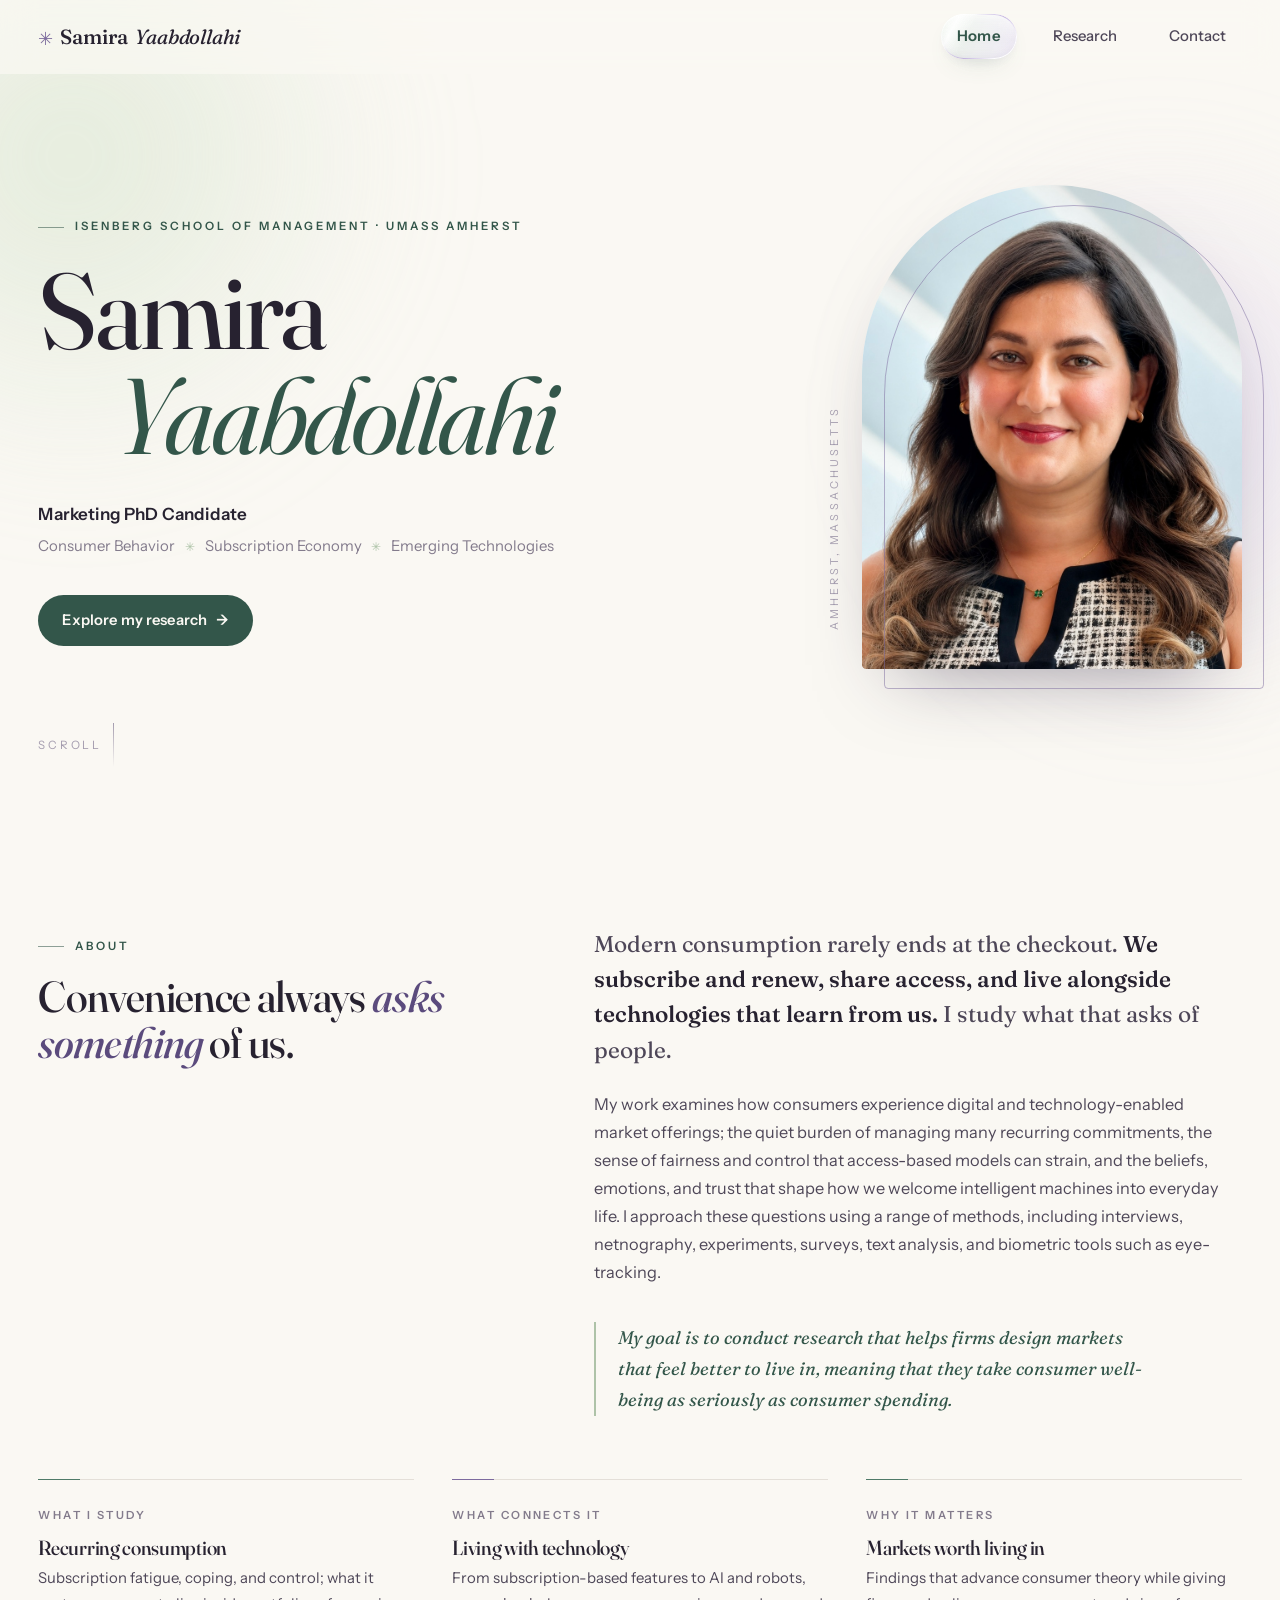
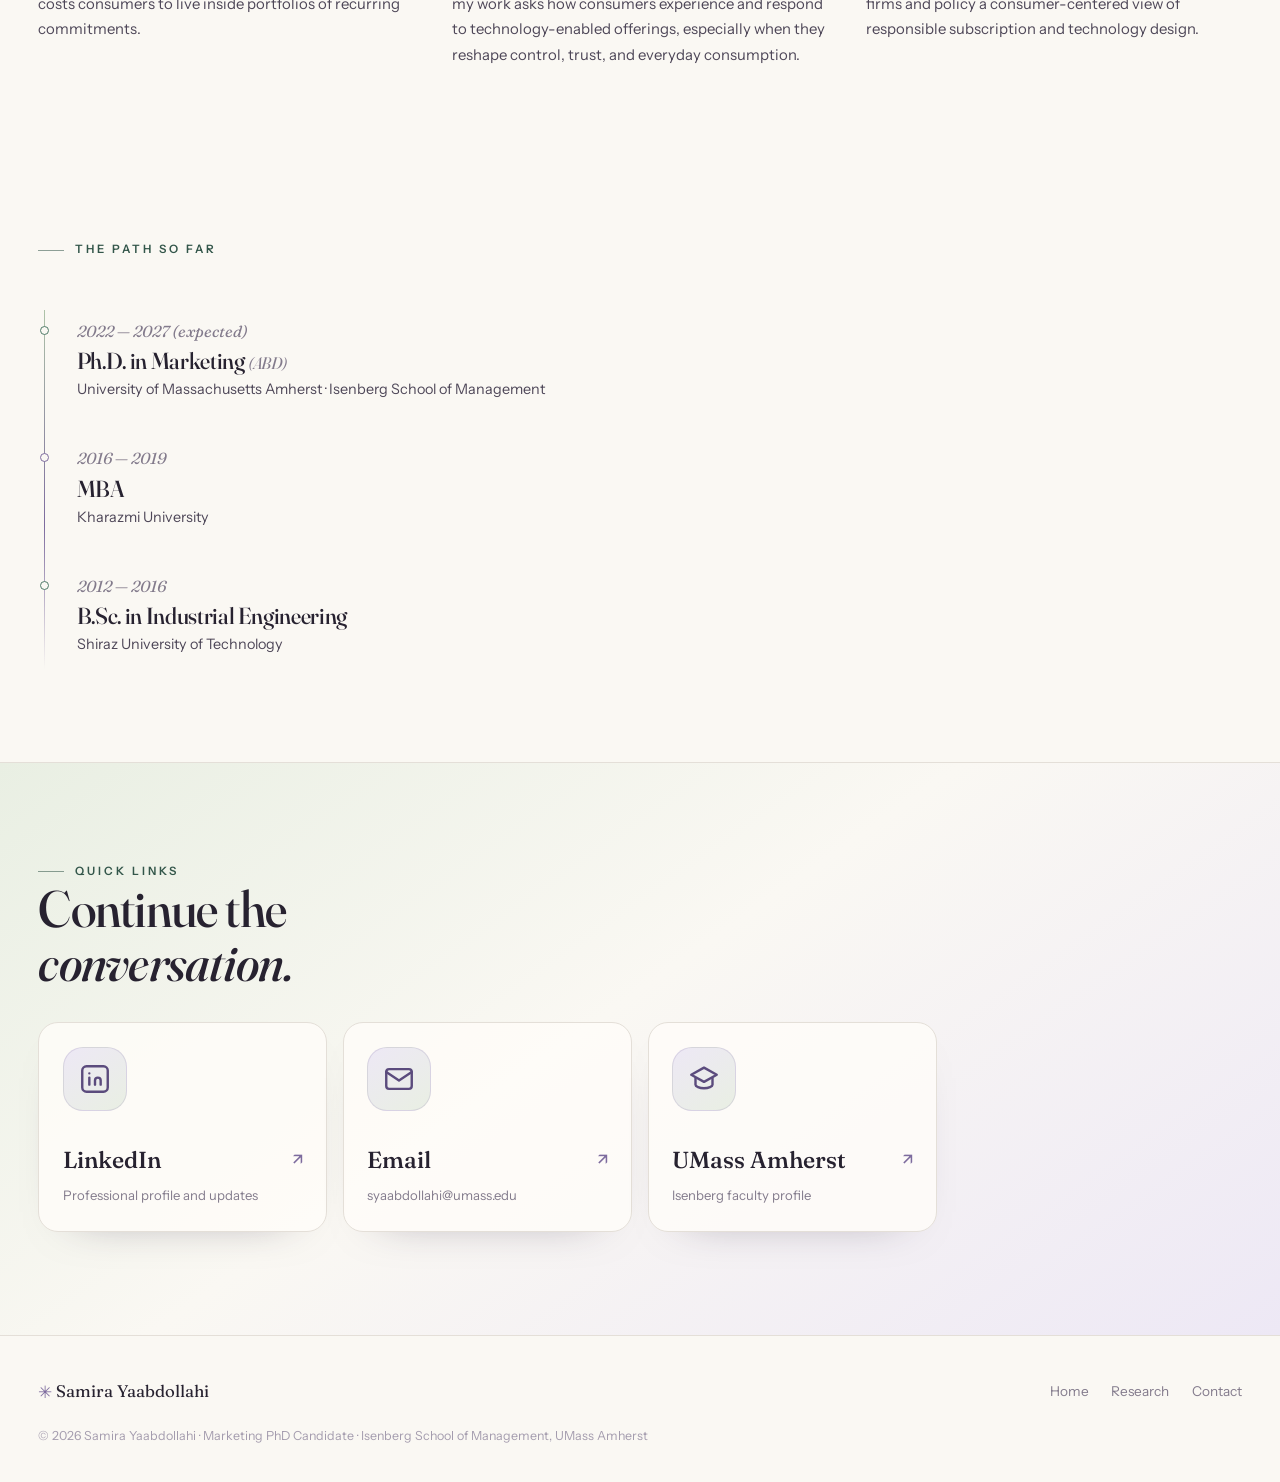
<file: index.html>
<!doctype html>
<html lang="en">
<head>
  <meta charset="utf-8" />
  <meta name="viewport" content="width=device-width, initial-scale=1" />
  <script>document.documentElement.classList.add('js');</script>

  <title>Samira Yaabdollahi — Marketing PhD Candidate, UMass Amherst</title>
  <meta name="description" content="Samira Yaabdollahi is a Marketing PhD candidate at the Isenberg School of Management, UMass Amherst, studying the subscription economy, consumer behavior, and emerging technologies." />
  <meta name="author" content="Samira Yaabdollahi" />
  <!-- [EDIT] set the live URL once the site is deployed to GitHub Pages -->
  <meta property="og:title" content="Samira Yaabdollahi — Marketing PhD Candidate" />
  <meta property="og:description" content="Research on the subscription economy, consumer behavior, and emerging technologies." />
  <meta property="og:type" content="website" />
  <meta property="og:url" content="https://[your-username].github.io/" />
  <!-- [FAVICON PLACEHOLDER] replace assets/images/favicon.svg with your own mark if you like -->
  <link rel="icon" href="assets/images/favicon.svg" type="image/svg+xml" />

  <link rel="preconnect" href="https://fonts.googleapis.com" />
  <link rel="preconnect" href="https://fonts.gstatic.com" crossorigin />
  <link href="https://fonts.googleapis.com/css2?family=Fraunces:ital,opsz,wght@0,9..144,300..700;1,9..144,300..700&family=Instrument+Sans:ital,wght@0,400..700;1,400..700&display=swap" rel="stylesheet" />
  <link rel="stylesheet" href="assets/css/main.css" />
</head>
<body class="page-home">

  <!-- ===================== HEADER ===================== -->
  <header class="site-header">
    <div class="header-inner">
      <a class="wordmark" href="index.html"><span class="mark">✳</span>Samira <em>Yaabdollahi</em></a>

      <nav class="nav-links" aria-label="Primary">
  <a href="index.html">Home</a>
  <a href="research.html">Research</a>
  <a href="contact.html">Contact</a>
</nav>

      <button class="menu-btn" aria-label="Open menu" aria-expanded="false"><span></span><span></span></button>
    </div>
  </header>

  <!-- mobile menu -->
  <nav class="mobile-menu" aria-label="Mobile">
  <a class="mm-link" href="index.html">Home <small>01</small></a>
  <a class="mm-link" href="research.html">Research <small>02</small></a>
  <a class="mm-link" href="contact.html">Contact <small>03</small></a>
</nav>
  <div id="page">
  <main>

    <!-- ===================== HERO ===================== -->
    <section class="hero">
      <div class="blob blob-sage" style="width:560px;height:560px;top:-8%;left:-12%" data-parallax="0.05"></div>
      <div class="blob blob-lav" style="width:520px;height:520px;top:22%;right:-10%" data-parallax="0.1"></div>

      <div class="wrap hero-grid">
        <div class="hero-name">
          <span class="kicker hero-hello" data-reveal>Isenberg School of Management · UMass Amherst</span>
          <h1 data-reveal style="--d:.08s">Samira<span class="l2">Yaabdollahi</span></h1>
          <div class="hero-role" data-reveal style="--d:.16s">
            <p class="r1">Marketing PhD Candidate</p>
            <p class="r2">Consumer Behavior <span class="mark">✳</span> Subscription Economy <span class="mark">✳</span> Emerging Technologies</p>
          </div>
          <div class="hero-ctas" data-reveal style="--d:.24s">
            <a class="btn btn-solid" href="research.html">Explore my research <span class="arr">→</span></a>
          </div>
        </div>

        <div class="hero-portrait" data-reveal="right" style="--d:.12s">
          <div class="portrait-frame" aria-hidden="true"></div>
          <span class="portrait-caption">Amherst, Massachusetts</span>
          <!-- ============================================================
               [PORTRAIT PLACEHOLDER — samira-portrait.jpg]
               Replace this .ph block with:
               <div class="portrait-arch">
                 <img src="assets/images/samira-portrait.jpg"
                      alt="Portrait of Samira Yaabdollahi"
                      style="width:100%;height:100%;object-fit:cover" />
               </div>
               Recommended: a 4:5 portrait, at least 900px wide.
               ============================================================ -->
          <div class="portrait-arch">
            <img src="assets/images/samira-portrait.PNG"
             alt="Portrait of Samira Yaabdollahi"
             style="width:100%;height:100%;object-fit:cover" />
          </div>
        </div>
      </div>

      <div class="wrap"><span class="hero-scrollcue">Scroll</span></div>
    </section>

    <!-- ===================== INTRO ===================== -->
    <section class="section">
      <div class="wrap intro-grid">
        <div class="intro-left" data-reveal>
          <span class="kicker">About</span>
          <h2>Convenience always <em>asks something</em> of us.</h2>
        </div>
        <div data-reveal style="--d:.1s">
          <p class="intro-lede">Modern consumption rarely ends at the checkout. <strong>We subscribe and renew, share access, and live alongside technologies that learn from us.</strong> I study what that asks of people.</p>
          <p class="intro-body">My work examines how consumers experience digital and technology-enabled market offerings; the quiet burden of managing many recurring commitments, the sense of fairness and control that access-based models can strain, and the beliefs, emotions, and trust that shape how we welcome intelligent machines into everyday life. I approach these questions using a range of methods, including interviews, netnography, experiments, surveys, text analysis, and biometric tools such as eye-tracking.</p>
          <p class="intro-thesis">My goal is to conduct research that helps firms design markets that feel better to live in, meaning that they take consumer well-being as seriously as consumer spending.</p>
        </div>
      </div>

      <div class="wrap frags">
        <div class="frag" data-reveal>
          <span class="f-k">What I study</span>
          <h3>Recurring consumption</h3>
          <p>Subscription fatigue, coping, and control; what it costs consumers to live inside portfolios of recurring commitments.</p>
        </div>
        <div class="frag" data-reveal style="--d:.12s">
          <span class="f-k">What connects it</span>
          <h3>Living with technology</h3>
          <p>From subscription-based features to AI and robots, my work asks how consumers experience and respond to technology-enabled offerings, especially when they reshape control, trust, and everyday consumption.</p>
        </div>
        <div class="frag" data-reveal style="--d:.24s">
          <span class="f-k">Why it matters</span>
          <h3>Markets worth living in</h3>
          <p>Findings that advance consumer theory while giving firms and policy a consumer-centered view of responsible subscription and technology design.</p>
        </div>
      </div>
    </section>


    <!-- ===================== EDUCATION + COMMITTEE ===================== -->
    <section class="section">
      <div class="wrap">
        <span class="kicker" data-reveal>The path so far</span>
        <div class="edu-wrap" style="margin-top:2.4rem">
          <div class="edu-line">
            <div class="edu-item" data-reveal>
              <span class="e-yr">2022 — 2027 (expected)</span>
              <h3>Ph.D. in Marketing <span class="serif-i" style="color:var(--muted);font-size:.72em">(ABD)</span></h3>
              <p class="e-place">University of Massachusetts Amherst · Isenberg School of Management</p>
            </div>
            <div class="edu-item" data-reveal style="--d:.1s">
              <span class="e-yr">2016 — 2019</span>
              <h3>MBA</h3>
              <p class="e-place">Kharazmi University</p>
            </div>
            <div class="edu-item" data-reveal style="--d:.2s">
              <span class="e-yr">2012 — 2016</span>
              <h3>B.Sc. in Industrial Engineering</h3>
              <p class="e-place">Shiraz University of Technology</p>
            </div>
          </div>

        </div>
      </div>
    </section>

    <!-- ===================== QUICK LINKS CLOSING ===================== -->
    <section class="quick-closing">
      <div class="wrap">
        <div class="quick-closing-head" data-reveal>
          <div><span class="kicker">Quick links</span><h2>Continue the <em>conversation.</em></h2></div>
        </div>
        <div class="quick-grid" data-reveal>
          <a class="quick-card" href="https://www.linkedin.com/in/samirayaabdollahi/">
            <span class="quick-icon" aria-hidden="true"><svg viewBox="0 0 24 24" fill="none" stroke="currentColor" stroke-width="1.7" stroke-linecap="round" stroke-linejoin="round"><rect x="3" y="3" width="18" height="18" rx="3"/><path d="M8 11v5M8 8v.01M12 16v-3a2 2 0 0 1 4 0v3"/></svg></span>
            <span><span class="q-label">LinkedIn</span><span class="q-desc">Professional profile and updates</span></span>
          </a>
          <a class="quick-card" href="mailto:syaabdollahi@umass.edu">
            <span class="quick-icon" aria-hidden="true"><svg viewBox="0 0 24 24" fill="none" stroke="currentColor" stroke-width="1.7" stroke-linecap="round" stroke-linejoin="round"><rect x="3" y="5" width="18" height="14" rx="2"/><path d="m3 7 9 6 9-6"/></svg></span>
            <span><span class="q-label">Email</span><span class="q-desc">syaabdollahi@umass.edu</span></span>
          </a>
          <a class="quick-card" href="https://www.isenberg.umass.edu/people/samira-yaabdollahi">
            <span class="quick-icon" aria-hidden="true"><svg viewBox="0 0 24 24" fill="none" stroke="currentColor" stroke-width="1.7" stroke-linecap="round" stroke-linejoin="round"><path d="m12 4 9 5-9 5-9-5z"/><path d="M6 11.5V16c0 1.2 2.7 2.5 6 2.5s6-1.3 6-2.5v-4.5"/></svg></span>
            <span><span class="q-label">UMass Amherst</span><span class="q-desc">Isenberg faculty profile</span></span>
          </a>
        </div>
      </div>
    </section>
  </main>

  <!-- ===================== FOOTER ===================== -->
  <footer class="site-footer">
    <div class="wrap foot-inner">
      <span class="foot-name"><span class="mark">✳</span> Samira Yaabdollahi</span>
      <div class="foot-links">
  <a href="index.html">Home</a>
  <a href="research.html">Research</a>
  <a href="contact.html">Contact</a>
</div>
      <p class="foot-copy">© <span data-year></span> Samira Yaabdollahi · Marketing PhD Candidate · Isenberg School of Management, UMass Amherst</p>
    </div>
  </footer>
  </div><!-- /#page -->

  <script src="assets/js/main.js"></script>
</body>
</html>
</file>
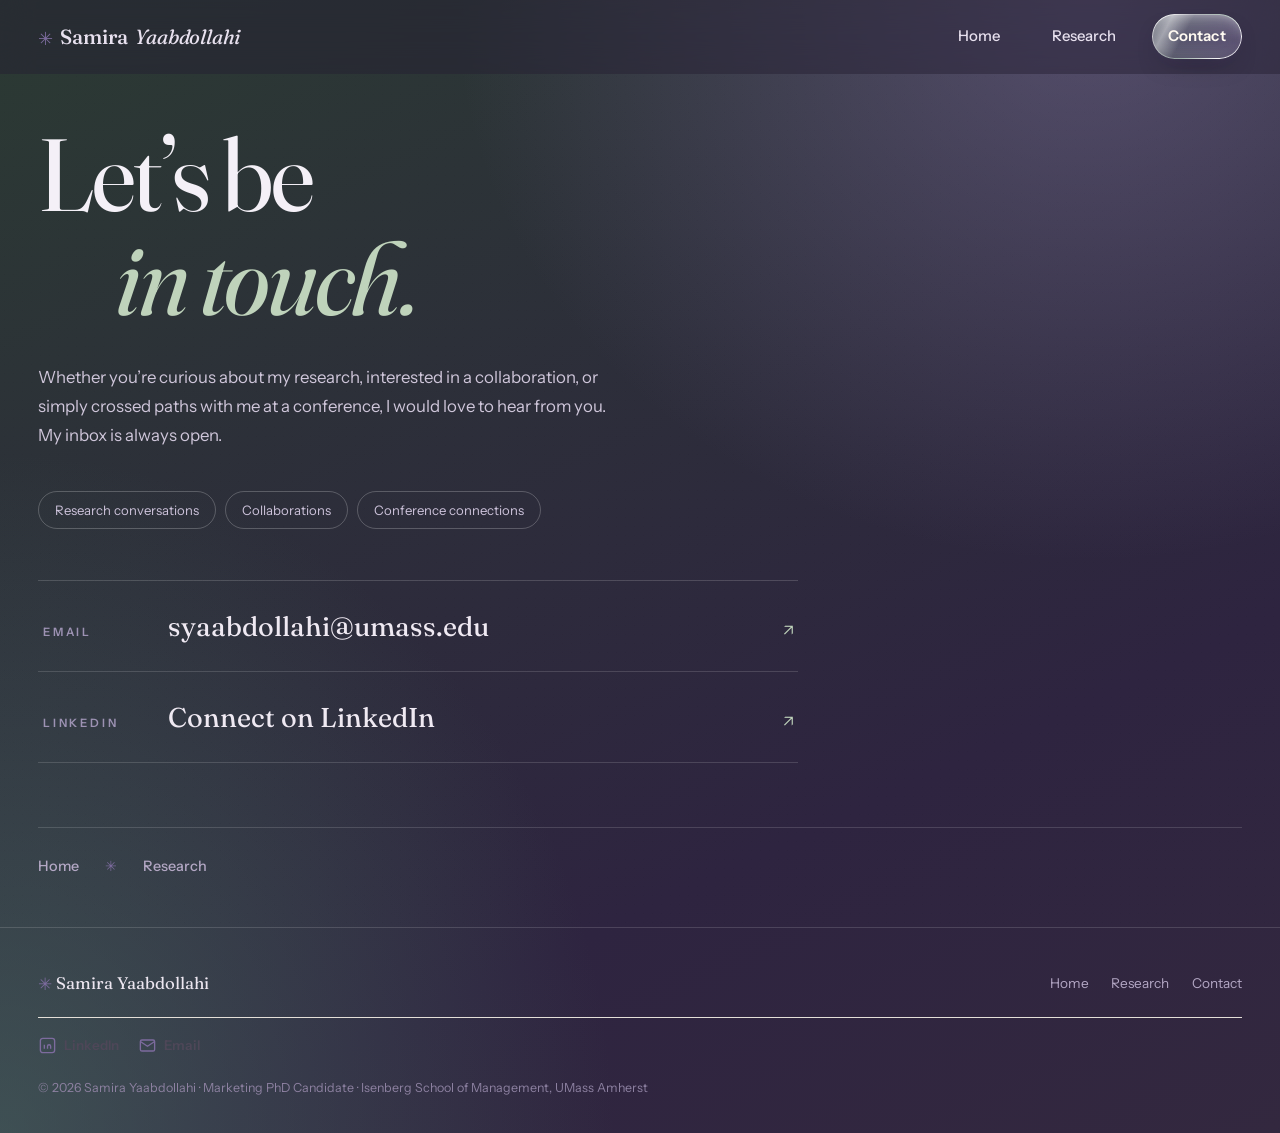
<file: contact.html>
<!doctype html>
<html lang="en">

<head>
  <meta charset="utf-8" />
  <meta name="viewport" content="width=device-width, initial-scale=1" />

  <script>
    document.documentElement.classList.add('js');
  </script>

  <title>Contact — Samira Yaabdollahi</title>

  <meta
    name="description"
    content="Get in touch with Samira Yaabdollahi for research conversations, collaborations, and conference connections."
  />

  <meta name="author" content="Samira Yaabdollahi" />

  <meta
    property="og:title"
    content="Contact — Samira Yaabdollahi"
  />

  <meta
    property="og:description"
    content="Let's be in touch — email or connect with me on LinkedIn."
  />

  <meta property="og:type" content="website" />

  <meta
    property="og:url"
    content="https://[your-username].github.io/contact.html"
  />

  <link
    rel="icon"
    href="assets/images/favicon.svg"
    type="image/svg+xml"
  />

  <link
    rel="preconnect"
    href="https://fonts.googleapis.com"
  />

  <link
    rel="preconnect"
    href="https://fonts.gstatic.com"
    crossorigin
  />

  <link
    href="https://fonts.googleapis.com/css2?family=Fraunces:ital,opsz,wght@0,9..144,300..700;1,9..144,300..700&family=Instrument+Sans:ital,wght@0,400..700;1,400..700&display=swap"
    rel="stylesheet"
  />

  <link
    rel="stylesheet"
    href="assets/css/main.css"
  />

</head>


<body class="page-contact">


  <!-- ===================== HEADER ===================== -->

  <header class="site-header">

    <div class="header-inner">

      <a
        class="wordmark"
        href="index.html"
      >
        <span class="mark">✳</span>
        Samira <em>Yaabdollahi</em>
      </a>


      <nav
        class="nav-links"
        aria-label="Primary"
      >
        <a href="index.html">Home</a>
        <a href="research.html">Research</a>
        <a href="contact.html">Contact</a>
      </nav>


      <button
        class="menu-btn"
        aria-label="Open menu"
        aria-expanded="false"
      >
        <span></span>
        <span></span>
      </button>

    </div>

  </header>



  <!-- ===================== MOBILE MENU ===================== -->

  <nav
    class="mobile-menu"
    aria-label="Mobile"
  >

    <a
      class="mm-link"
      href="index.html"
    >
      Home <small>01</small>
    </a>

    <a
      class="mm-link"
      href="research.html"
    >
      Research <small>02</small>
    </a>

    <a
      class="mm-link"
      href="contact.html"
    >
      Contact <small>03</small>
    </a>

  </nav>



  <div id="page">

    <main>


      <!-- ===================== CONTACT ===================== -->

      <section class="contact-hero grain">

        <div class="wrap">


          <h1 data-reveal>
            Let’s be <em>in touch.</em>
          </h1>


          <p
            class="contact-lede"
            data-reveal
            style="--d:.1s"
          >
            Whether you’re curious about my research, interested in a
            collaboration, or simply crossed paths with me at a conference,
            I would love to hear from you. My inbox is always open.
          </p>



          <!-- CONTACT TOPICS -->

          <div
            class="contact-topics"
            data-reveal
            style="--d:.16s"
          >

            <span>Research conversations</span>
            <span>Collaborations</span>
            <span>Conference connections</span>

          </div>



          <!-- CONTACT OPTIONS -->

          <div
            class="contact-rows"
            data-reveal
            style="--d:.22s"
          >


            <!-- EMAIL -->

            <a href="mailto:syaabdollahi@umass.edu">

              <span class="c-k">
                Email
              </span>

              <span class="c-v">
                syaabdollahi@umass.edu
              </span>

              <span class="c-arr">
                ↗
              </span>

            </a>



            <!-- LINKEDIN -->

            <a
              href="https://www.linkedin.com/in/samirayaabdollahi/"
              target="_blank"
              rel="noopener noreferrer"
            >

              <span class="c-k">
                LinkedIn
              </span>

              <span class="c-v">
                Connect on LinkedIn
              </span>

              <span class="c-arr">
                ↗
              </span>

            </a>


          </div>



          <!-- ===================== BOTTOM NAVIGATION ===================== -->

          <nav
            class="contact-footnav"
            data-reveal
            style="--d:.3s"
            aria-label="All pages"
          >

            <a href="index.html">
              Home
            </a>

            <span class="mark">
              ✳
            </span>

            <a href="research.html">
              Research
            </a>

          </nav>


        </div>

      </section>

    </main>



    <!-- ===================== FOOTER ===================== -->

    <footer class="site-footer">

      <div class="wrap foot-inner">


        <span class="foot-name">
          <span class="mark">✳</span>
          Samira Yaabdollahi
        </span>



        <div class="foot-links">

          <a href="index.html">
            Home
          </a>

          <a href="research.html">
            Research
          </a>

          <a href="contact.html">
            Contact
          </a>

        </div>



        <div
          class="foot-resources"
          aria-label="Profile and contact links"
        >


          <!-- LINKEDIN -->

          <a
            href="https://www.linkedin.com/in/samirayaabdollahi/"
            target="_blank"
            rel="noopener noreferrer"
          >

            <svg
              aria-hidden="true"
              viewBox="0 0 24 24"
              fill="none"
              stroke="currentColor"
              stroke-width="1.7"
            >
              <rect
                x="3"
                y="3"
                width="18"
                height="18"
                rx="3"
              />

              <path
                d="M8 11v5M8 8v.01M12 16v-3a2 2 0 0 1 4 0v3"
              />
            </svg>

            LinkedIn

          </a>



          <!-- EMAIL -->

          <a href="mailto:syaabdollahi@umass.edu">

            <svg
              aria-hidden="true"
              viewBox="0 0 24 24"
              fill="none"
              stroke="currentColor"
              stroke-width="1.7"
            >

              <rect
                x="3"
                y="5"
                width="18"
                height="14"
                rx="2"
              />

              <path
                d="m3 7 9 6 9-6"
              />

            </svg>

            Email

          </a>


        </div>



        <p class="foot-copy">

          © <span data-year></span>
          Samira Yaabdollahi · Marketing PhD Candidate ·
          Isenberg School of Management, UMass Amherst

        </p>


      </div>

    </footer>


  </div><!-- /#page -->


  <script src="assets/js/main.js"></script>


</body>

</html>
</file>
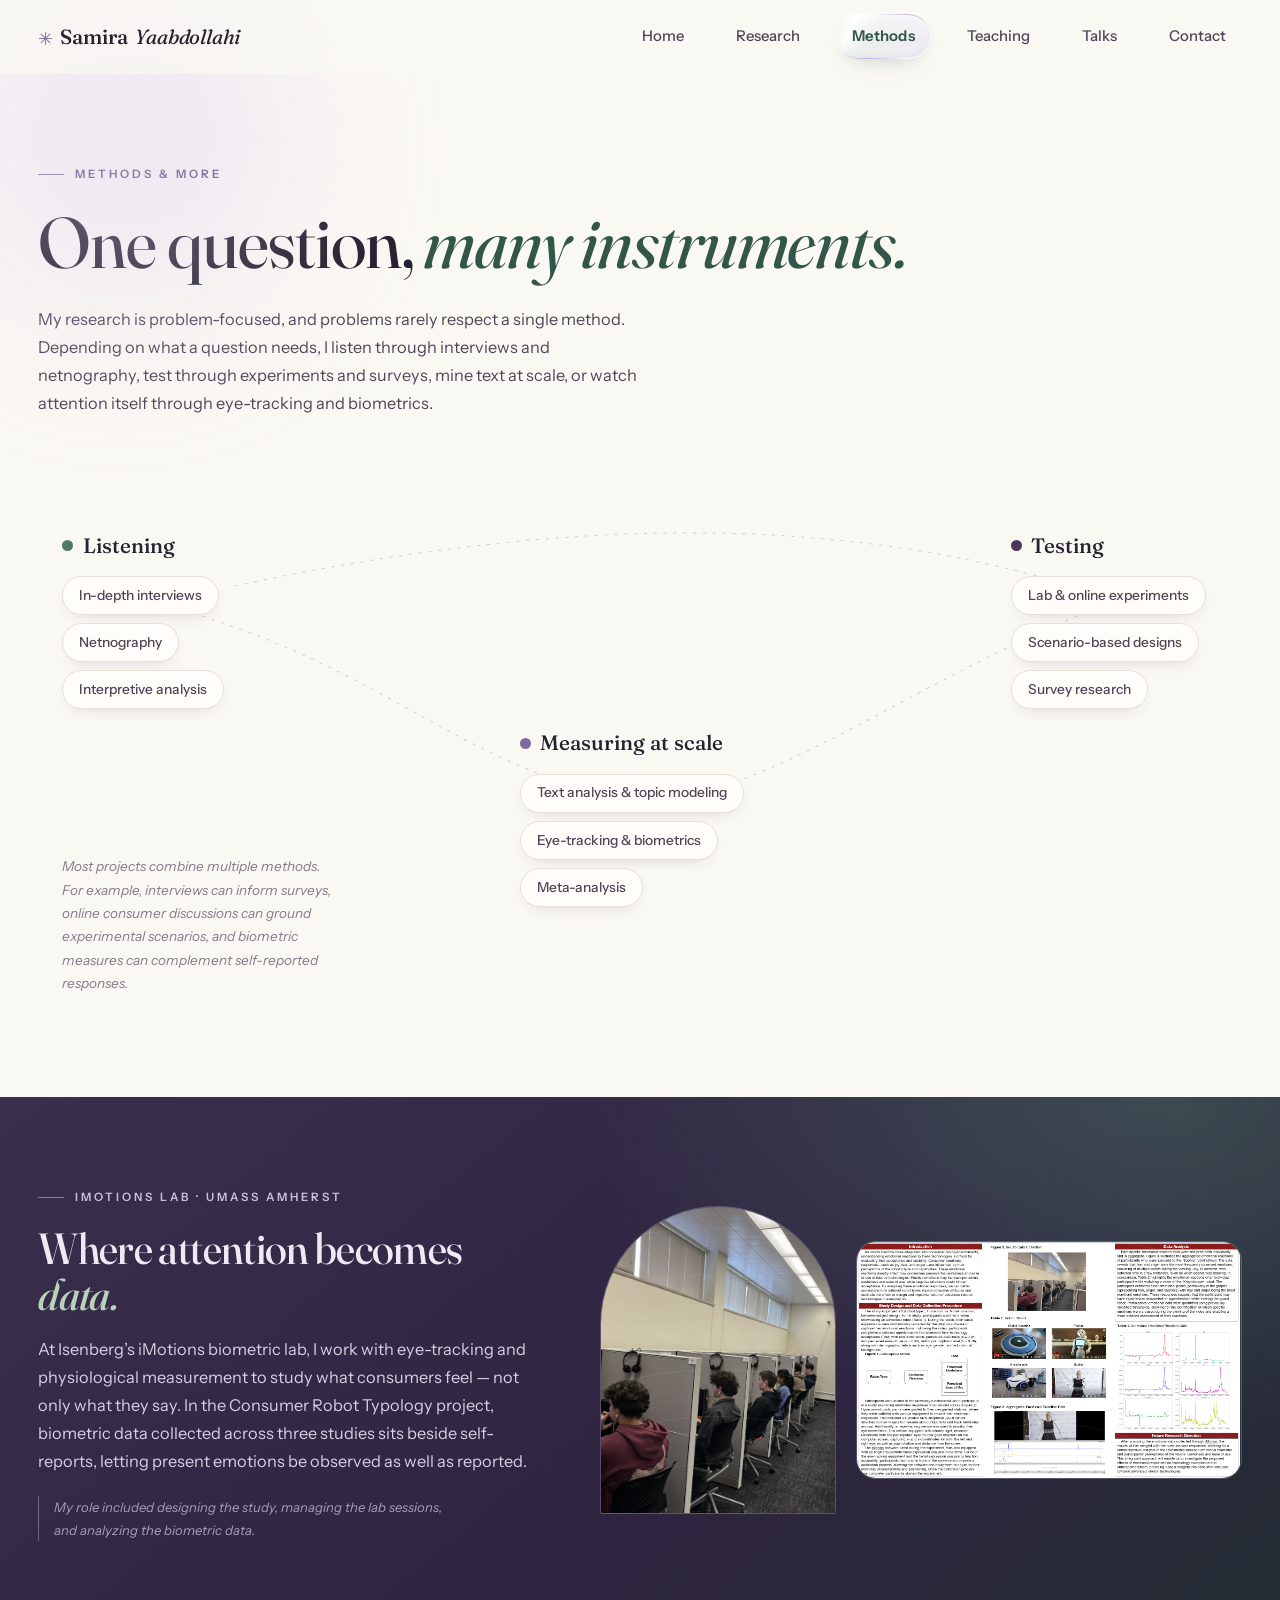
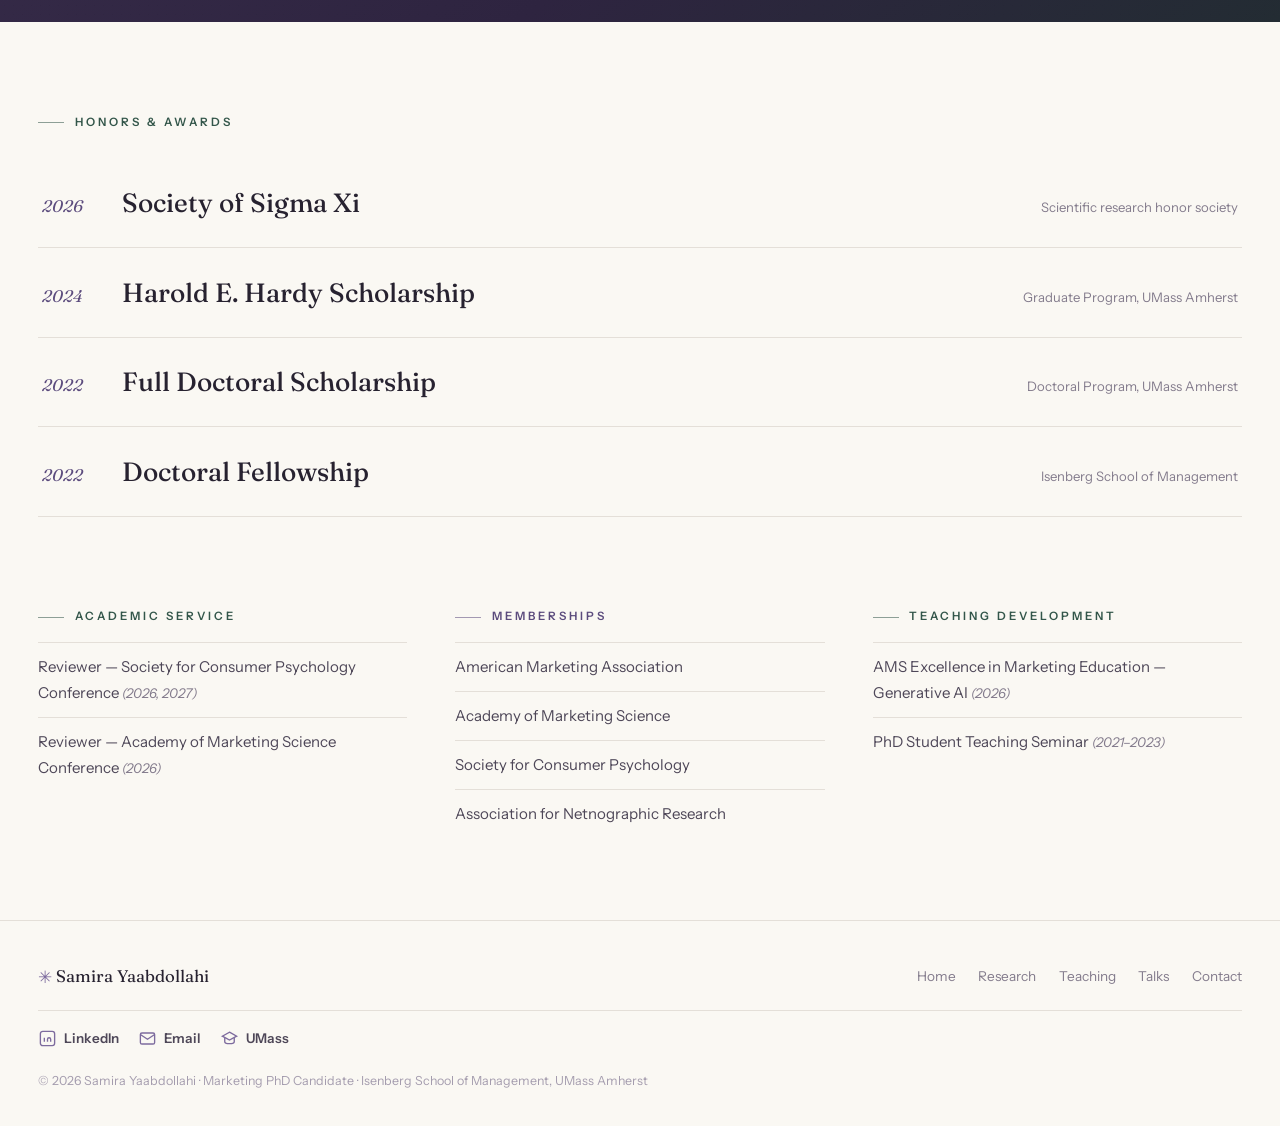
<file: methods.html>
<!doctype html>
<html lang="en">
<head>
  <meta charset="utf-8" />
  <meta name="viewport" content="width=device-width, initial-scale=1" />
  <script>document.documentElement.classList.add('js');</script>

  <title>Methods &amp; More — Samira Yaabdollahi</title>
  <meta name="description" content="Samira Yaabdollahi's research toolkit — qualitative, experimental, computational, and biometric methods — plus the iMotions Lab, honors, service, and memberships." />
  <meta name="author" content="Samira Yaabdollahi" />
  <meta property="og:title" content="Methods &amp; More — Samira Yaabdollahi" />
  <meta property="og:description" content="A multi-method toolkit, from depth interviews to eye-tracking." />
  <meta property="og:type" content="website" />
  <meta property="og:url" content="https://[your-username].github.io/methods.html" />
  <link rel="icon" href="assets/images/favicon.svg" type="image/svg+xml" />

  <link rel="preconnect" href="https://fonts.googleapis.com" />
  <link rel="preconnect" href="https://fonts.gstatic.com" crossorigin />
  <link href="https://fonts.googleapis.com/css2?family=Fraunces:ital,opsz,wght@0,9..144,300..700;1,9..144,300..700&family=Instrument+Sans:ital,wght@0,400..700;1,400..700&display=swap" rel="stylesheet" />
  <link rel="stylesheet" href="assets/css/main.css" />
</head>
<body class="page-methods">

  <header class="site-header">
    <div class="header-inner">
      <a class="wordmark" href="index.html"><span class="mark">✳</span>Samira <em>Yaabdollahi</em></a>
      <nav class="nav-links" aria-label="Primary">
        <a href="index.html">Home</a>
        <a href="research.html">Research</a>
        <a href="methods.html">Methods</a>
        <a href="teaching.html">Teaching</a>
        <a href="talks.html">Talks</a>
        <a href="contact.html">Contact</a>
      </nav>
      <button class="menu-btn" aria-label="Open menu" aria-expanded="false"><span></span><span></span></button>
    </div>
  </header>

  <nav class="mobile-menu" aria-label="Mobile">
    <a class="mm-link" href="index.html">Home <small>01</small></a>
    <a class="mm-link" href="research.html">Research <small>02</small></a>
    <a class="mm-link" href="methods.html">Methods <small>03</small></a>
    <a class="mm-link" href="teaching.html">Teaching <small>04</small></a>
    <a class="mm-link" href="talks.html">Talks <small>05</small></a>
    <a class="mm-link" href="contact.html">Contact <small>06</small></a>
  </nav>

  <div id="page">
  <main>

    <!-- ===================== PAGE HERO ===================== -->
    <section class="page-hero">
      <div class="blob blob-lav" style="width:460px;height:460px;top:-15%;left:-10%" data-parallax="0.05"></div>
      <div class="wrap">
        <span class="kicker k-violet" data-reveal>Methods &amp; More</span>
        <h1 data-reveal style="--d:.08s;margin-top:1.2rem">One question, <em class="serif-i" style="color:var(--euca-ink)">many instruments.</em></h1>
        <p class="ph-sub" data-reveal style="--d:.16s">My research is problem-focused, and problems rarely respect a single method. Depending on what a question needs, I listen through interviews and netnography, test through experiments and surveys, mine text at scale, or watch attention itself through eye-tracking and biometrics.</p>
      </div>
    </section>

    <!-- ===================== THE CONSTELLATION ===================== -->
    <section class="section" style="padding-top:1rem">
      <div class="wrap const" aria-label="Research methods, grouped">
        <!-- dotted connective threads between the three clusters -->
        <svg class="const-lines" viewBox="0 0 1100 520" preserveAspectRatio="none" aria-hidden="true">
          <path d="M150,120 C320,180 380,260 520,300" />
          <path d="M950,120 C800,190 720,260 600,300" />
          <path d="M180,90 C480,20 720,20 930,85" />
        </svg>

        <div class="cluster cl-green" data-reveal>
          <span class="c-hub">Listening</span>
          <span class="node">In-depth interviews</span>
          <span class="node">Netnography</span>
          <span class="node">Interpretive analysis</span>
        </div>

        <div class="cluster cl-plum" data-reveal style="--d:.12s">
          <span class="c-hub">Testing</span>
          <span class="node">Lab &amp; online experiments</span>
          <span class="node">Scenario-based designs</span>
          <span class="node">Survey research</span>
        </div>

        <div class="cluster cl-violet" data-reveal style="--d:.24s">
          <span class="c-hub">Measuring at scale</span>
          <span class="node">Text analysis &amp; topic modeling</span>
          <span class="node">Eye-tracking &amp; biometrics</span>
          <span class="node">Meta-analysis</span>
        </div>

        <p class="const-note" data-reveal style="--d:.3s">Most projects combine multiple methods. For example, interviews can inform surveys, online consumer discussions can ground experimental scenarios, and biometric measures can complement self-reported responses.</p>
      </div>
    </section>

    <!-- ===================== IMOTIONS LAB ===================== -->
    <section class="section lab grain">
      <div class="wrap lab-grid">
        <div data-reveal>
          <span class="kicker">iMotions Lab · UMass Amherst</span>
          <h2>Where attention becomes <em>data.</em></h2>
          <p>At Isenberg’s iMotions biometric lab, I work with eye-tracking and physiological measurement to study what consumers feel — not only what they say. In the Consumer Robot Typology project, biometric data collected across three studies sits beside self-reports, letting present emotions be observed as well as reported.</p>
          <p class="lab-note">My role included designing the study, managing the lab sessions, and analyzing the biometric data.</p>
        </div>
        <div class="lab-photos" data-reveal style="--d:.14s">
          <div class="ph">
  <img
    src="assets/images/imotions-lab-01.jpg"
    alt="Student participating in an iMotions eye-tracking experiment"
    style="width:100%;height:100%;object-fit:cover;"
  />
</div>

<div class="ph lab-poster">
  <img
    src="assets/images/imotions-lab-02.jpg"
    alt="iMotions laboratory equipment"
    style="width:100%;height:100%;object-fit:contain;"
  />
</div>
          </div>
      </div>
    </section>

    <!-- ===================== HONORS ===================== -->
    <section class="section">
      <div class="wrap">
        <span class="kicker" data-reveal>Honors &amp; Awards</span>
        <ul class="honors" style="margin-top:1.6rem">
          <li data-reveal><span class="h-yr">2026</span><span class="h-name">Society of Sigma Xi</span><span class="h-org">Scientific research honor society</span></li>
          <li data-reveal style="--d:.06s"><span class="h-yr">2024</span><span class="h-name">Harold E. Hardy Scholarship</span><span class="h-org">Graduate Program, UMass Amherst</span></li>
          <li data-reveal style="--d:.12s"><span class="h-yr">2022</span><span class="h-name">Full Doctoral Scholarship</span><span class="h-org">Doctoral Program, UMass Amherst</span></li>
          <li data-reveal style="--d:.18s"><span class="h-yr">2022</span><span class="h-name">Doctoral Fellowship</span><span class="h-org">Isenberg School of Management</span></li>
        </ul>
      </div>
    </section>

    <!-- ===================== SERVICE · MEMBERSHIPS · TRAINING ===================== -->
    <section class="section" style="padding-top:0">
      <div class="wrap tricol">
        <div data-reveal>
          <span class="kicker">Academic service</span>
          <ul>
            <li>Reviewer — Society for Consumer Psychology Conference <i>(2026, 2027)</i></li>
            <li>Reviewer — Academy of Marketing Science Conference <i>(2026)</i></li>
          </ul>
        </div>
        <div data-reveal style="--d:.1s">
          <span class="kicker k-violet">Memberships</span>
          <ul>
            <li>American Marketing Association</li>
            <li>Academy of Marketing Science</li>
            <li>Society for Consumer Psychology</li>
            <li>Association for Netnographic Research</li>
          </ul>
        </div>
        <div data-reveal style="--d:.2s">
          <span class="kicker">Teaching development</span>
          <ul>
            <li>AMS Excellence in Marketing Education — Generative AI <i>(2026)</i></li>
            <li>PhD Student Teaching Seminar <i>(2021–2023)</i></li>
          </ul>
        </div>
      </div>
    </section>

    <!-- ===================== CERTIFICATES GALLERY ===================== -->
    <section class="section" style="padding-top:0;display:none;">
      <div class="wrap">
        <span class="kicker k-violet" data-reveal>Certificates &amp; training records</span>
        <div class="certs" style="margin-top:1.6rem" data-reveal>
          <!-- [IMAGE PLACEHOLDER — cert-01.jpg] scanned certificate (e.g., AMS Generative AI workshop) -->
          <div class="ph"><div class="ph-tag"><svg viewBox="0 0 24 24" fill="none" stroke="currentColor" stroke-width="1.6"><rect x="4" y="3" width="16" height="18" rx="2"/><path d="M8 8h8M8 12h8M8 16h5"/></svg><span class="f">cert-01.jpg</span><span class="n">Scanned certificate</span></div></div>
          <!-- [IMAGE PLACEHOLDER — cert-02.jpg] -->
          <div class="ph"><div class="ph-tag"><svg viewBox="0 0 24 24" fill="none" stroke="currentColor" stroke-width="1.6"><rect x="4" y="3" width="16" height="18" rx="2"/><path d="M8 8h8M8 12h8M8 16h5"/></svg><span class="f">cert-02.jpg</span><span class="n">Scanned certificate</span></div></div>
          <!-- [IMAGE PLACEHOLDER — cert-03.jpg] -->
          <div class="ph"><div class="ph-tag"><svg viewBox="0 0 24 24" fill="none" stroke="currentColor" stroke-width="1.6"><rect x="4" y="3" width="16" height="18" rx="2"/><path d="M8 8h8M8 12h8M8 16h5"/></svg><span class="f">cert-03.jpg</span><span class="n">Scanned certificate</span></div></div>
        </div>
        <p class="certs-note" data-reveal>[PLACEHOLDER: add scans of certificates, licenses, or training records here — or remove this gallery if not needed. No credentials have been invented.]</p>
      </div>
    </section>
    
  </main>

  <footer class="site-footer">
    <div class="wrap foot-inner">
      <span class="foot-name"><span class="mark">✳</span> Samira Yaabdollahi</span>
      <div class="foot-links">
        <a href="index.html">Home</a>
        <a href="research.html">Research</a>
        <a href="teaching.html">Teaching</a>
        <a href="talks.html">Talks</a>
        <a href="contact.html">Contact</a>
      </div>
      <div class="foot-resources" aria-label="Profile and contact links">
        <a href="https://www.linkedin.com/in/samirayaabdollahi/"><svg aria-hidden="true" viewBox="0 0 24 24" fill="none" stroke="currentColor" stroke-width="1.7"><rect x="3" y="3" width="18" height="18" rx="3"/><path d="M8 11v5M8 8v.01M12 16v-3a2 2 0 0 1 4 0v3"/></svg>LinkedIn</a>
        <a href="mailto:syaabdollahi@umass.edu"><svg aria-hidden="true" viewBox="0 0 24 24" fill="none" stroke="currentColor" stroke-width="1.7"><rect x="3" y="5" width="18" height="14" rx="2"/><path d="m3 7 9 6 9-6"/></svg>Email</a>
        <a href="https://www.isenberg.umass.edu/people/samira-yaabdollahi"><svg aria-hidden="true" viewBox="0 0 24 24" fill="none" stroke="currentColor" stroke-width="1.7"><path d="m12 4 9 5-9 5-9-5z"/><path d="M6 11.5V16c0 1.2 2.7 2.5 6 2.5s6-1.3 6-2.5v-4.5"/></svg>UMass</a>
      </div>
      <p class="foot-copy">© <span data-year></span> Samira Yaabdollahi · Marketing PhD Candidate · Isenberg School of Management, UMass Amherst</p>
    </div>
  </footer>
  </div><!-- /#page -->

  <script src="assets/js/main.js"></script>
</body>
</html>
</file>
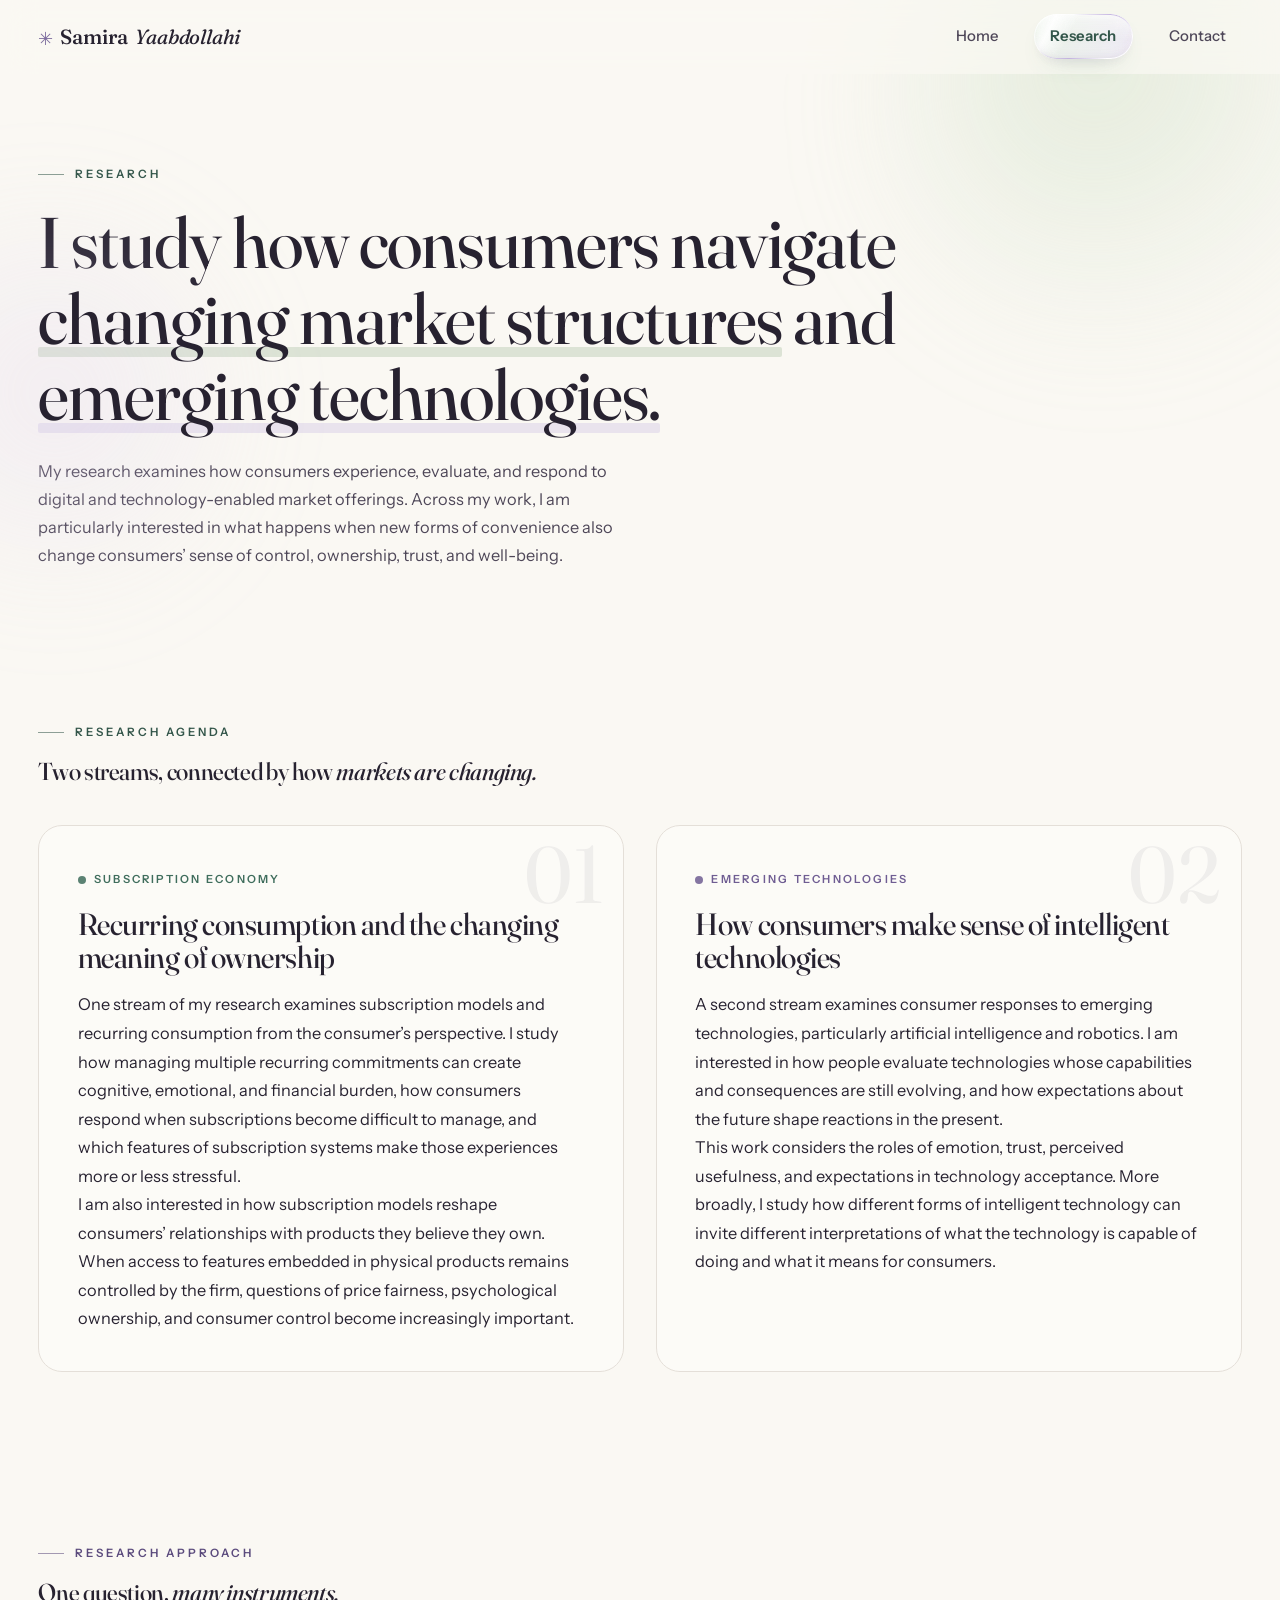
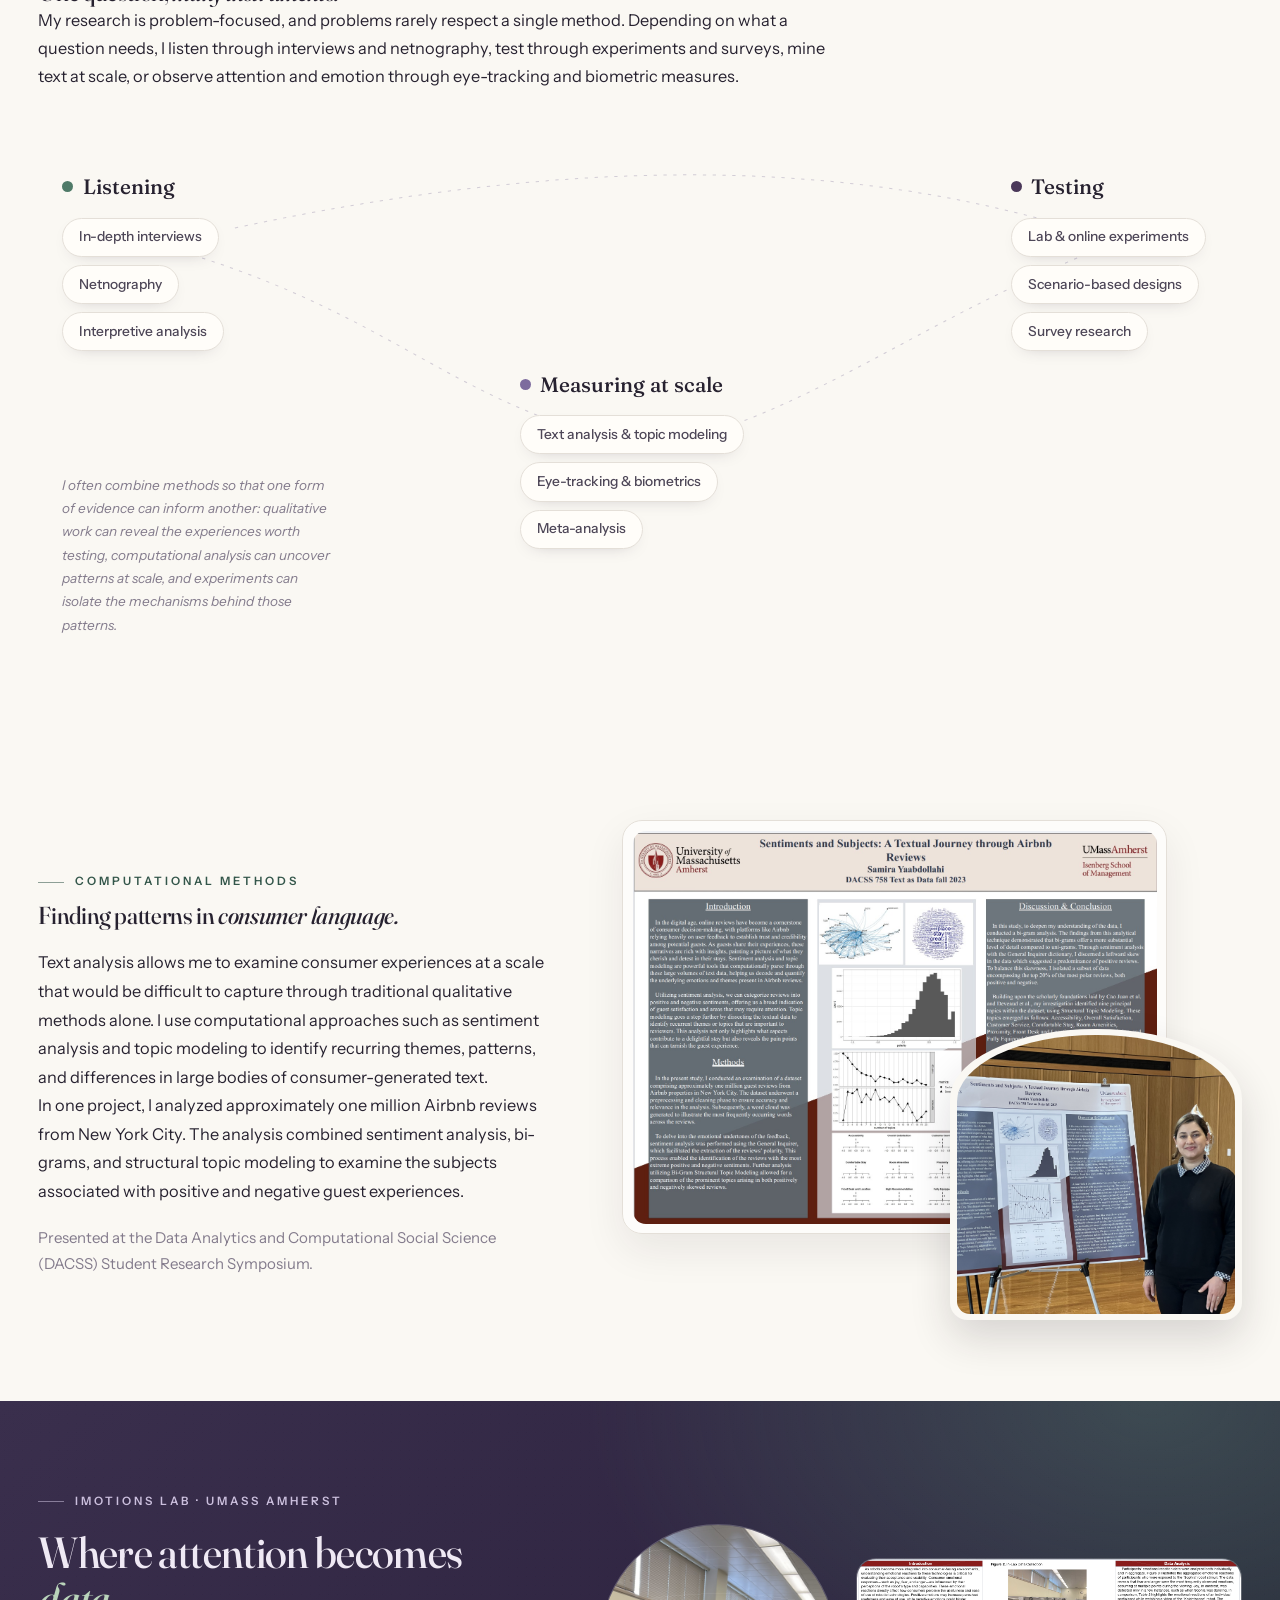
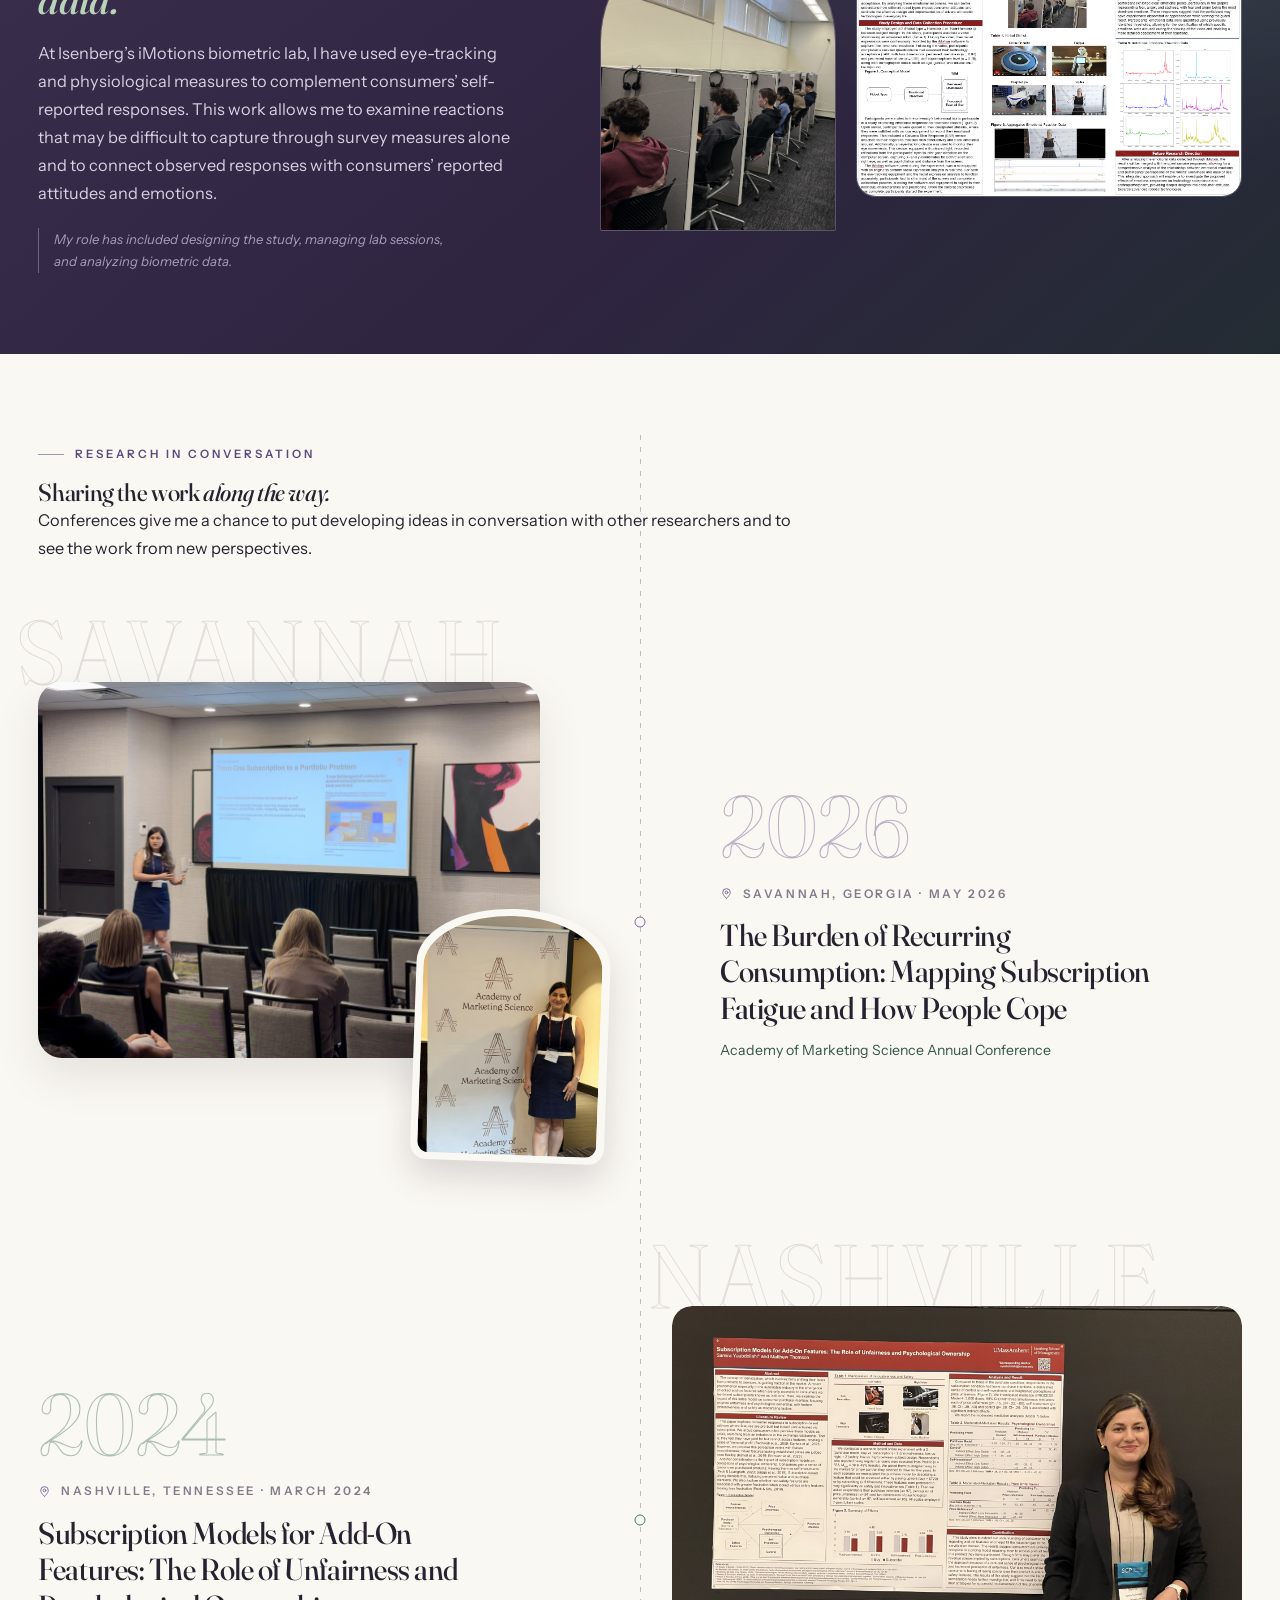
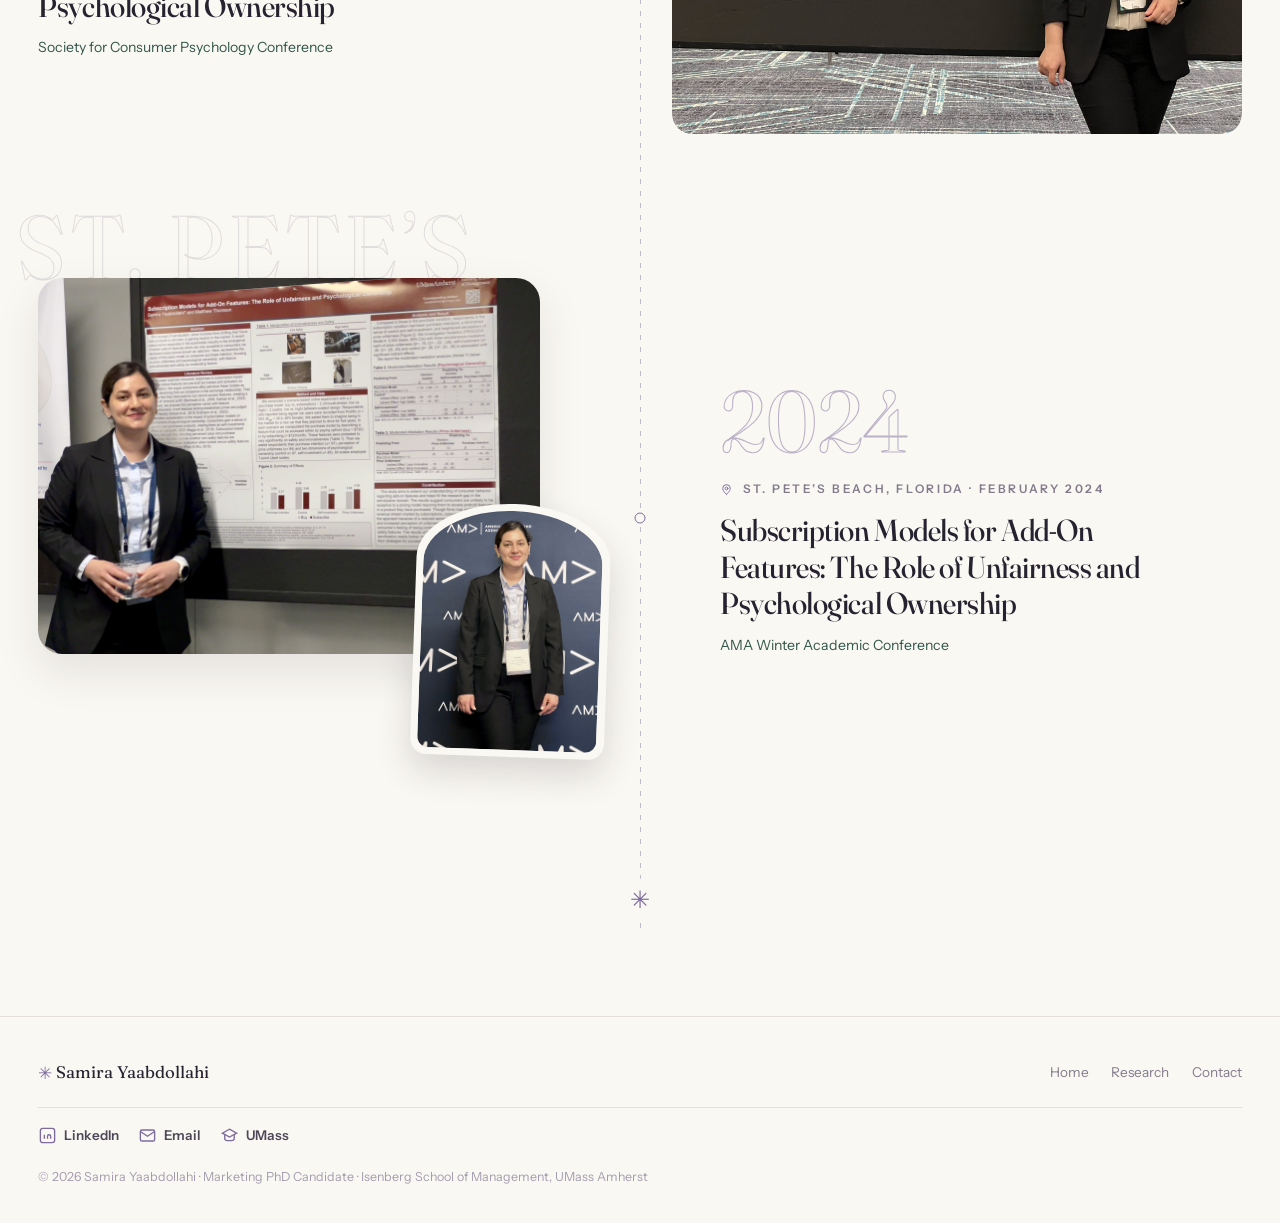
<file: research.html>
<!doctype html>
<html lang="en">
<head>
  <meta charset="utf-8" />
  <meta name="viewport" content="width=device-width, initial-scale=1" />
  <script>document.documentElement.classList.add('js');</script>

  <title>Research — Samira Yaabdollahi</title>
  <meta
    name="description"
    content="Samira Yaabdollahi's research on recurring consumption, subscription models, emerging technologies, and consumer responses to digital markets."
  />
  <meta name="author" content="Samira Yaabdollahi" />

  <meta property="og:title" content="Research — Samira Yaabdollahi" />
  <meta
    property="og:description"
    content="Research on subscription markets, emerging technologies, and consumer behavior using qualitative, experimental, computational, and biometric methods."
  />
  <meta property="og:type" content="website" />
  <meta property="og:url" content="https://[your-username].github.io/research.html" />

  <link rel="icon" href="assets/images/favicon.svg" type="image/svg+xml" />

  <link rel="preconnect" href="https://fonts.googleapis.com" />
  <link rel="preconnect" href="https://fonts.gstatic.com" crossorigin />
  <link
    href="https://fonts.googleapis.com/css2?family=Fraunces:ital,opsz,wght@0,9..144,300..700;1,9..144,300..700&family=Instrument+Sans:ital,wght@0,400..700;1,400..700&display=swap"
    rel="stylesheet"
  />

  <link rel="stylesheet" href="assets/css/main.css" />

  <!-- Page-specific additions for the merged Research page -->
  <style>
/* ===================== AMS PHOTO COLLAGE ===================== */

.ams-gallery {
  position: relative;
  min-height: 480px;
  padding-bottom: 3rem;
}

.ams-main-photo {
  position: relative;
  width: 88%;
  overflow: hidden;
  border-radius: 1.5rem;
  box-shadow: 0 18px 45px rgba(35, 30, 40, .10);
}

.ams-main-photo img {
  display: block;
  width: 100%;
  aspect-ratio: 4 / 3;
  object-fit: cover;
}


/* Vertical AMS portrait */

.ams-secondary-photo {
  position: absolute;
  width: 34%;
  right: 0;
  bottom: 0;

  padding: .45rem;

  background: var(--ivory, #f7f3eb);
  border-radius: 50% 50% 1rem 1rem / 22% 22% 1rem 1rem;

  box-shadow:
    0 16px 35px rgba(35, 30, 40, .16);

  transform: rotate(2deg);
  z-index: 3;
}

.ams-secondary-photo img {
  display: block;
  width: 100%;
  aspect-ratio: 3 / 4;
  object-fit: cover;
  object-position: center top;
  border-radius: 50% 50% .7rem .7rem / 22% 22% .7rem .7rem;
}


/* Keep Savannah lettering behind the photographs */

.ams-gallery .stop-city {
  z-index: 0;
}

.ams-main-photo,
.ams-secondary-photo {
  z-index: 2;
}


/* ===================== MOBILE ===================== */

@media (max-width: 800px) {

  .ams-gallery {
    min-height: auto;
    padding-bottom: 2.5rem;
  }

  .ams-main-photo {
    width: 92%;
  }

  .ams-secondary-photo {
    width: 32%;
    right: 0;
    bottom: 0;
  }

}


@media (max-width: 520px) {

  .ams-main-photo {
    width: 94%;
  }

  .ams-secondary-photo {
    width: 36%;
  }

}
    /* ===================== RESEARCH STREAMS ===================== */

    .research-intro {
      max-width: 850px;
    }

    .streams-grid {
      display: grid;
      grid-template-columns: repeat(2, minmax(0, 1fr));
      gap: 2rem;
      margin-top: 2.5rem;
    }

    .stream-card {
      position: relative;
      padding: 2.4rem;
      border: 1px solid var(--line);
      border-radius: 1.5rem;
      overflow: hidden;
      background: rgba(255,255,255,.38);
    }

    .stream-card h3 {
      margin: 1rem 0 1rem;
      font-family: "Fraunces", serif;
      font-size: clamp(1.65rem, 2.4vw, 2.35rem);
      line-height: 1.08;
      font-weight: 450;
    }

    .stream-card p {
      max-width: 58ch;
      line-height: 1.75;
    }

    .stream-no {
      position: absolute;
      right: 1.2rem;
      top: .5rem;
      font-family: "Fraunces", serif;
      font-size: 5rem;
      line-height: 1;
      opacity: .06;
    }


    /* ===================== METHODS INTRO ===================== */

    .methods-heading {
      max-width: 850px;
      margin-bottom: 1rem;
    }


    /* ===================== METHODS IN PRACTICE ===================== */

    .method-feature {
      display: grid;
      grid-template-columns: .9fr 1.1fr;
      gap: clamp(2rem, 6vw, 5rem);
      align-items: center;
    }

    .method-feature.reverse {
      grid-template-columns: 1.1fr .9fr;
    }

    .method-feature.reverse .method-copy {
      order: 2;
    }

    .method-feature.reverse .method-visual {
      order: 1;
    }

    .method-copy h2 {
      margin: .7rem 0 1.2rem;
    }

    .method-copy p {
      line-height: 1.75;
      max-width: 60ch;
    }

    .method-note {
      margin-top: 1.2rem;
      color: var(--muted);
      font-size: .94rem;
    }

    .method-visual {
      min-width: 0;
    }

    .method-poster-frame {
      padding: 1rem;
      background: rgba(255,255,255,.6);
      border: 1px solid var(--line);
      border-radius: 1.5rem;
    }

    .method-poster-frame img {
      display: block;
      width: 100%;
      height: auto;
      border-radius: .8rem;
    }


    /* ===================== IMOTIONS ===================== */

    .lab-photos img {
      display: block;
      width: 100%;
      height: 100%;
    }

    .lab-photos .ph:first-child img {
      object-fit: cover;
    }

    .lab-photos .lab-poster img {
      object-fit: contain;
    }


    /* ===================== PRESENTATIONS ===================== */

    .presentations-head {
      max-width: 760px;
      margin-bottom: 3rem;
    }


    /* ===================== RESPONSIVE ===================== */

    @media (max-width: 800px) {

      .streams-grid,
      .method-feature,
      .method-feature.reverse {
        grid-template-columns: 1fr;
      }

      .method-feature.reverse .method-copy,
      .method-feature.reverse .method-visual {
        order: initial;
      }

      .stream-card {
        padding: 1.7rem;
      }
    }
/* ===================== NASHVILLE PHOTO ===================== */

.nashville-photo {
  width: 100%;
  overflow: hidden;
  border-radius: 1.25rem;
  background: transparent;
}

.nashville-photo img {
  display: block;
  width: 100%;
  height: auto;
  object-fit: contain;
  border-radius: 1.25rem;
}
    /* ===================== DACSS PHOTO PAIR ===================== */

.dacss-photos {
  position: relative;
  min-height: 500px;
  padding-bottom: 4rem;
}


/* Main rectangular poster */

.dacss-poster {
  width: 88%;
  overflow: hidden;
  border-radius: 1.25rem;
  background: rgba(255,255,255,.6);
  border: 1px solid var(--line);
  padding: .6rem;
  box-shadow: 0 16px 40px rgba(35,30,40,.08);
}

.dacss-poster img {
  display: block;
  width: 100%;
  height: auto;
  border-radius: .8rem;
}


/* Smaller arched symposium photo */

.dacss-presenting {
  position: absolute;
  width: 47%;
  right: 0;
  bottom: 0;
  overflow: hidden;

  aspect-ratio: 4 / 4;

  border-radius: 50% 50% 1.1rem 1.1rem / 24% 24% 1.1rem 1.1rem;

  padding: .4rem;
  background: var(--ivory, #f7f3eb);

  box-shadow: 0 18px 40px rgba(35,30,40,.16);
}

.dacss-presenting img {
  display: block;
  width: 100%;
  height: 100%;
  object-fit: cover;

  /* Keeps both you and the poster visible */
  object-position: 62% center;

  border-radius: 50% 50% .8rem .8rem / 24% 24% .8rem .8rem;
}


/* Mobile */

@media (max-width: 800px) {

  .dacss-photos {
    min-height: 440px;
    padding-bottom: 3rem;
  }

  .dacss-poster {
    width: 90%;
  }

  .dacss-presenting {
    width: 36%;
  }
}
    /* ===================== AMA PHOTO COLLAGE ===================== */

.ama-gallery {
  position: relative;
  min-height: 480px;
  padding-bottom: 3rem;
}


/* Main conference photo */

.ama-main-photo {
  position: relative;
  width: 88%;
  overflow: hidden;
  border-radius: 1.5rem;
  box-shadow: 0 18px 45px rgba(35, 30, 40, .10);
  z-index: 2;
}

.ama-main-photo img {
  display: block;
  width: 100%;
  aspect-ratio: 4 / 3;
  object-fit: cover;
}


/* Smaller arched portrait */

.ama-secondary-photo {
  position: absolute;
  width: 34%;
  right: 0;
  bottom: 0;

  padding: .45rem;
  background: var(--ivory, #f7f3eb);

  border-radius: 50% 50% 1rem 1rem / 22% 22% 1rem 1rem;

  box-shadow: 0 16px 35px rgba(35, 30, 40, .16);

  transform: rotate(2deg);
  overflow: hidden;
  z-index: 3;
}

.ama-secondary-photo img {
  display: block;
  width: 100%;
  aspect-ratio: 3 / 4;
  object-fit: cover;
  object-position: center top;

  border-radius: 50% 50% .7rem .7rem / 22% 22% .7rem .7rem;
}


/* Keep St. Pete's lettering behind photos */

.ama-gallery .stop-city {
  z-index: 0;
}


/* Mobile */

@media (max-width: 800px) {

  .ama-gallery {
    min-height: auto;
    padding-bottom: 2.5rem;
  }

  .ama-main-photo {
    width: 92%;
  }

  .ama-secondary-photo {
    width: 32%;
    right: 0;
    bottom: 0;
  }
}

@media (max-width: 520px) {

  .ama-main-photo {
    width: 94%;
  }

  .ama-secondary-photo {
    width: 36%;
  }
}
  </style>
</head>


<body class="page-research">

  <!-- ===================== HEADER ===================== -->

  <header class="site-header">
    <div class="header-inner">

      <a class="wordmark" href="index.html">
        <span class="mark">✳</span>Samira <em>Yaabdollahi</em>
      </a>

      <nav class="nav-links" aria-label="Primary">
        <a href="index.html">Home</a>
        <a href="research.html">Research</a>
        <a href="contact.html">Contact</a>
      </nav>

      <button
        class="menu-btn"
        aria-label="Open menu"
        aria-expanded="false"
      >
        <span></span>
        <span></span>
      </button>

    </div>
  </header>


  <nav class="mobile-menu" aria-label="Mobile">
    <a class="mm-link" href="index.html">
      Home <small>01</small>
    </a>

    <a class="mm-link" href="research.html">
      Research <small>02</small>
    </a>

    <a class="mm-link" href="contact.html">
      Contact <small>04</small>
    </a>
  </nav>


  <div id="page">

  <main>


    <!-- =========================================================
         HERO — RESEARCH IDENTITY
    ========================================================== -->

    <section class="page-hero">

      <div
        class="blob blob-sage"
        style="width:480px;height:480px;top:-20%;right:-8%"
        data-parallax="0.06">
      </div>

      <div
        class="blob blob-lav"
        style="width:380px;height:380px;top:35%;left:-12%;opacity:.35"
        data-parallax="0.04">
      </div>

      <div class="wrap">

        <span class="kicker" data-reveal>
          Research
        </span>

        <h1
          data-reveal
          style="--d:.08s;margin-top:1.2rem"
        >
          I study how consumers navigate
          <span class="u-sub">changing market structures</span>
          and
          <span class="u-tech">emerging technologies.</span>
        </h1>

        <p
          class="ph-sub research-intro"
          data-reveal
          style="--d:.16s"
        >
          My research examines how consumers experience, evaluate,
          and respond to digital and technology-enabled market offerings.
          Across my work, I am particularly interested in what happens
          when new forms of convenience also change consumers’ sense of
          control, ownership, trust, and well-being.
        </p>

      </div>
    </section>



    <!-- =========================================================
         TWO RESEARCH STREAMS
    ========================================================== -->

    <section class="section">

      <div class="wrap">

        <span class="kicker" data-reveal>
          Research agenda
        </span>

        <h2
          data-reveal
          style="--d:.06s;max-width:760px;margin-top:1rem"
        >
          Two streams, connected by how
          <em>markets are changing.</em>
        </h2>


        <div class="streams-grid">


          <!-- STREAM 1 -->

          <article
            class="stream-card"
            data-reveal
          >

            <span class="stream-no" aria-hidden="true">
              01
            </span>

            <span class="stream-tag stream-sub">
              Subscription Economy
            </span>

            <h3>
              Recurring consumption and the
              changing meaning of ownership
            </h3>

            <p>
              One stream of my research examines subscription models
              and recurring consumption from the consumer’s perspective.
              I study how managing multiple recurring commitments can
              create cognitive, emotional, and financial burden, how
              consumers respond when subscriptions become difficult to
              manage, and which features of subscription systems make
              those experiences more or less stressful.
            </p>

            <p>
              I am also interested in how subscription models reshape
              consumers’ relationships with products they believe they
              own. When access to features embedded in physical products
              remains controlled by the firm, questions of price fairness,
              psychological ownership, and consumer control become
              increasingly important.
            </p>

          </article>



          <!-- STREAM 2 -->

          <article
            class="stream-card"
            data-reveal
            style="--d:.12s"
          >

            <span class="stream-no" aria-hidden="true">
              02
            </span>

            <span class="stream-tag stream-tech">
              Emerging Technologies
            </span>

            <h3>
              How consumers make sense of
              intelligent technologies
            </h3>

            <p>
              A second stream examines consumer responses to emerging
              technologies, particularly artificial intelligence and
              robotics. I am interested in how people evaluate
              technologies whose capabilities and consequences are
              still evolving, and how expectations about the future
              shape reactions in the present.
            </p>

            <p>
              This work considers the roles of emotion, trust, perceived
              usefulness, and expectations in technology acceptance.
              More broadly, I study how different forms of intelligent
              technology can invite different interpretations of what
              the technology is capable of doing and what it means for
              consumers.
            </p>

          </article>

        </div>
      </div>
    </section>



    <!-- =========================================================
         METHODS — MULTI-METHOD IDENTITY
    ========================================================== -->

    <section class="section grain">

      <div class="wrap">

        <div class="methods-heading">

          <span
            class="kicker k-violet"
            data-reveal
          >
            Research approach
          </span>

          <h2
            data-reveal
            style="--d:.08s;margin-top:1rem"
          >
            One question,
            <em>many instruments.</em>
          </h2>

          <p
            class="ph-sub"
            data-reveal
            style="--d:.14s"
          >
            My research is problem-focused, and problems rarely respect
            a single method. Depending on what a question needs, I listen
            through interviews and netnography, test through experiments
            and surveys, mine text at scale, or observe attention and
            emotion through eye-tracking and biometric measures.
          </p>

        </div>


        <!-- METHODS CONSTELLATION -->

        <div
          class="const"
          aria-label="Research methods, grouped"
          style="margin-top:3rem"
        >

          <svg
            class="const-lines"
            viewBox="0 0 1100 520"
            preserveAspectRatio="none"
            aria-hidden="true"
          >
            <path d="M150,120 C320,180 380,260 520,300" />
            <path d="M950,120 C800,190 720,260 600,300" />
            <path d="M180,90 C480,20 720,20 930,85" />
          </svg>


          <div
            class="cluster cl-green"
            data-reveal
          >
            <span class="c-hub">
              Listening
            </span>

            <span class="node">
              In-depth interviews
            </span>

            <span class="node">
              Netnography
            </span>

            <span class="node">
              Interpretive analysis
            </span>
          </div>


          <div
            class="cluster cl-plum"
            data-reveal
            style="--d:.12s"
          >
            <span class="c-hub">
              Testing
            </span>

            <span class="node">
              Lab &amp; online experiments
            </span>

            <span class="node">
              Scenario-based designs
            </span>

            <span class="node">
              Survey research
            </span>
          </div>


          <div
            class="cluster cl-violet"
            data-reveal
            style="--d:.24s"
          >
            <span class="c-hub">
              Measuring at scale
            </span>

            <span class="node">
              Text analysis &amp; topic modeling
            </span>

            <span class="node">
              Eye-tracking &amp; biometrics
            </span>

            <span class="node">
              Meta-analysis
            </span>
          </div>


          <p
            class="const-note"
            data-reveal
            style="--d:.3s"
          >
            I often combine methods so that one form of evidence can
            inform another: qualitative work can reveal the experiences
            worth testing, computational analysis can uncover patterns
            at scale, and experiments can isolate the mechanisms behind
            those patterns.
          </p>

        </div>
      </div>
    </section>



    <!-- =========================================================
         TEXT ANALYSIS
    ========================================================== -->

    <section class="section">

      <div class="wrap method-feature">

        <div
          class="method-copy"
          data-reveal
        >

          <span class="kicker">
            Computational methods
          </span>

          <h2>
            Finding patterns in
            <em>consumer language.</em>
          </h2>

          <p>
            Text analysis allows me to examine consumer experiences at
            a scale that would be difficult to capture through traditional
            qualitative methods alone. I use computational approaches
            such as sentiment analysis and topic modeling to identify
            recurring themes, patterns, and differences in large bodies
            of consumer-generated text.
          </p>

          <p>
            In one project, I analyzed approximately one million Airbnb
            reviews from New York City. The analysis combined sentiment
            analysis, bi-grams, and structural topic modeling to examine
            the subjects associated with positive and negative guest
            experiences.
          </p>

          <p class="method-note">
            Presented at the Data Analytics and Computational Social
            Science (DACSS) Student Research Symposium.
          </p>

        </div>


        <div
  class="method-visual dacss-photos"
  data-reveal
  style="--d:.14s"
>

  <!-- Main rectangular poster -->
  <div class="dacss-poster">
    <img
      src="assets/images/dacss-airbnb-poster.jpg"
      alt="Poster titled Sentiments and Subjects: A Textual Journey through Airbnb Reviews"
    />
  </div>

  <!-- Arched symposium photo -->
  <div class="dacss-presenting">
    <img
      src="assets/images/dacss-airbnb-posterII.jpg"
      alt="Presenting text analysis research at the DACSS Student Research Symposium"
    />
  </div>

</div>

      </div>
    </section>



    <!-- =========================================================
         IMOTIONS LAB
    ========================================================== -->

    <section class="section lab grain">

      <div class="wrap lab-grid">

        <div data-reveal>

          <span class="kicker">
            iMotions Lab · UMass Amherst
          </span>

          <h2>
            Where attention becomes
            <em>data.</em>
          </h2>

          <p>
            At Isenberg’s iMotions biometric lab, I have used
            eye-tracking and physiological measures to complement
            consumers’ self-reported responses. This work allows me
            to examine reactions that may be difficult to capture
            through survey measures alone and to connect observed
            responses with consumers’ reported attitudes and emotions.
          </p>

          <p class="lab-note">
            My role has included designing the study, managing lab
            sessions, and analyzing biometric data.
          </p>

        </div>


        <div
          class="lab-photos"
          data-reveal
          style="--d:.14s"
        >

          <div class="ph">
            <img
              src="assets/images/imotions-lab-01.jpg"
              alt="Participant completing an eye-tracking study in the iMotions lab"
            />
          </div>

          <div class="ph lab-poster">
            <img
              src="assets/images/imotions-lab-02.jpg"
              alt="Research materials from an iMotions biometric study"
            />
          </div>

        </div>

      </div>
    </section>



    <!-- =========================================================
         CONFERENCE PRESENTATIONS
    ========================================================== -->

    <section class="section">

      <div class="wrap journey">

        <div class="presentations-head">

          <span
            class="kicker k-violet"
            data-reveal
          >
            Research in conversation
          </span>

          <h2
            data-reveal
            style="--d:.08s;margin-top:1rem"
          >
            Sharing the work
            <em>along the way.</em>
          </h2>

          <p
            class="ph-sub"
            data-reveal
            style="--d:.14s"
          >
            Conferences give me a chance to put developing ideas in
            conversation with other researchers and to see the work
            from new perspectives.
          </p>

        </div>



<!-- SAVANNAH · AMS 2026 -->

<article class="stop stop-ams">

  <div
    class="stop-text"
    data-reveal="left"
  >

    <span class="stop-yr">
      2026
    </span>

    <p class="stop-loc">

      <svg
        viewBox="0 0 24 24"
        fill="none"
        stroke="currentColor"
        stroke-width="1.8"
        stroke-linecap="round"
        stroke-linejoin="round"
      >
        <path d="M12 21s-7-6.1-7-11a7 7 0 0 1 14 0c0 4.9-7 11-7 11z"/>
        <circle cx="12" cy="10" r="2.6"/>
      </svg>

      Savannah, Georgia · May 2026

    </p>

    <h3>
      The Burden of Recurring Consumption:
      Mapping Subscription Fatigue and How People Cope
    </h3>

    <p class="conf">
      Academy of Marketing Science Annual Conference
    </p>

  </div>


  <!-- AMS PHOTO COLLAGE -->

  <div
    class="stop-photo ams-gallery"
    data-reveal="right"
  >

    <span
      class="stop-city"
      aria-hidden="true"
    >
      Savannah
    </span>

    <!-- Main presentation photo -->
    <div class="ams-main-photo">
      <img
        src="assets/images/conference-ams-2026I.jpg"
        alt="Presenting research at the Academy of Marketing Science Annual Conference in Savannah"
      />
    </div>

    <!-- Smaller portrait photo -->
    <div class="ams-secondary-photo">
      <img
        src="assets/images/conference-ams-2026II.jpg"
        alt="At the Academy of Marketing Science Annual Conference"
      />
    </div>

  </div>

</article>



        <!-- NASHVILLE -->

        <article class="stop">

          <div
            class="stop-text"
            data-reveal="right"
          >

            <span class="stop-yr">
              2024
            </span>

            <p class="stop-loc">

              <svg
                viewBox="0 0 24 24"
                fill="none"
                stroke="currentColor"
                stroke-width="1.8"
                stroke-linecap="round"
                stroke-linejoin="round"
              >
                <path d="M12 21s-7-6.1-7-11a7 7 0 0 1 14 0c0 4.9-7 11-7 11z"/>
                <circle cx="12" cy="10" r="2.6"/>
              </svg>

              Nashville, Tennessee · March 2024

            </p>

            <h3>
              Subscription Models for Add-On Features:
              The Role of Unfairness and Psychological Ownership
            </h3>

            <p class="conf">
              Society for Consumer Psychology Conference
            </p>

          </div>


          <div
            class="stop-photo"
            data-reveal="left"
          >

            <span
              class="stop-city"
              aria-hidden="true"
            >
              Nashville
            </span>

            <div class="nashville-photo">

  <img
    src="assets/images/conference-scp-2024.jpg"
    alt="Presenting research at the Society for Consumer Psychology Conference in Nashville"
  />

</div>

          </div>

        </article>



        <!-- FLORIDA -->

        <article class="stop">

          <div
            class="stop-text"
            data-reveal="left"
          >

            <span class="stop-yr">
              2024
            </span>

            <p class="stop-loc">

              <svg
                viewBox="0 0 24 24"
                fill="none"
                stroke="currentColor"
                stroke-width="1.8"
                stroke-linecap="round"
                stroke-linejoin="round"
              >
                <path d="M12 21s-7-6.1-7-11a7 7 0 0 1 14 0c0 4.9-7 11-7 11z"/>
                <circle cx="12" cy="10" r="2.6"/>
              </svg>

              St. Pete’s Beach, Florida · February 2024

            </p>

            <h3>
              Subscription Models for Add-On Features:
              The Role of Unfairness and Psychological Ownership
            </h3>

            <p class="conf">
              AMA Winter Academic Conference
            </p>

          </div>


<div
  class="stop-photo ama-gallery"
  data-reveal="right"
>

  <span
    class="stop-city"
    aria-hidden="true"
  >
    St. Pete’s
  </span>

  <!-- Main conference photo -->
  <div class="ama-main-photo">
    <img
      src="assets/images/conference-ama-2024.jpg"
      alt="Presenting research at the AMA Winter Academic Conference in Florida"
    />
  </div>

  <!-- Smaller arched portrait -->
  <div class="ama-secondary-photo">
    <img
      src="assets/images/conference-ama-2024II.jpg"
      alt="At the AMA Winter Academic Conference in St. Pete's Beach, Florida"
    />
  </div>

</div>

        </article>


        <div
          class="journey-end"
          data-reveal
        >
          <span class="mark">
            ✳
          </span>
        </div>

      </div>
    </section>


  </main>



  <!-- =========================================================
       FOOTER
  ========================================================== -->

  <footer class="site-footer">

    <div class="wrap foot-inner">

      <span class="foot-name">
        <span class="mark">✳</span>
        Samira Yaabdollahi
      </span>


      <div class="foot-links">
        <a href="index.html">Home</a>
        <a href="research.html">Research</a>
        <a href="contact.html">Contact</a>
      </div>


      <div
        class="foot-resources"
        aria-label="Profile and contact links"
      >

        <a href="https://www.linkedin.com/in/samirayaabdollahi/">

          <svg
            aria-hidden="true"
            viewBox="0 0 24 24"
            fill="none"
            stroke="currentColor"
            stroke-width="1.7"
          >
            <rect x="3" y="3" width="18" height="18" rx="3"/>
            <path d="M8 11v5M8 8v.01M12 16v-3a2 2 0 0 1 4 0v3"/>
          </svg>

          LinkedIn
        </a>


        <a href="mailto:syaabdollahi@umass.edu">

          <svg
            aria-hidden="true"
            viewBox="0 0 24 24"
            fill="none"
            stroke="currentColor"
            stroke-width="1.7"
          >
            <rect x="3" y="5" width="18" height="14" rx="2"/>
            <path d="m3 7 9 6 9-6"/>
          </svg>

          Email
        </a>


        <a href="https://www.isenberg.umass.edu/people/samira-yaabdollahi">

          <svg
            aria-hidden="true"
            viewBox="0 0 24 24"
            fill="none"
            stroke="currentColor"
            stroke-width="1.7"
          >
            <path d="m12 4 9 5-9 5-9-5z"/>
            <path d="M6 11.5V16c0 1.2 2.7 2.5 6 2.5s6-1.3 6-2.5v-4.5"/>
          </svg>

          UMass
        </a>

      </div>


      <p class="foot-copy">
        © <span data-year></span>
        Samira Yaabdollahi · Marketing PhD Candidate ·
        Isenberg School of Management, UMass Amherst
      </p>

    </div>

  </footer>


  </div><!-- /#page -->


  <script src="assets/js/main.js"></script>

</body>
</html>
</file>
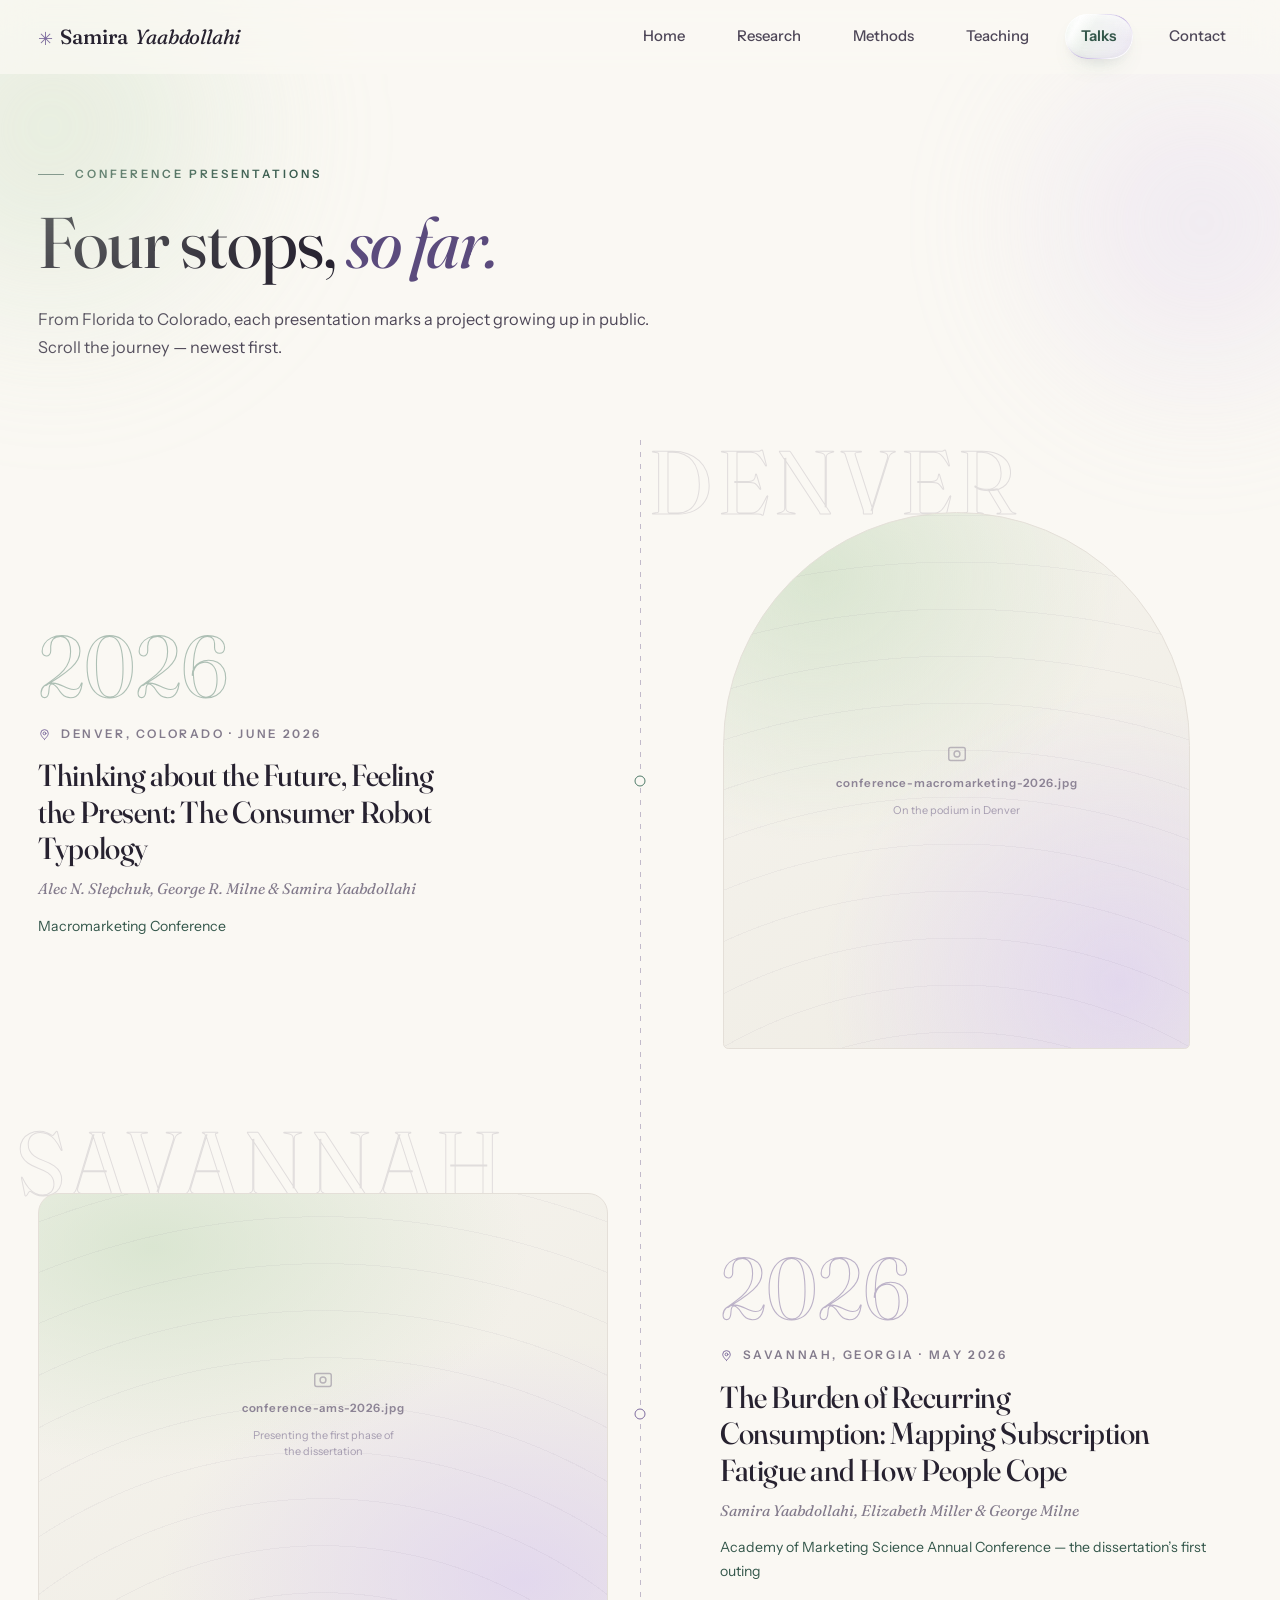
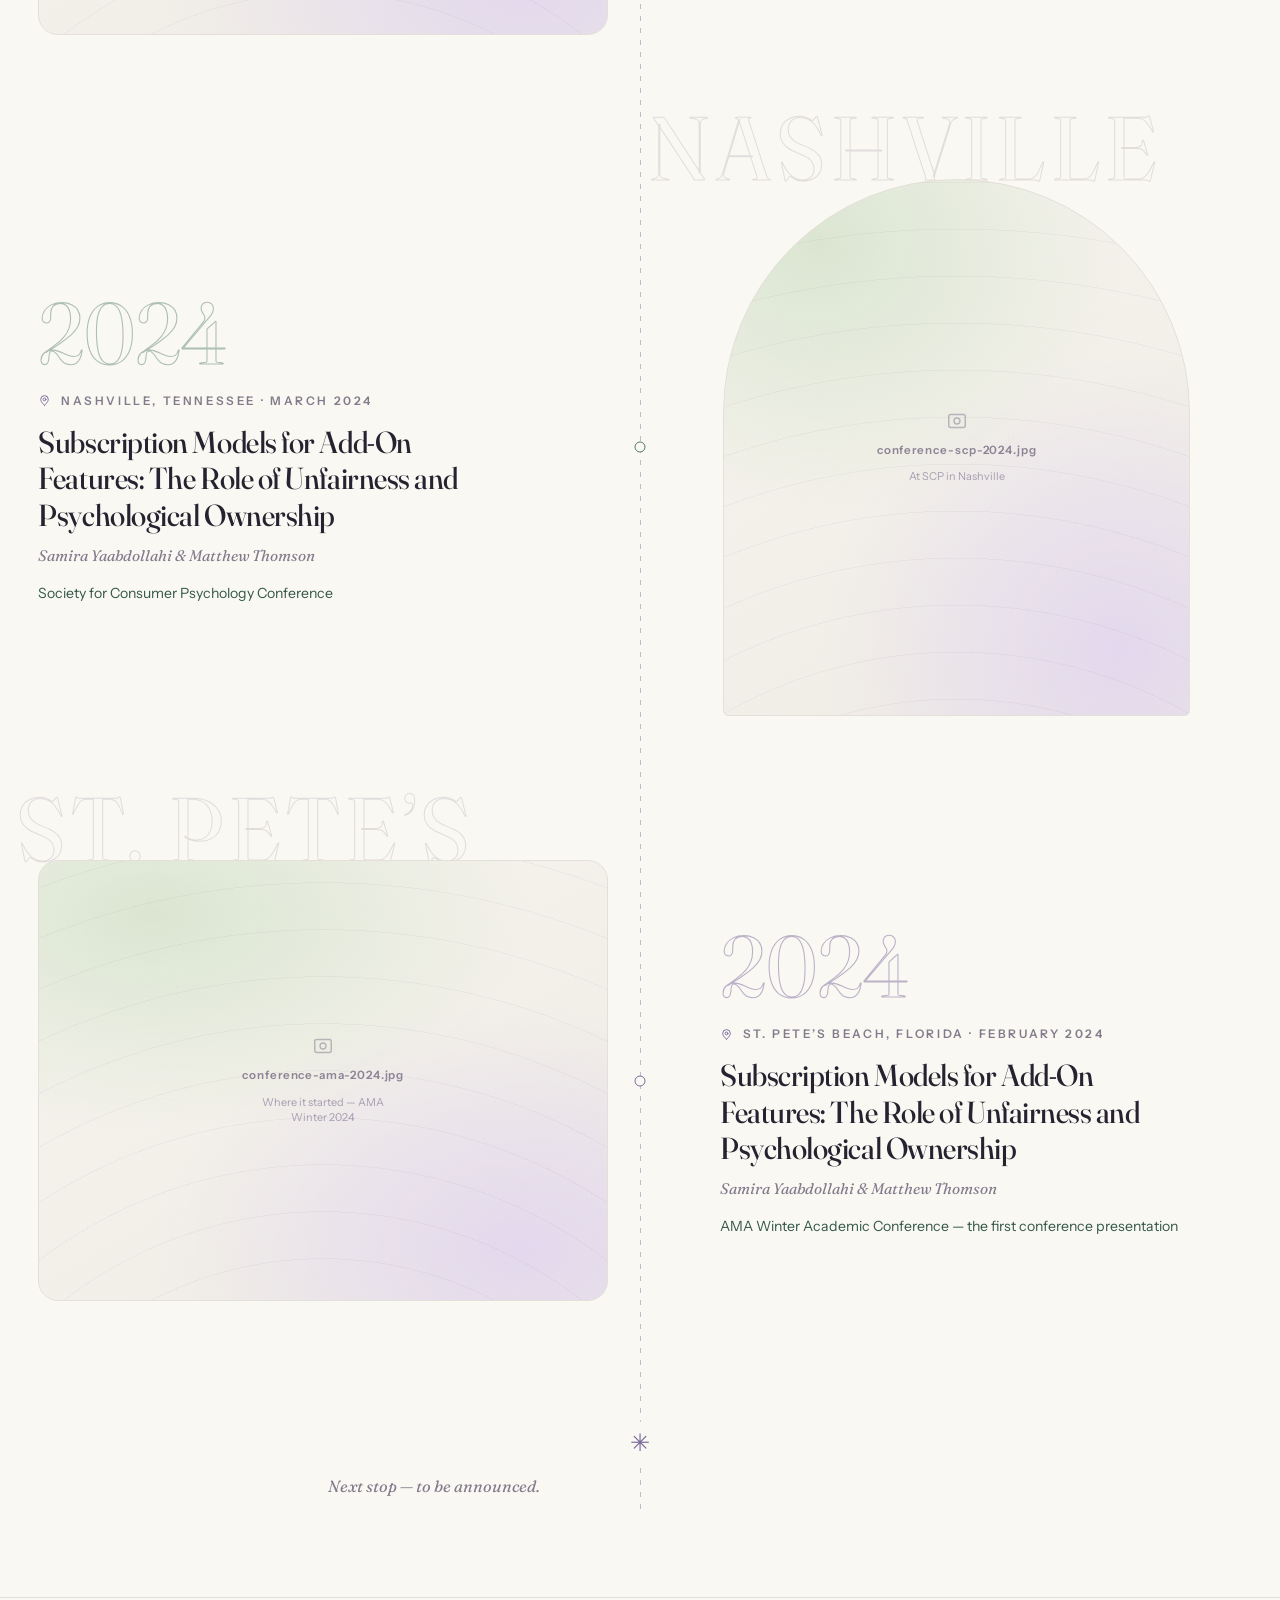
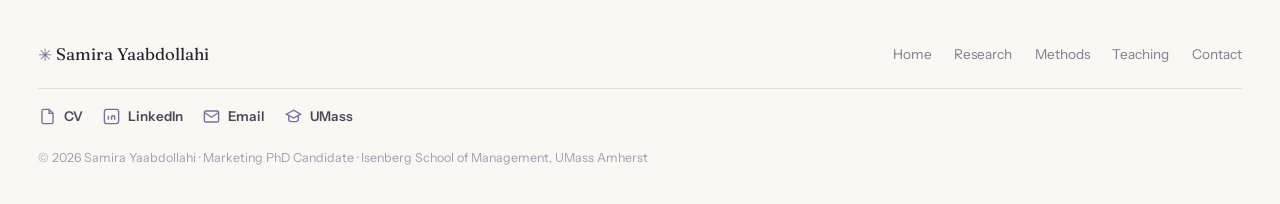
<file: talks.html>
<!doctype html>
<html lang="en">
<head>
  <meta charset="utf-8" />
  <meta name="viewport" content="width=device-width, initial-scale=1" />
  <script>document.documentElement.classList.add('js');</script>

  <title>Talks — Samira Yaabdollahi</title>
  <meta name="description" content="Conference presentations by Samira Yaabdollahi — AMA, SCP, Academy of Marketing Science, and Macromarketing — a visual record of the journey so far." />
  <meta name="author" content="Samira Yaabdollahi" />
  <meta property="og:title" content="Talks — Samira Yaabdollahi" />
  <meta property="og:description" content="Conference presentations: a visual record of the academic journey." />
  <meta property="og:type" content="website" />
  <meta property="og:url" content="https://[your-username].github.io/talks.html" />
  <link rel="icon" href="assets/images/favicon.svg" type="image/svg+xml" />

  <link rel="preconnect" href="https://fonts.googleapis.com" />
  <link rel="preconnect" href="https://fonts.gstatic.com" crossorigin />
  <link href="https://fonts.googleapis.com/css2?family=Fraunces:ital,opsz,wght@0,9..144,300..700;1,9..144,300..700&family=Instrument+Sans:ital,wght@0,400..700;1,400..700&display=swap" rel="stylesheet" />
  <link rel="stylesheet" href="assets/css/main.css" />
</head>
<body class="page-talks">

  <header class="site-header">
    <div class="header-inner">
      <a class="wordmark" href="index.html"><span class="mark">✳</span>Samira <em>Yaabdollahi</em></a>
      <nav class="nav-links" aria-label="Primary">
        <a href="index.html">Home</a>
        <a href="research.html">Research</a>
        <a href="methods.html">Methods</a>
        <a href="teaching.html">Teaching</a>
        <a href="talks.html">Talks</a>
        <a href="contact.html">Contact</a>
      </nav>
      <button class="menu-btn" aria-label="Open menu" aria-expanded="false"><span></span><span></span></button>
    </div>
  </header>

  <nav class="mobile-menu" aria-label="Mobile">
    <a class="mm-link" href="index.html">Home <small>01</small></a>
    <a class="mm-link" href="research.html">Research <small>02</small></a>
    <a class="mm-link" href="methods.html">Methods <small>03</small></a>
    <a class="mm-link" href="teaching.html">Teaching <small>04</small></a>
    <a class="mm-link" href="talks.html">Talks <small>05</small></a>
    <a class="mm-link" href="contact.html">Contact <small>06</small></a>
  </nav>

  <div id="page">
  <main>

    <!-- ===================== PAGE HERO ===================== -->
    <section class="page-hero">
      <div class="blob blob-sage" style="width:440px;height:440px;top:-12%;left:-10%" data-parallax="0.05"></div>
      <div class="blob blob-lav" style="width:400px;height:400px;top:10%;right:-8%;opacity:.45" data-parallax="0.08"></div>
      <div class="wrap">
        <span class="kicker" data-reveal>Conference presentations</span>
        <h1 data-reveal style="--d:.08s;margin-top:1.2rem">Four stops, <em class="serif-i" style="color:var(--violet-ink)">so far.</em></h1>
        <p class="ph-sub" data-reveal style="--d:.16s">From Florida to Colorado, each presentation marks a project growing up in public. Scroll the journey — newest first.</p>
      </div>
    </section>

    <!-- ===================== THE JOURNEY ===================== -->
    <section class="section" style="padding-top:1rem">
      <div class="wrap journey">

        <!-- STOP · Macromarketing 2026 -->
        <article class="stop">
          <div class="stop-text" data-reveal="left">
            <span class="stop-yr">2026</span>
            <p class="stop-loc"><svg viewBox="0 0 24 24" fill="none" stroke="currentColor" stroke-width="1.8" stroke-linecap="round" stroke-linejoin="round"><path d="M12 21s-7-6.1-7-11a7 7 0 0 1 14 0c0 4.9-7 11-7 11z"/><circle cx="12" cy="10" r="2.6"/></svg>Denver, Colorado · June 2026</p>
            <h3>Thinking about the Future, Feeling the Present: The Consumer Robot Typology</h3>
            <p class="authors">Alec N. Slepchuk, George R. Milne &amp; Samira Yaabdollahi</p>
            <p class="conf">Macromarketing Conference</p>
          </div>
          <div class="stop-photo" data-reveal="right">
            <span class="stop-city" aria-hidden="true">Denver</span>
            <!-- [PHOTO PLACEHOLDER — conference-macromarketing-2026.jpg] presenting at Macromarketing 2026 -->
            <div class="ph ph-arch"><div class="ph-tag"><svg viewBox="0 0 24 24" fill="none" stroke="currentColor" stroke-width="1.6"><rect x="3" y="5" width="18" height="14" rx="2"/><circle cx="12" cy="12" r="3.2"/></svg><span class="f">conference-macromarketing-2026.jpg</span><span class="n">On the podium in Denver</span></div></div>
          </div>
        </article>

        <!-- STOP · AMS 2026 -->
        <article class="stop">
          <div class="stop-text" data-reveal="right">
            <span class="stop-yr">2026</span>
            <p class="stop-loc"><svg viewBox="0 0 24 24" fill="none" stroke="currentColor" stroke-width="1.8" stroke-linecap="round" stroke-linejoin="round"><path d="M12 21s-7-6.1-7-11a7 7 0 0 1 14 0c0 4.9-7 11-7 11z"/><circle cx="12" cy="10" r="2.6"/></svg>Savannah, Georgia · May 2026</p>
            <h3>The Burden of Recurring Consumption: Mapping Subscription Fatigue and How People Cope</h3>
            <p class="authors">Samira Yaabdollahi, Elizabeth Miller &amp; George Milne</p>
            <p class="conf">Academy of Marketing Science Annual Conference — the dissertation’s first outing</p>
          </div>
          <div class="stop-photo" data-reveal="left">
            <span class="stop-city" aria-hidden="true">Savannah</span>
            <!-- [PHOTO PLACEHOLDER — conference-ams-2026.jpg] presenting at AMS 2026 -->
            <div class="ph"><div class="ph-tag"><svg viewBox="0 0 24 24" fill="none" stroke="currentColor" stroke-width="1.6"><rect x="3" y="5" width="18" height="14" rx="2"/><circle cx="12" cy="12" r="3.2"/></svg><span class="f">conference-ams-2026.jpg</span><span class="n">Presenting the first phase of the dissertation</span></div></div>
          </div>
        </article>

        <!-- STOP · SCP 2024 -->
        <article class="stop">
          <div class="stop-text" data-reveal="left">
            <span class="stop-yr">2024</span>
            <p class="stop-loc"><svg viewBox="0 0 24 24" fill="none" stroke="currentColor" stroke-width="1.8" stroke-linecap="round" stroke-linejoin="round"><path d="M12 21s-7-6.1-7-11a7 7 0 0 1 14 0c0 4.9-7 11-7 11z"/><circle cx="12" cy="10" r="2.6"/></svg>Nashville, Tennessee · March 2024</p>
            <h3>Subscription Models for Add-On Features: The Role of Unfairness and Psychological Ownership</h3>
            <p class="authors">Samira Yaabdollahi &amp; Matthew Thomson</p>
            <p class="conf">Society for Consumer Psychology Conference</p>
          </div>
          <div class="stop-photo" data-reveal="right">
            <span class="stop-city" aria-hidden="true">Nashville</span>
            <!-- [PHOTO PLACEHOLDER — conference-scp-2024.jpg] presenting at SCP 2024 -->
            <div class="ph ph-arch"><div class="ph-tag"><svg viewBox="0 0 24 24" fill="none" stroke="currentColor" stroke-width="1.6"><rect x="3" y="5" width="18" height="14" rx="2"/><circle cx="12" cy="12" r="3.2"/></svg><span class="f">conference-scp-2024.jpg</span><span class="n">At SCP in Nashville</span></div></div>
          </div>
        </article>

        <!-- STOP · AMA Winter 2024 -->
        <article class="stop">
          <div class="stop-text" data-reveal="right">
            <span class="stop-yr">2024</span>
            <p class="stop-loc"><svg viewBox="0 0 24 24" fill="none" stroke="currentColor" stroke-width="1.8" stroke-linecap="round" stroke-linejoin="round"><path d="M12 21s-7-6.1-7-11a7 7 0 0 1 14 0c0 4.9-7 11-7 11z"/><circle cx="12" cy="10" r="2.6"/></svg>St. Pete’s Beach, Florida · February 2024</p>
            <h3>Subscription Models for Add-On Features: The Role of Unfairness and Psychological Ownership</h3>
            <p class="authors">Samira Yaabdollahi &amp; Matthew Thomson</p>
            <p class="conf">AMA Winter Academic Conference — the first conference presentation</p>
          </div>
          <div class="stop-photo" data-reveal="left">
            <span class="stop-city" aria-hidden="true">St. Pete’s</span>
            <!-- [PHOTO PLACEHOLDER — conference-ama-2024.jpg] presenting at AMA Winter 2024 -->
            <div class="ph"><div class="ph-tag"><svg viewBox="0 0 24 24" fill="none" stroke="currentColor" stroke-width="1.6"><rect x="3" y="5" width="18" height="14" rx="2"/><circle cx="12" cy="12" r="3.2"/></svg><span class="f">conference-ama-2024.jpg</span><span class="n">Where it started — AMA Winter 2024</span></div></div>
          </div>
        </article>

        <div class="journey-end" data-reveal>
          <span class="mark">✳</span>
          <p>Next stop — to be announced.</p>
        </div>
      </div>
    </section>

  </main>

  <footer class="site-footer">
    <div class="wrap foot-inner">
      <span class="foot-name"><span class="mark">✳</span> Samira Yaabdollahi</span>
      <div class="foot-links">
        <a href="index.html">Home</a>
        <a href="research.html">Research</a>
        <a href="methods.html">Methods</a>
        <a href="teaching.html">Teaching</a>
        <a href="contact.html">Contact</a>
      </div>
      <div class="foot-resources" aria-label="Profile and contact links">
        <a href="assets/samira-yaabdollahi-cv.pdf"><svg aria-hidden="true" viewBox="0 0 24 24" fill="none" stroke="currentColor" stroke-width="1.7"><path d="M14 3H7a2 2 0 0 0-2 2v14a2 2 0 0 0 2 2h10a2 2 0 0 0 2-2V8z"/><path d="M14 3v5h5"/></svg>CV</a>
        <a href="#"><svg aria-hidden="true" viewBox="0 0 24 24" fill="none" stroke="currentColor" stroke-width="1.7"><rect x="3" y="3" width="18" height="18" rx="3"/><path d="M8 11v5M8 8v.01M12 16v-3a2 2 0 0 1 4 0v3"/></svg>LinkedIn</a>
        <a href="mailto:syaabdollahi@umass.edu"><svg aria-hidden="true" viewBox="0 0 24 24" fill="none" stroke="currentColor" stroke-width="1.7"><rect x="3" y="5" width="18" height="14" rx="2"/><path d="m3 7 9 6 9-6"/></svg>Email</a>
        <a href="https://www.isenberg.umass.edu/people/samira-yaabdollahi"><svg aria-hidden="true" viewBox="0 0 24 24" fill="none" stroke="currentColor" stroke-width="1.7"><path d="m12 4 9 5-9 5-9-5z"/><path d="M6 11.5V16c0 1.2 2.7 2.5 6 2.5s6-1.3 6-2.5v-4.5"/></svg>UMass</a>
      </div>
      <p class="foot-copy">© <span data-year></span> Samira Yaabdollahi · Marketing PhD Candidate · Isenberg School of Management, UMass Amherst</p>
    </div>
  </footer>
  </div><!-- /#page -->

  <script src="assets/js/main.js"></script>
</body>
</html>
</file>
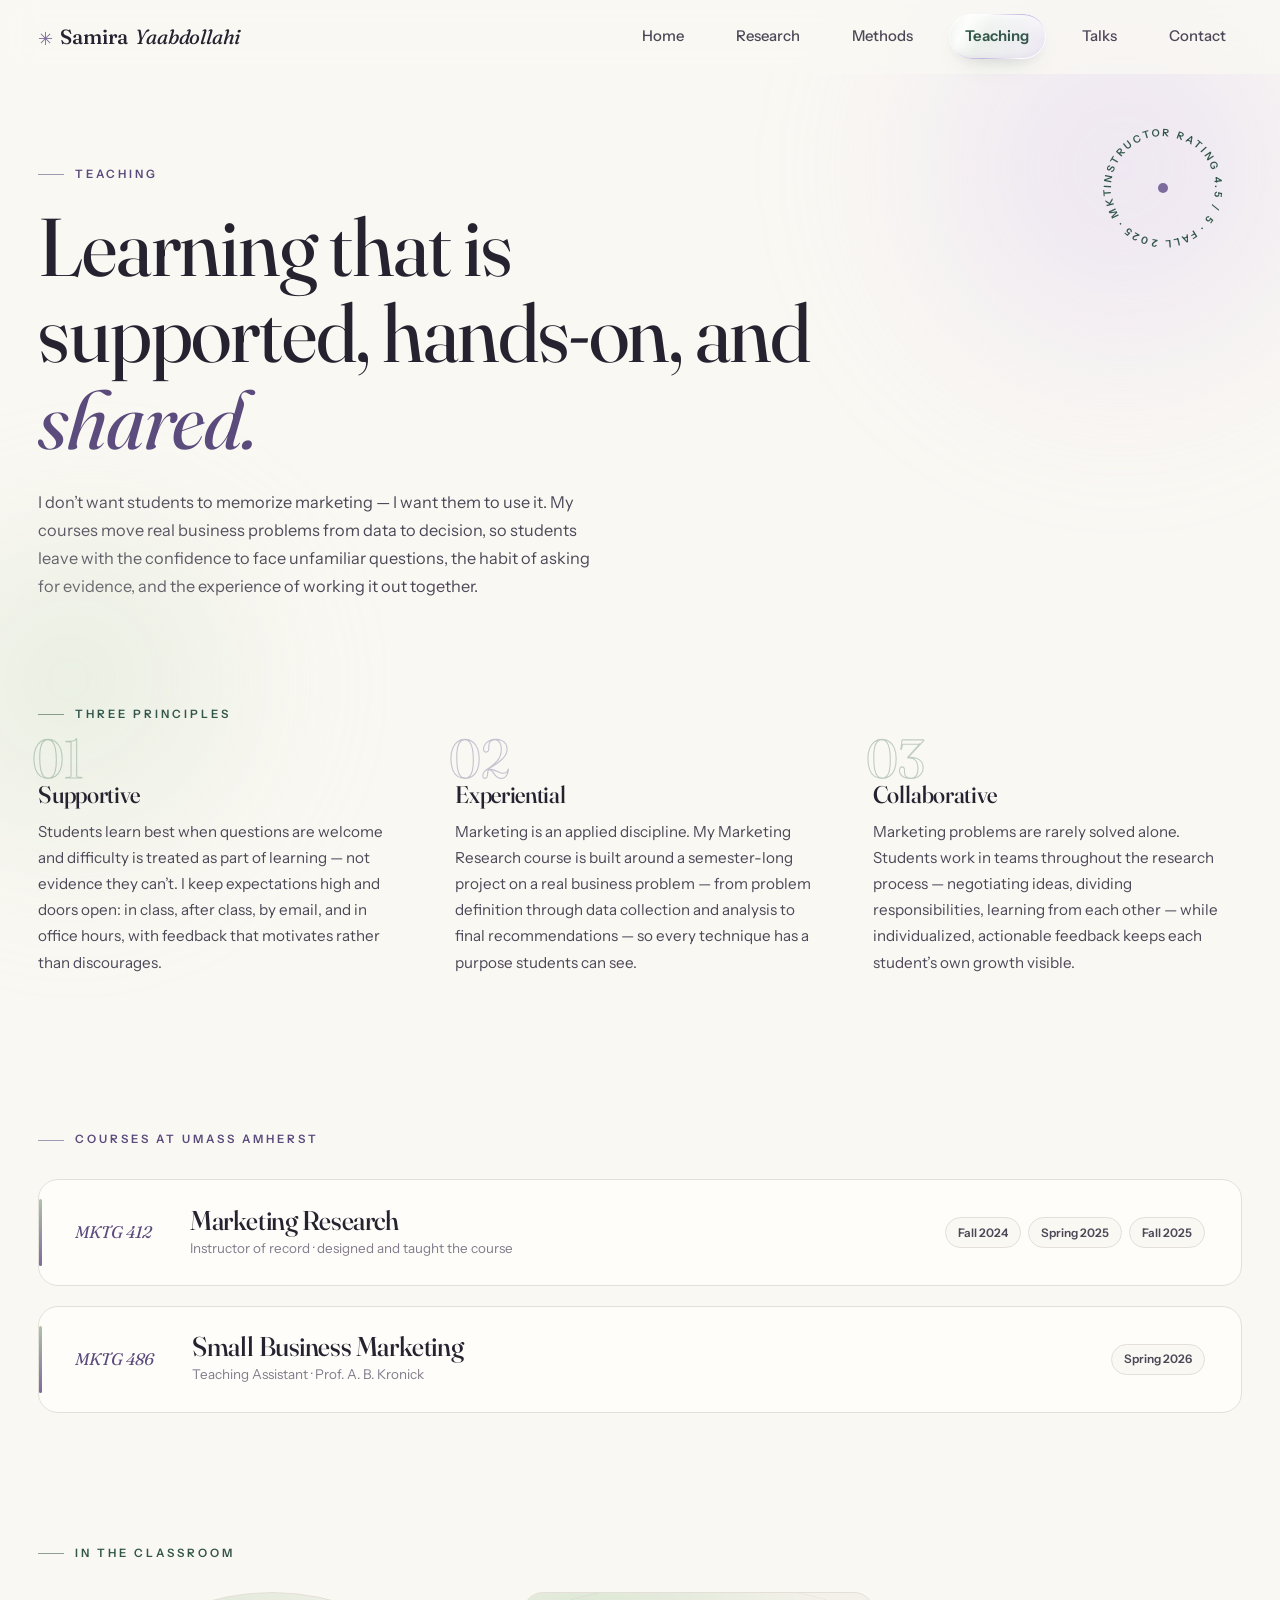
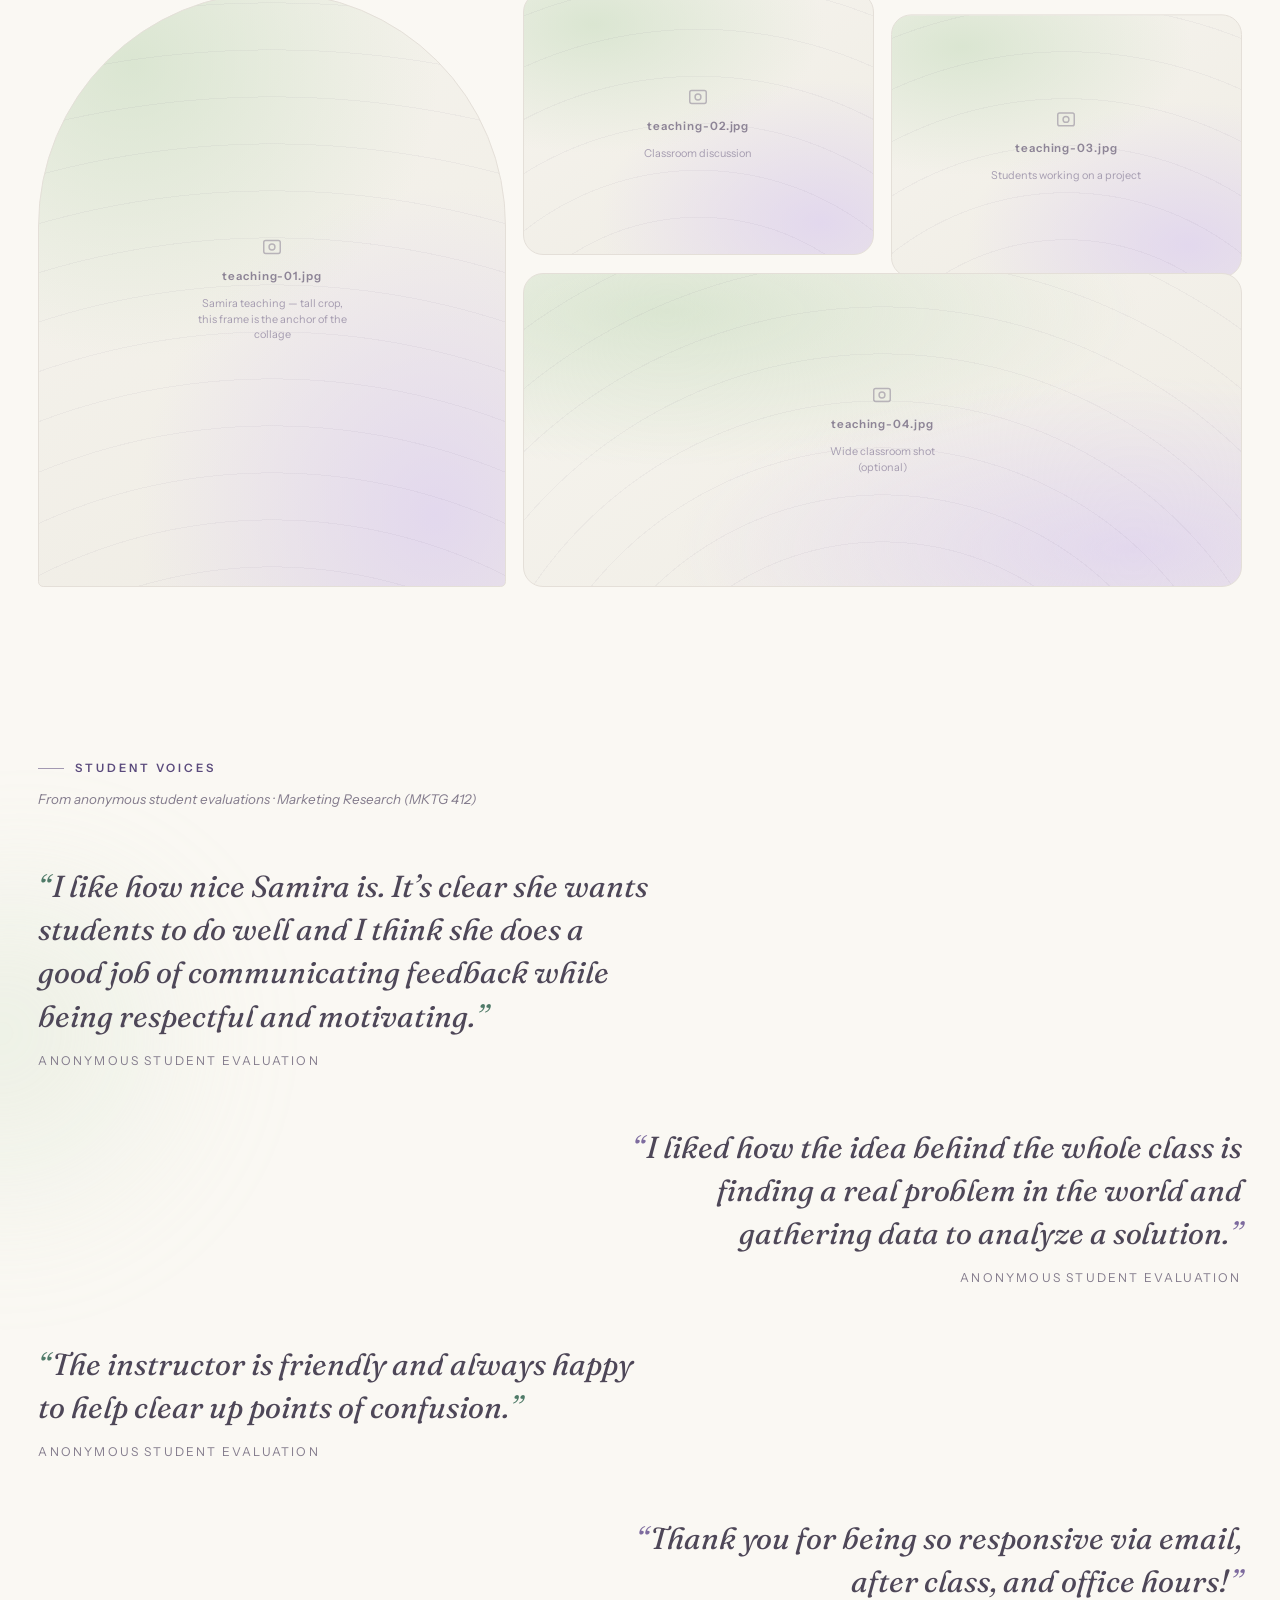
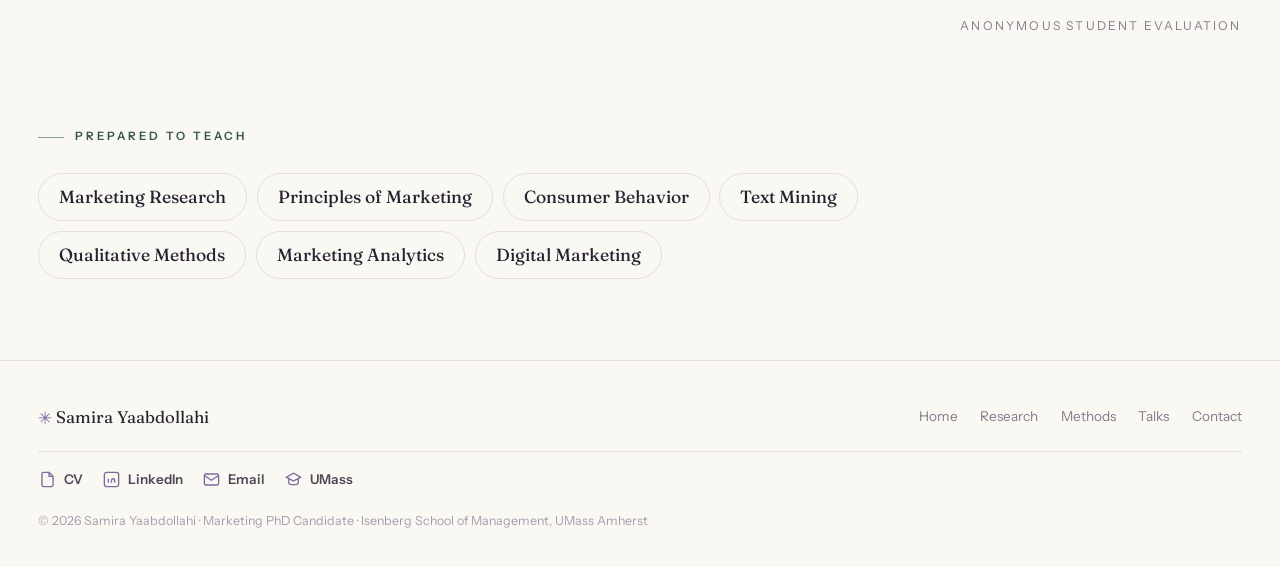
<file: teaching.html>
<!doctype html>
<html lang="en">
<head>
  <meta charset="utf-8" />
  <meta name="viewport" content="width=device-width, initial-scale=1" />
  <script>document.documentElement.classList.add('js');</script>

  <title>Teaching — Samira Yaabdollahi</title>
  <meta name="description" content="Samira Yaabdollahi's teaching: Marketing Research (MKTG 412) at UMass Amherst, a philosophy built on supportive, experiential, collaborative learning — and what students say." />
  <meta name="author" content="Samira Yaabdollahi" />
  <meta property="og:title" content="Teaching — Samira Yaabdollahi" />
  <meta property="og:description" content="Supported, hands-on, and shared — teaching at the Isenberg School of Management." />
  <meta property="og:type" content="website" />
  <meta property="og:url" content="https://[your-username].github.io/teaching.html" />
  <link rel="icon" href="assets/images/favicon.svg" type="image/svg+xml" />

  <link rel="preconnect" href="https://fonts.googleapis.com" />
  <link rel="preconnect" href="https://fonts.gstatic.com" crossorigin />
  <link href="https://fonts.googleapis.com/css2?family=Fraunces:ital,opsz,wght@0,9..144,300..700;1,9..144,300..700&family=Instrument+Sans:ital,wght@0,400..700;1,400..700&display=swap" rel="stylesheet" />
  <link rel="stylesheet" href="assets/css/main.css" />
</head>
<body class="page-teaching">

  <header class="site-header">
    <div class="header-inner">
      <a class="wordmark" href="index.html"><span class="mark">✳</span>Samira <em>Yaabdollahi</em></a>
      <nav class="nav-links" aria-label="Primary">
        <a href="index.html">Home</a>
        <a href="research.html">Research</a>
        <a href="methods.html">Methods</a>
        <a href="teaching.html">Teaching</a>
        <a href="talks.html">Talks</a>
        <a href="contact.html">Contact</a>
      </nav>
      <button class="menu-btn" aria-label="Open menu" aria-expanded="false"><span></span><span></span></button>
    </div>
  </header>

  <nav class="mobile-menu" aria-label="Mobile">
    <a class="mm-link" href="index.html">Home <small>01</small></a>
    <a class="mm-link" href="research.html">Research <small>02</small></a>
    <a class="mm-link" href="methods.html">Methods <small>03</small></a>
    <a class="mm-link" href="teaching.html">Teaching <small>04</small></a>
    <a class="mm-link" href="talks.html">Talks <small>05</small></a>
    <a class="mm-link" href="contact.html">Contact <small>06</small></a>
  </nav>

  <div id="page">
  <main>

    <!-- ===================== HERO ===================== -->
    <section class="teach-hero">
      <div class="blob blob-lav" style="width:520px;height:520px;top:-10%;right:-6%" data-parallax="0.07"></div>
      <div class="blob blob-sage" style="width:420px;height:420px;bottom:-40%;left:-8%;opacity:.45" data-parallax="0.04"></div>

      <!-- rotating stamp: instructor rating (from student evaluations, Fall 2025) -->
      <svg class="stamp" viewBox="0 0 132 132" aria-label="Instructor rating 4.5 out of 5, Fall 2025">
        <defs><path id="circlePath" d="M66,66 m-52,0 a52,52 0 1,1 104,0 a52,52 0 1,1 -104,0"/></defs>
        <text><textPath href="#circlePath">Instructor rating 4.5 / 5 · Fall 2025 · MKTG 412 ·&#160;</textPath></text>
        <circle class="stamp-core" cx="66" cy="66" r="5"/>
      </svg>

      <div class="wrap">
        <span class="kicker k-violet" data-reveal>Teaching</span>
        <h1 data-reveal style="--d:.08s;margin-top:1.2rem">Learning that is supported, hands-on, and <em>shared.</em></h1>
        <p class="ph-sub" data-reveal style="--d:.16s">I don’t want students to memorize marketing — I want them to use it. My courses move real business problems from data to decision, so students leave with the confidence to face unfamiliar questions, the habit of asking for evidence, and the experience of working it out together.</p>
      </div>
    </section>

    <!-- ===================== THREE PRINCIPLES ===================== -->
    <section class="section" style="padding-top:2rem">
      <div class="wrap">
        <span class="kicker" data-reveal>Three principles</span>
        <div class="prin" style="margin-top:2.2rem;padding-bottom:4rem">
          <article data-reveal>
            <span class="folio" aria-hidden="true">01</span>
            <h3>Supportive</h3>
            <p>Students learn best when questions are welcome and difficulty is treated as part of learning — not evidence they can’t. I keep expectations high and doors open: in class, after class, by email, and in office hours, with feedback that motivates rather than discourages.</p>
          </article>
          <article data-reveal style="--d:.12s">
            <span class="folio" aria-hidden="true">02</span>
            <h3>Experiential</h3>
            <p>Marketing is an applied discipline. My Marketing Research course is built around a semester-long project on a real business problem — from problem definition through data collection and analysis to final recommendations — so every technique has a purpose students can see.</p>
          </article>
          <article data-reveal style="--d:.24s">
            <span class="folio" aria-hidden="true">03</span>
            <h3>Collaborative</h3>
            <p>Marketing problems are rarely solved alone. Students work in teams throughout the research process — negotiating ideas, dividing responsibilities, learning from each other — while individualized, actionable feedback keeps each student’s own growth visible.</p>
          </article>
        </div>
      </div>
    </section>

    <!-- ===================== COURSES ===================== -->
    <section class="section" style="padding-top:0">
      <div class="wrap">
        <span class="kicker k-violet" data-reveal>Courses at UMass Amherst</span>
        <div class="course-list" style="margin-top:1.8rem">
          <div class="course-card" data-reveal>
            <span class="course-code">MKTG 412</span>
            <div>
              <h3>Marketing Research</h3>
              <p class="c-role">Instructor of record · designed and taught the course</p>
            </div>
            <div class="sem-chips">
              <span>Fall 2024</span><span>Spring 2025</span><span>Fall 2025</span>
            </div>
          </div>
          <div class="course-card" data-reveal style="--d:.1s">
            <span class="course-code">MKTG 486</span>
            <div>
              <h3>Small Business Marketing</h3>
              <p class="c-role">Teaching Assistant · Prof. A. B. Kronick</p>
            </div>
            <div class="sem-chips">
              <span>Spring 2026</span>
            </div>
          </div>
        </div>
      </div>
    </section>

    <!-- ===================== CLASSROOM COLLAGE ===================== -->
    <section class="section" style="padding-top:2.5rem">
      <div class="wrap">
        <span class="kicker" data-reveal>In the classroom</span>
        <div class="collage" style="margin-top:1.8rem" data-reveal>
          <!-- [PHOTO PLACEHOLDER — teaching-01.jpg] Samira teaching -->
          <div class="ph ph-arch"><div class="ph-tag"><svg viewBox="0 0 24 24" fill="none" stroke="currentColor" stroke-width="1.6"><rect x="3" y="5" width="18" height="14" rx="2"/><circle cx="12" cy="12" r="3.2"/></svg><span class="f">teaching-01.jpg</span><span class="n">Samira teaching — tall crop, this frame is the anchor of the collage</span></div></div>
          <!-- [PHOTO PLACEHOLDER — teaching-02.jpg] Classroom discussion -->
          <div class="ph"><div class="ph-tag"><svg viewBox="0 0 24 24" fill="none" stroke="currentColor" stroke-width="1.6"><rect x="3" y="5" width="18" height="14" rx="2"/><circle cx="12" cy="12" r="3.2"/></svg><span class="f">teaching-02.jpg</span><span class="n">Classroom discussion</span></div></div>
          <!-- [PHOTO PLACEHOLDER — teaching-03.jpg] Students working on their project -->
          <div class="ph"><div class="ph-tag"><svg viewBox="0 0 24 24" fill="none" stroke="currentColor" stroke-width="1.6"><rect x="3" y="5" width="18" height="14" rx="2"/><circle cx="12" cy="12" r="3.2"/></svg><span class="f">teaching-03.jpg</span><span class="n">Students working on a project</span></div></div>
          <!-- [PHOTO PLACEHOLDER — teaching-04.jpg] wide shot (optional — remove this block if unused) -->
          <div class="ph"><div class="ph-tag"><svg viewBox="0 0 24 24" fill="none" stroke="currentColor" stroke-width="1.6"><rect x="3" y="5" width="18" height="14" rx="2"/><circle cx="12" cy="12" r="3.2"/></svg><span class="f">teaching-04.jpg</span><span class="n">Wide classroom shot (optional)</span></div></div>
        </div>
      </div>
    </section>

    <!-- ===================== STUDENT VOICES ===================== -->
    <section class="section voices">
      <div class="blob blob-sage" style="width:380px;height:380px;top:20%;left:-12%;opacity:.4" data-parallax="0.05"></div>
      <div class="wrap">
        <span class="kicker k-violet" data-reveal>Student voices</span>
        <p class="voices-note" data-reveal>From anonymous student evaluations · Marketing Research (MKTG 412)</p>

        <blockquote class="voice" data-reveal>
          <p>I like how nice Samira is. It’s clear she wants students to do well and I think she does a good job of communicating feedback while being respectful and motivating.</p>
          <cite>Anonymous student evaluation</cite>
        </blockquote>
        <blockquote class="voice" data-reveal>
          <p>I liked how the idea behind the whole class is finding a real problem in the world and gathering data to analyze a solution.</p>
          <cite>Anonymous student evaluation</cite>
        </blockquote>
        <blockquote class="voice" data-reveal>
          <p>The instructor is friendly and always happy to help clear up points of confusion.</p>
          <cite>Anonymous student evaluation</cite>
        </blockquote>
        <blockquote class="voice" data-reveal>
          <p>Thank you for being so responsive via email, after class, and office hours!</p>
          <cite>Anonymous student evaluation</cite>
        </blockquote>
      </div>
    </section>

    <!-- ===================== TEACHING INTERESTS ===================== -->
    <section class="section" style="padding-top:0">
      <div class="wrap">
        <span class="kicker" data-reveal>Prepared to teach</span>
        <div class="interest-flow" style="margin-top:1.6rem" data-reveal>
          <span>Marketing Research</span>
          <span>Principles of Marketing</span>
          <span>Consumer Behavior</span>
          <span>Text Mining</span>
          <span>Qualitative Methods</span>
          <span>Marketing Analytics</span>
          <span>Digital Marketing</span>
        </div>
      </div>
    </section>

  </main>

  <footer class="site-footer">
    <div class="wrap foot-inner">
      <span class="foot-name"><span class="mark">✳</span> Samira Yaabdollahi</span>
      <div class="foot-links">
        <a href="index.html">Home</a>
        <a href="research.html">Research</a>
        <a href="methods.html">Methods</a>
        <a href="talks.html">Talks</a>
        <a href="contact.html">Contact</a>
      </div>
      <div class="foot-resources" aria-label="Profile and contact links">
        <a href="assets/samira-yaabdollahi-cv.pdf"><svg aria-hidden="true" viewBox="0 0 24 24" fill="none" stroke="currentColor" stroke-width="1.7"><path d="M14 3H7a2 2 0 0 0-2 2v14a2 2 0 0 0 2 2h10a2 2 0 0 0 2-2V8z"/><path d="M14 3v5h5"/></svg>CV</a>
        <a href="#"><svg aria-hidden="true" viewBox="0 0 24 24" fill="none" stroke="currentColor" stroke-width="1.7"><rect x="3" y="3" width="18" height="18" rx="3"/><path d="M8 11v5M8 8v.01M12 16v-3a2 2 0 0 1 4 0v3"/></svg>LinkedIn</a>
        <a href="mailto:syaabdollahi@umass.edu"><svg aria-hidden="true" viewBox="0 0 24 24" fill="none" stroke="currentColor" stroke-width="1.7"><rect x="3" y="5" width="18" height="14" rx="2"/><path d="m3 7 9 6 9-6"/></svg>Email</a>
        <a href="https://www.isenberg.umass.edu/people/samira-yaabdollahi"><svg aria-hidden="true" viewBox="0 0 24 24" fill="none" stroke="currentColor" stroke-width="1.7"><path d="m12 4 9 5-9 5-9-5z"/><path d="M6 11.5V16c0 1.2 2.7 2.5 6 2.5s6-1.3 6-2.5v-4.5"/></svg>UMass</a>
      </div>
      <p class="foot-copy">© <span data-year></span> Samira Yaabdollahi · Marketing PhD Candidate · Isenberg School of Management, UMass Amherst</p>
    </div>
  </footer>
  </div><!-- /#page -->

  <script src="assets/js/main.js"></script>
</body>
</html>
</file>
<file: assets/css/main.css>
/* ============================================================
   SAMIRA YAABDOLLAHI — personal academic site
   Design concept: "the thread"
   A thin recurring line — an echo of recurring consumption —
   weaves through ivory pages washed with sage and lavender.
   Fraunces (display serif) + Instrument Sans (text).
   ============================================================ */

/* ---------- design tokens ---------- */
:root{
  /* grounds */
  --ivory:#faf8f3;
  --paper:#fffdf9;
  --mist:#f2f0ea;

  /* ink */
  --ink:#272230;
  --ink-2:#4e4758;
  --muted:#837b8c;
  --faint:#a49cae;

  /* hairlines */
  --line:#e4dfd8;
  --line-soft:rgba(72,60,88,.12);

  /* greens */
  --sage:#aec3a8;
  --sage-wash:#e9efe3;
  --euca:#4f7a68;
  --euca-ink:#33564a;
  --euca-deep2:#203d33;

  /* purples */
  --lav:#cfc3e3;
  --lav-wash:#ede8f5;
  --violet:#7d6b9e;
  --violet-ink:#5b4b7d;
  --plum:#4a3859;
  --plum-deep:#2e2440;

  /* research stream coding */
  --stream-sub:#3f6d5c;      /* subscription economy — eucalyptus */
  --stream-tech:#6f5d92;     /* emerging technologies — dusty violet */

  --font-display:"Fraunces", "Iowan Old Style", Georgia, serif;
  --font-text:"Instrument Sans", "Avenir Next", "Segoe UI", sans-serif;

  --header-h:74px;
  --radius:20px;
  --arch:999px 999px 22px 22px;

  --ease-out:cubic-bezier(.22,.8,.24,1);
}

/* ---------- reset / base ---------- */
*,*::before,*::after{box-sizing:border-box;margin:0;padding:0}
html{scroll-behavior:smooth}
body{
  font-family:var(--font-text);
  font-size:1.02rem;
  color:var(--ink);
  background:var(--ivory);
  line-height:1.72;
  -webkit-font-smoothing:antialiased;
  text-rendering:optimizeLegibility;
  overflow-x:clip;
}
img{max-width:100%;display:block}
a{color:inherit;text-decoration:none}
ul{list-style:none}
button{font:inherit;background:none;border:0;cursor:pointer;color:inherit}
::selection{background:#ddd3ec;color:var(--ink)}
:focus-visible{outline:2.5px solid var(--violet);outline-offset:3px;border-radius:6px}

h1,h2,h3,h4{
  font-family:var(--font-display);
  font-weight:480;
  line-height:1.06;
  letter-spacing:-.015em;
  font-variation-settings:"opsz" 90;
}
em,i{font-style:italic}
.serif-i{font-family:var(--font-display);font-style:italic;font-weight:430}

/* layout helpers */
.wrap{width:min(1560px,94vw);margin-inline:auto}
.wrap-tight{width:min(780px,92vw);margin-inline:auto}
main p{max-width:72ch}

/* small-caps kicker with thread tick */
.kicker{
  display:inline-flex;align-items:center;gap:.65rem;
  font-size:.72rem;font-weight:600;letter-spacing:.26em;text-transform:uppercase;
  color:var(--euca-ink);
}
.kicker::before{
  content:"";width:26px;height:1px;background:currentColor;opacity:.55;
}
.kicker.k-violet{color:var(--violet-ink)}
.kicker.k-ivory{color:#ded4ea}

/* the recurring asterisk mark ✳ — a tiny “subscription renews” glyph */
.mark{
  display:inline-block;font-family:var(--font-display);
  color:var(--violet);font-weight:400;transform:translateY(.03em);
}

/* buttons */
.btn{
  display:inline-flex;align-items:center;gap:.55rem;
  font-size:.92rem;font-weight:600;letter-spacing:.01em;
  padding:.8rem 1.5rem;border-radius:999px;
  transition:transform .25s var(--ease-out),background .25s,color .25s,border-color .25s,box-shadow .25s;
}
.btn:hover{transform:translateY(-2px)}
.btn-solid{background:var(--euca-ink);color:var(--ivory)}
.btn-solid:hover{background:var(--euca-deep2);box-shadow:0 10px 26px -14px rgba(32,61,51,.55)}
.btn-line{border:1px solid var(--line-soft);color:var(--ink-2);background:transparent}
.btn-line:hover{border-color:var(--violet);color:var(--violet-ink)}
.btn .arr{transition:transform .25s var(--ease-out)}
.btn:hover .arr{transform:translateX(3px)}

/* ============================================================
   DECOR — soft washes, threads, grain
   ============================================================ */
.blob{
  position:absolute;border-radius:50%;pointer-events:none;z-index:0;
  filter:blur(64px);opacity:.55;
}
.blob-sage{background:radial-gradient(circle at 40% 40%,#cfe0c6,transparent 70%)}
.blob-lav{background:radial-gradient(circle at 55% 45%,#ded1f0,transparent 70%)}
.blob-plum{background:radial-gradient(circle at 50% 50%,#c3b2d6,transparent 72%)}

.thread{position:absolute;pointer-events:none;z-index:0}
.thread path{fill:none;stroke-width:1.1}

/* faint paper grain over washes (pure CSS, very subtle) */
.grain::after{
  content:"";position:absolute;inset:0;pointer-events:none;opacity:.35;mix-blend-mode:soft-light;
  background-image:radial-gradient(rgba(40,30,50,.16) .5px,transparent .6px);
  background-size:9px 9px;
}

/* ============================================================
   HEADER / NAV
   ============================================================ */
.site-header{
  position:fixed;inset:0 0 auto 0;z-index:80;height:var(--header-h);
  display:flex;align-items:center;
  background:color-mix(in srgb,var(--ivory) 72%,transparent);
  -webkit-backdrop-filter:blur(16px) saturate(1.15);
  backdrop-filter:blur(16px) saturate(1.15);
  border-bottom:1px solid transparent;
  transition:border-color .3s,background .3s;
}
.site-header.scrolled{border-bottom-color:var(--line);background:color-mix(in srgb,var(--ivory) 88%,transparent)}
.header-inner{width:min(1560px,94vw);margin-inline:auto;display:flex;align-items:center;gap:1.5rem}

.wordmark{
  font-family:var(--font-display);font-size:1.28rem;font-weight:520;letter-spacing:-.01em;
  display:inline-flex;align-items:baseline;gap:.45rem;
}
.wordmark .mark{font-size:.9em}
.wordmark em{font-weight:430}

/* ---------- active page: frosted glass capsule ----------
   ::before is the glass itself — a blurred, saturated backdrop under a faint
   sage→lavender wash, with one diagonal specular sweep across it.
   ::after is the rim: a crisp 1px gradient ring drawn with a two-layer mask,
   opaque the whole way around so no edge softens or fades out.
   ------------------------------------------------------- */
.nav-links{display:flex;align-items:center;gap:1.25rem;margin-left:auto}
.nav-links a{
  --glass-filter:blur(10px) saturate(1.75) brightness(1.05);
  --glass-body:linear-gradient(180deg,rgba(255,255,255,.6) 0%,rgba(255,255,255,.16) 58%,rgba(255,255,255,.32) 100%);
  --glass-wash:linear-gradient(112deg,rgba(190,220,188,.42) 0%,rgba(211,195,239,.40) 100%);
  --glass-sheen:rgba(255,255,255,.9);
  --glass-rim-hi:rgba(255,255,255,1);
  --glass-rim-mid:rgba(255,255,255,.46);
  --glass-rim-tint:rgba(191,173,222,.9);
  --glass-rim-foot:rgba(255,255,255,.78);
  --glass-cast:rgba(88,132,110,.30);
  --glass-cast-2:rgba(112,92,150,.24);
  --glass-lip:rgba(255,255,255,.95);
  --glass-floor:rgba(84,66,112,.26);
  position:relative;isolation:isolate;font-size:.93rem;font-weight:500;color:var(--ink-2);
  padding:.6rem 1rem;border-radius:999px;
  transition:color .32s var(--ease-out),letter-spacing .32s var(--ease-out);
}
.nav-links a:hover:not([aria-current="page"]){color:var(--euca-ink)}
.nav-links a:focus-visible{outline:2px solid var(--euca);outline-offset:3px;border-radius:999px}

/* the glass */
.nav-links a::before{
  content:"";position:absolute;inset:0;z-index:-2;pointer-events:none;border-radius:inherit;
  background:
    linear-gradient(118deg,transparent 3%,var(--glass-sheen) 19%,transparent 38%),
    var(--glass-body),
    var(--glass-wash);
  -webkit-backdrop-filter:var(--glass-filter);
  backdrop-filter:var(--glass-filter);
  box-shadow:
    0 12px 26px -14px var(--glass-cast),
    0 5px 16px -10px var(--glass-cast-2),
    inset 0 7px 14px -10px var(--glass-lip),
    inset 0 -7px 14px -11px var(--glass-floor);
  opacity:0;transform:scale(.84);
  transition:opacity .34s ease,transform .55s var(--ease-out);
}
/* the rim — 1px, fully opaque all around */
.nav-links a::after{
  content:"";position:absolute;inset:0;z-index:-1;pointer-events:none;border-radius:inherit;
  padding:1px;
  background:linear-gradient(135deg,
    var(--glass-rim-hi) 0%,
    var(--glass-rim-mid) 28%,
    var(--glass-rim-tint) 55%,
    var(--glass-rim-hi) 82%,
    var(--glass-rim-foot) 100%);
  -webkit-mask:linear-gradient(#000 0 0) content-box,linear-gradient(#000 0 0);
  -webkit-mask-composite:xor;
  mask:linear-gradient(#000 0 0) content-box,linear-gradient(#000 0 0);
  mask-composite:exclude;
  opacity:0;transform:scale(.84);
  transition:opacity .3s ease,transform .55s var(--ease-out);
}
/* a whisper of the same glass on hover — no rim, so the active page still wins */
.nav-links a:hover:not([aria-current="page"])::before{opacity:.34;transform:scale(1)}

.nav-links a[aria-current="page"]{
  color:var(--euca-ink);font-weight:620;letter-spacing:.006em;
}
.nav-links a[aria-current="page"]::before,
.nav-links a[aria-current="page"]::after{opacity:1;transform:scale(1)}

/* hamburger */
.menu-btn{display:none;margin-left:auto;width:44px;height:44px;position:relative;z-index:95}
.menu-btn span{
  position:absolute;left:10px;right:10px;height:1.6px;background:var(--ink);border-radius:2px;
  transition:transform .35s var(--ease-out),top .35s var(--ease-out),opacity .3s;
}
.menu-btn span:nth-child(1){top:17px}
.menu-btn span:nth-child(2){top:26px}
body.menu-open .menu-btn span:nth-child(1){top:21.5px;transform:rotate(45deg)}
body.menu-open .menu-btn span:nth-child(2){top:21.5px;transform:rotate(-45deg)}

/* mobile menu overlay */
.mobile-menu{
  position:fixed;inset:0;z-index:90;display:flex;flex-direction:column;justify-content:center;
  padding:6rem 8vw 3rem;
  background:linear-gradient(160deg,#f4f1ea 0%,#ece7f2 55%,#e7ede2 100%);
  opacity:0;visibility:hidden;transition:opacity .4s,visibility .4s;
}
body.menu-open .mobile-menu{opacity:1;visibility:visible}
.mobile-menu a.mm-link{
  font-family:var(--font-display);font-size:clamp(2rem,9vw,3rem);font-weight:460;line-height:1.35;
  position:relative;isolation:isolate;color:var(--ink);display:inline-flex;align-items:baseline;gap:1rem;
  padding:.28rem 1.1rem;margin-left:-1.1rem;border-radius:999px;
  opacity:0;transform:translateY(18px);transition:opacity .45s var(--ease-out),transform .45s var(--ease-out),color .3s;
}
.mobile-menu a.mm-link:hover{color:var(--euca-ink)}
/* the same glass, scaled up for the overlay */
.mobile-menu a.mm-link::before{
  content:"";position:absolute;inset:0;z-index:-1;pointer-events:none;border-radius:inherit;
  background:
    linear-gradient(118deg,transparent 4%,rgba(255,255,255,.86) 21%,transparent 40%),
    linear-gradient(180deg,rgba(255,255,255,.72) 0%,rgba(255,255,255,.2) 58%,rgba(255,255,255,.34) 100%),
    linear-gradient(112deg,rgba(196,222,194,.46) 0%,rgba(213,198,239,.44) 100%);
  -webkit-backdrop-filter:blur(12px) saturate(1.7) brightness(1.04);
  backdrop-filter:blur(12px) saturate(1.7) brightness(1.04);
  box-shadow:
    0 16px 34px -20px rgba(88,132,110,.4),
    0 6px 20px -12px rgba(112,92,150,.3),
    inset 0 0 0 1px rgba(255,255,255,.7),
    inset 0 9px 18px -12px rgba(255,255,255,.95),
    inset 0 -9px 18px -14px rgba(84,66,112,.3);
  opacity:0;transform:scale(.9);transform-origin:14% 50%;
  transition:opacity .35s ease,transform .55s var(--ease-out);
}
.mobile-menu a.mm-link[aria-current="page"]{
  color:var(--euca-ink);font-style:normal;font-weight:590;letter-spacing:.012em;
}
.mobile-menu a.mm-link[aria-current="page"]::before{opacity:1;transform:scale(1)}
.mobile-menu a.mm-link[aria-current="page"]::after{
  content:"Current";font-family:var(--font-text);font-style:normal;
  font-size:.62rem;font-weight:700;letter-spacing:.16em;text-transform:uppercase;
  color:var(--violet-ink);border-bottom:1px solid color-mix(in srgb,var(--violet-ink) 58%,transparent);
  padding:.15rem 0 .08rem;margin-left:auto;
}
.mobile-menu a.mm-link small{font-family:var(--font-text);font-size:.7rem;letter-spacing:.22em;color:var(--muted)}
body.menu-open .mm-link{opacity:1;transform:none}
body.menu-open .mm-link:nth-child(1){transition-delay:.05s}
body.menu-open .mm-link:nth-child(2){transition-delay:.1s}
body.menu-open .mm-link:nth-child(3){transition-delay:.15s}
body.menu-open .mm-link:nth-child(4){transition-delay:.2s}
body.menu-open .mm-link:nth-child(5){transition-delay:.25s}
body.menu-open .mm-link:nth-child(6){transition-delay:.3s}
/* ============================================================
   FOOTER
   ============================================================ */
.site-footer{position:relative;border-top:1px solid var(--line);padding:2.6rem 0 2.2rem;background:var(--ivory)}
.foot-inner{display:flex;flex-wrap:wrap;gap:1.2rem 2.4rem;align-items:center}
.foot-name{font-family:var(--font-display);font-size:1.05rem}
.foot-links{display:flex;gap:1.4rem;flex-wrap:wrap;margin-left:auto}
.foot-links a{font-size:.85rem;color:var(--muted);transition:color .2s}
.foot-links a:hover{color:var(--violet-ink)}
.foot-resources{
  width:100%;display:flex;flex-wrap:wrap;gap:.65rem 1.2rem;
  padding-top:1rem;border-top:1px solid var(--line);
}
.foot-resources a{
  display:inline-flex;align-items:center;gap:.42rem;font-size:.84rem;font-weight:600;
  color:var(--ink-2);transition:color .2s,transform .2s var(--ease-out);
}
.foot-resources a:hover{color:var(--violet-ink);transform:translateY(-1px)}
.foot-resources svg{width:19px;height:19px;color:var(--violet)}
.foot-copy{width:100%;font-size:.78rem;color:var(--faint)}

/* ============================================================
   SCROLL REVEAL + MOTION
   ============================================================ */
[data-reveal]{opacity:1;transform:none}
.js [data-reveal]{opacity:0;transform:translateY(26px);transition:opacity .8s var(--ease-out),transform .8s var(--ease-out);transition-delay:var(--d,0s)}
.js [data-reveal].revealed{opacity:1;transform:none}
.js [data-reveal="left"]{transform:translateX(-30px)}
.js [data-reveal="right"]{transform:translateX(30px)}
.js [data-reveal="fade"]{transform:none}
.js [data-reveal].revealed{transform:none}

[data-parallax]{will-change:transform}

/* ============================================================
   SHARED — photo placeholders that still look intentional
   Replace each with a real <img>; the filename is printed on it.
   ============================================================ */
.ph{
  position:relative;overflow:hidden;border-radius:var(--radius);
  background:
    radial-gradient(120% 90% at 20% 12%,rgba(207,224,198,.7),transparent 55%),
    radial-gradient(110% 95% at 85% 88%,rgba(222,209,240,.75),transparent 58%),
    linear-gradient(150deg,#f6f4ee,#efece4);
  border:1px solid var(--line);
  display:flex;align-items:center;justify-content:center;
}
.ph::before{ /* concentric arc etching */
  content:"";position:absolute;inset:-40%;
  background:repeating-radial-gradient(circle at 50% 120%,transparent 0 46px,rgba(90,75,110,.05) 46px 47px);
}
.ph-arch{border-radius:var(--arch)}
.ph-tag{
  position:relative;z-index:1;display:flex;flex-direction:column;align-items:center;gap:.55rem;
  color:#8d8496;text-align:center;padding:1rem;
}
.ph-tag svg{width:22px;height:22px;opacity:.55}
.ph-tag .f{font-size:.72rem;letter-spacing:.08em;font-weight:600}
.ph-tag .n{font-size:.68rem;color:#a59cb0;max-width:22ch;line-height:1.45}

/* stream tags */
.stream-tag{
  display:inline-flex;align-items:center;gap:.5rem;
  font-size:.7rem;font-weight:600;letter-spacing:.2em;text-transform:uppercase;
}
.stream-tag::before{content:"";width:8px;height:8px;border-radius:50%;background:currentColor;opacity:.85}
.stream-sub{color:var(--stream-sub)}
.stream-tech{color:var(--stream-tech)}
.stream-plain{color:var(--muted)}
.stream-plain::before{opacity:.4}

/* generic section spacing */
.section{position:relative;padding:clamp(4.5rem,9vh,7rem) 0}

/* oversized ghost folio numbers */
.folio{
  font-family:var(--font-display);font-weight:400;line-height:.8;
  color:transparent;-webkit-text-stroke:1.1px rgba(109,93,140,.4);
  font-variation-settings:"opsz" 144;
  user-select:none;
}

/* ============================================================
   ============  PAGE: HOME  ==================================
   ============================================================ */
.hero{
  position:relative;min-height:min(94vh,900px);
  display:flex;flex-direction:column;justify-content:center;
  padding-top:calc(var(--header-h) + 2rem);
  overflow:visible;
}
.hero-grid{position:relative;display:grid;grid-template-columns:1.25fr .9fr;align-items:center;gap:clamp(1rem,4vw,3rem)}
.hero-name{position:relative;z-index:3}
.hero-hello{margin-bottom:1.3rem}
.hero-name h1{
  font-size:clamp(3.2rem,8.4vw,7.2rem);
  font-weight:430;letter-spacing:-.03em;line-height:.98;
}
.hero-name h1 .l2{
  display:block;font-style:italic;font-weight:380;
  margin-left:clamp(1.5rem,6vw,5.5rem);
  color:var(--euca-ink);
  margin-right:clamp(-6rem,-8vw,-2rem); /* lets the italic surname overlap the portrait */
}
.hero-role{margin-top:2rem;max-width:34rem}
.hero-role .r1{font-size:1.06rem;font-weight:600;letter-spacing:.01em}
.hero-role .r2{margin-top:.3rem;color:var(--muted);font-size:.93rem;display:flex;flex-wrap:wrap;gap:.35rem .6rem;align-items:center}
.hero-role .r2 .mark{color:var(--sage);font-size:.8em}
.hero-ctas{margin-top:2.2rem;display:flex;gap:.8rem;flex-wrap:wrap}

.hero-portrait{position:relative;z-index:2;justify-self:end}
.portrait-arch{
  position:relative;width:clamp(250px,30vw,380px);aspect-ratio:4/5.1;
  border-radius:var(--arch);overflow:hidden;
  box-shadow:0 34px 80px -38px rgba(46,36,64,.5);
}
.portrait-frame{ /* offset echo arch */
  content:"";position:absolute;inset:0;z-index:1;
  transform:translate(22px,20px);
  border:1.2px solid rgba(125,107,158,.5);border-radius:var(--arch);pointer-events:none;
}
.portrait-caption{
  position:absolute;right:calc(100% + 1.1rem);bottom:8%;z-index:2;
  writing-mode:vertical-rl;transform:rotate(180deg);
  font-size:.68rem;letter-spacing:.28em;text-transform:uppercase;color:var(--faint);white-space:nowrap;
}
.hero-scrollcue{
  display:inline-flex;align-items:center;gap:.7rem;margin-top:3.4rem;
  font-size:.72rem;letter-spacing:.24em;text-transform:uppercase;color:var(--faint);
}
.hero-scrollcue::after{content:"";width:1px;height:44px;background:linear-gradient(var(--faint),transparent);animation:cue 2.4s ease-in-out infinite}
@keyframes cue{0%,100%{transform:scaleY(.4);transform-origin:top;opacity:.4}50%{transform:scaleY(1);opacity:1}}

/* intro — editorial two-column */
.intro-grid{display:grid;grid-template-columns:.85fr 1.15fr;gap:clamp(2rem,6vw,5.5rem);align-items:start}
.intro-left h2{font-size:clamp(1.9rem,3.4vw,2.7rem);margin-top:1.1rem;max-width:16ch}
.intro-left h2 em{color:var(--violet-ink)}
.intro-lede{font-family:var(--font-display);font-size:clamp(1.18rem,1.8vw,1.42rem);font-weight:420;line-height:1.55;color:var(--ink-2)}
.intro-lede strong{font-weight:560;color:var(--ink)}
.intro-body{margin-top:1.4rem;color:var(--ink-2);max-width:58ch}
.intro-thesis{
  margin-top:2.2rem;padding-left:1.4rem;border-left:2px solid var(--sage);
  font-family:var(--font-display);font-style:italic;font-size:1.14rem;color:var(--euca-ink);max-width:46ch;
}

/* three fragments */
.frags{margin-top:clamp(3rem,7vh,4.5rem);display:grid;grid-template-columns:repeat(3,1fr);gap:clamp(1.4rem,3vw,2.6rem)}
.frag{position:relative;padding-top:1.2rem;border-top:1px solid var(--line)}
.frag:nth-child(2){transform:translateY(1.6rem)}
.frag:nth-child(3){transform:translateY(3.2rem)}
.frag .f-k{font-size:.7rem;font-weight:600;letter-spacing:.22em;text-transform:uppercase;color:var(--muted)}
.frag h3{font-size:1.28rem;margin:.6rem 0 .5rem;font-weight:500}
.frag p{font-size:.93rem;color:var(--ink-2)}
.frag::before{content:"";position:absolute;top:-1px;left:0;width:42px;height:1px;background:var(--violet)}
.frag:nth-child(odd)::before{background:var(--euca)}

/* beyond research band */
.beyond{
  position:relative;overflow:hidden;
  background:linear-gradient(120deg,var(--lav-wash),#f2eee8 55%,var(--sage-wash));
  border-block:1px solid #e7e1ee;
}
.beyond-grid{display:grid;grid-template-columns:1fr .95fr;gap:clamp(2rem,5vw,4rem);align-items:center}
.beyond h2{font-size:clamp(1.9rem,3.2vw,2.6rem)}
.beyond h2 em{color:var(--euca-ink)}
.beyond p{margin-top:1rem;color:var(--ink-2);max-width:48ch}
.beyond-ph{
  border:1px dashed rgba(125,107,158,.55);border-radius:16px;background:rgba(255,255,255,.55);
  padding:1.5rem 1.7rem;font-size:.92rem;color:var(--violet-ink);
}
.beyond-ph b{display:block;font-size:.72rem;letter-spacing:.2em;text-transform:uppercase;margin-bottom:.4rem}
.beyond-photos{display:flex;gap:1rem}
.beyond-photos .ph{flex:1;aspect-ratio:4/5}
.beyond-photos .ph:nth-child(2){transform:translateY(1.6rem)}

/* education — the thread timeline */
.edu-wrap{position:relative;display:grid;grid-template-columns:1.2fr .8fr;gap:clamp(2.5rem,6vw,5rem)}
.edu-line{position:relative;padding-left:2.4rem}
.edu-line::before{
  content:"";position:absolute;left:6px;top:12px;bottom:12px;width:1px;
  background:linear-gradient(var(--sage),var(--violet) 60%,transparent);
}
.edu-item{position:relative;padding:1.15rem 0 1.5rem}
.edu-item::before{
  content:"";position:absolute;left:calc(-2.4rem + 2px);top:1.72rem;width:9px;height:9px;border-radius:50%;
  background:var(--ivory);border:1.6px solid var(--euca);
}
.edu-item:nth-child(even)::before{border-color:var(--violet)}
.edu-item .e-yr{font-family:var(--font-display);font-style:italic;font-size:1rem;color:var(--muted)}
.edu-item h3{font-size:1.45rem;margin:.25rem 0 .2rem;font-weight:500}
.edu-item .e-place{font-size:.9rem;color:var(--ink-2)}
.edu-item .e-note{font-size:.82rem;color:var(--muted);font-style:italic;margin-top:.2rem}

/* committee — quiet aside */
.committee{align-self:start;background:var(--paper);border:1px solid var(--line);border-radius:var(--radius);padding:1.7rem 1.8rem}
.committee .kicker{margin-bottom:1rem}
.committee li{display:flex;justify-content:space-between;gap:1rem;padding:.62rem 0;border-top:1px solid var(--line);font-size:.95rem}
.committee li:first-of-type{border-top:0}
.committee li span{color:var(--muted);font-size:.8rem;font-style:italic;white-space:nowrap}

/* home-page closing links */
.quick-closing{
  padding-top:clamp(3.5rem,7vw,6.5rem);padding-bottom:clamp(4rem,8vw,7rem);
  background:linear-gradient(145deg,var(--sage-wash),var(--ivory) 46%,var(--lav-wash));
  border-top:1px solid var(--line);overflow:hidden;
}
.quick-closing-head{display:flex;align-items:end;justify-content:space-between;gap:1.5rem;margin-bottom:2rem}
.quick-closing-head h2{font-size:clamp(2rem,4vw,3.5rem);max-width:16ch}
.quick-closing-head p{color:var(--muted);max-width:40ch}
.quick-grid{display:grid;grid-template-columns:repeat(4,minmax(0,1fr));gap:1rem}
.quick-card{
  min-height:210px;padding:1.45rem;border:1px solid var(--line);border-radius:var(--radius);
  background:rgba(255,253,249,.82);display:flex;flex-direction:column;justify-content:space-between;
  box-shadow:0 18px 48px -38px rgba(46,36,64,.55);
  transition:transform .3s var(--ease-out),border-color .25s,box-shadow .3s;
}
.quick-card:hover{transform:translateY(-6px);border-color:var(--lav);box-shadow:0 26px 50px -34px rgba(46,36,64,.5)}
.quick-icon{
  width:64px;height:64px;border-radius:20px;display:grid;place-items:center;
  color:var(--violet-ink);background:linear-gradient(145deg,var(--lav-wash),var(--sage-wash));
  border:1px solid rgba(125,107,158,.18);
}
.quick-icon svg{width:34px;height:34px}
.quick-card .q-label{display:flex;align-items:center;justify-content:space-between;gap:.7rem;font-family:var(--font-display);font-size:1.45rem;font-weight:520}
.quick-card .q-label::after{content:"↗";font-family:var(--font-text);font-size:1rem;color:var(--violet)}
.quick-card .q-desc{font-size:.82rem;color:var(--muted);margin-top:.25rem}

/* ============================================================
   ============  PAGE: RESEARCH  ==============================
   ============================================================ */
.page-hero{position:relative;padding:calc(var(--header-h) + clamp(3.5rem,9vh,6rem)) 0 clamp(3rem,7vh,4.5rem)}
.page-hero h1{font-size:clamp(2.6rem,5.6vw,4.6rem);font-weight:430;max-width:22ch}
.page-hero .ph-sub{margin-top:1.6rem;color:var(--ink-2);max-width:56ch}

.u-sub,.u-tech{position:relative;white-space:nowrap}
.u-sub::after,.u-tech::after{
  content:"";position:absolute;left:0;right:0;bottom:.06em;height:.14em;border-radius:2px;z-index:-1;opacity:.4;
}
.u-sub::after{background:var(--sage)}
.u-tech::after{background:var(--lav)}

.stream-legend{margin-top:2.2rem;display:flex;gap:1.8rem;flex-wrap:wrap}

/* job market paper — the deep moment */
.jmp{
  position:relative;color:#eef0e9;overflow:hidden;
  background:
    radial-gradient(90% 130% at 85% -10%,rgba(125,107,158,.5),transparent 55%),
    radial-gradient(70% 100% at 10% 110%,rgba(79,122,104,.55),transparent 60%),
    linear-gradient(150deg,#243c33,#22303a 55%,#2e2440);
}
.jmp .kicker{color:#c9d6c3}
.jmp-grid{position:relative;z-index:1;display:grid;grid-template-columns:1.35fr .65fr;gap:clamp(2rem,5vw,4.5rem)}
.jmp h2{font-size:clamp(1.9rem,3.8vw,3.1rem);font-weight:440;margin-top:1.2rem;letter-spacing:-.02em}
.jmp h2 em{color:#cdbfe8}
.jmp .jmp-sub{margin-top:.9rem;font-family:var(--font-display);font-style:italic;font-size:1.15rem;color:#b8c9b4}
.jmp .jmp-abs{margin-top:1.5rem;color:#d6dbd2;max-width:62ch}
.jmp .jmp-abs p+p{margin-top:.9rem}
.jmp-meta{align-self:start;display:flex;flex-direction:column;border-top:1px solid rgba(238,240,233,.25)}
.jmp-meta>div{padding:1rem 0;border-bottom:1px solid rgba(238,240,233,.18)}
.jmp-meta .m-k{font-size:.68rem;font-weight:600;letter-spacing:.24em;text-transform:uppercase;color:#a9b8a6;margin-bottom:.3rem}
.jmp-meta .m-v{font-size:.92rem;color:#e7eae2;line-height:1.55}
.jmp-foot{position:relative;z-index:1;margin-top:2.6rem;display:flex;align-items:center;gap:1rem;flex-wrap:wrap}
.jmp-foot .btn-ghost-ivory{border:1px solid rgba(238,240,233,.35);color:#e9ece3}
.jmp-foot .btn-ghost-ivory:hover{border-color:#cdbfe8;color:#cdbfe8}
.jmp-foot .soon{font-size:.8rem;color:#9fae9d;font-style:italic}
.jmp-no{
  position:absolute;right:-1.5rem;top:-2.5rem;font-size:clamp(9rem,20vw,17rem);
  color:transparent;-webkit-text-stroke:1px rgba(238,240,233,.14);
  font-family:var(--font-display);font-weight:400;line-height:1;z-index:0;user-select:none;
}

/* portfolio rows */
.proj{
  position:relative;display:grid;grid-template-columns:minmax(90px,.22fr) 1fr;
  gap:clamp(1rem,4vw,3rem);padding:clamp(2.4rem,5vh,3.6rem) 0;border-top:1px solid var(--line);
}
.proj:nth-of-type(even) .proj-body{margin-left:clamp(0rem,6vw,5rem)}
.proj .folio{font-size:clamp(3.4rem,7vw,6rem)}
.proj-body .stream-tag{margin-bottom:.8rem}
.proj-body h3{font-size:clamp(1.45rem,2.5vw,2rem);font-weight:470;max-width:26ch;line-height:1.16}
.proj-body .authors{margin-top:.55rem;font-family:var(--font-display);font-style:italic;color:var(--muted);font-size:.98rem}
.proj-body .desc{margin-top:1rem;color:var(--ink-2);max-width:62ch}
.proj-status{margin-top:1.1rem;display:flex;align-items:center;gap:.6rem;font-size:.8rem;color:var(--euca-ink)}
.proj-status::before{content:"";width:7px;height:7px;border-radius:50%;background:var(--sage);flex:none}
.proj details{margin-top:1rem;max-width:62ch}
.proj summary{
  cursor:pointer;list-style:none;display:inline-flex;align-items:center;gap:.5rem;
  font-size:.86rem;font-weight:600;color:var(--violet-ink);
}
.proj summary::-webkit-details-marker{display:none}
.proj summary::before{content:"+";font-family:var(--font-display);font-size:1.1rem;transition:transform .3s var(--ease-out)}
.proj details[open] summary::before{transform:rotate(45deg)}
.proj details p{margin-top:.7rem;font-size:.92rem;color:var(--ink-2);padding-left:1.1rem;border-left:1.6px solid var(--lav)}

/* publication band */
.pub-band{background:linear-gradient(120deg,var(--sage-wash),#f4f1ea 70%);border-block:1px solid #e2e5da}
.pub-cite{
  margin-top:1.2rem;font-family:var(--font-display);font-size:clamp(1.15rem,2vw,1.5rem);
  font-weight:430;line-height:1.5;max-width:52ch;
}
.pub-cite em{color:var(--euca-ink)}
.pub-note {
  font-size: 0.82rem;
  margin-top: 0.45rem;
  margin-bottom: 0.6rem;
  color: var(--muted);
}
.pub-meta{margin-top:1rem;font-size:.88rem;color:var(--muted)}
.pub-meta a{color:var(--violet-ink);font-weight:600;border-bottom:1px solid var(--lav)}
.pub-meta a:hover{border-bottom-color:var(--violet-ink)}

/* ============================================================
   ============  PAGE: METHODS  ===============================
   ============================================================ */
/* constellation */
.const{position:relative;min-height:520px}
.const svg.const-lines{position:absolute;inset:0;width:100%;height:100%;z-index:0}
.const svg.const-lines path{fill:none;stroke:rgba(109,93,140,.28);stroke-width:1;stroke-dasharray:3 6}
.cluster{position:absolute;display:flex;flex-direction:column;gap:.5rem;align-items:flex-start;z-index:1}
.cluster .c-hub{
  font-family:var(--font-display);font-size:1.3rem;font-weight:500;
  display:flex;align-items:center;gap:.6rem;margin-bottom:.3rem;
}
.cluster .c-hub::before{content:"";width:11px;height:11px;border-radius:50%}
.cluster.cl-green .c-hub::before{background:var(--euca)}
.cluster.cl-violet .c-hub::before{background:var(--violet)}
.cluster.cl-plum .c-hub::before{background:var(--plum)}
.node{
  font-size:.86rem;font-weight:500;color:var(--ink-2);
  background:var(--paper);border:1px solid var(--line);border-radius:999px;
  padding:.42rem 1rem;box-shadow:0 6px 18px -12px rgba(46,36,64,.35);
  transition:transform .3s var(--ease-out),border-color .3s,color .3s;
  animation:float 7s ease-in-out infinite;
}
.node:hover{transform:translateY(-3px);border-color:var(--violet);color:var(--violet-ink)}
.cluster .node:nth-child(2){animation-delay:.6s}
.cluster .node:nth-child(3){animation-delay:1.2s;animation-duration:8s}
.cluster .node:nth-child(4){animation-delay:1.8s;animation-duration:9s}
.cluster .node:nth-child(5){animation-delay:2.6s}
@keyframes float{0%,100%{transform:translateY(0)}50%{transform:translateY(-6px)}}
.cluster.cl-green{left:2%;top:6%}
.cluster.cl-violet{left:40%;top:44%}
.cluster.cl-plum{right:3%;top:6%}
.const-note{position:absolute;left:2%;bottom:4%;max-width:30ch;font-size:.85rem;color:var(--muted);font-style:italic}

/* imotions lab band */
.lab{
  position:relative;overflow:hidden;color:#efe9f4;
  background:
    radial-gradient(80% 120% at 90% 0%,rgba(79,122,104,.45),transparent 55%),
    linear-gradient(140deg,#3a2f4d,#2e2440 60%,#232c33);
}
.lab .kicker{color:#cbbfdd}
.lab-grid{position:relative;z-index:1;display:grid;grid-template-columns:.85fr 1.15fr;gap:clamp(2rem,4vw,3.5rem);align-items:center}
.lab h2{font-size:clamp(1.9rem,3.4vw,2.8rem);margin-top:1.1rem}
.lab h2 em{color:#b9d3ba}
.lab p{margin-top:1.1rem;color:#d8d0e2;max-width:52ch}
.lab .lab-note{margin-top:1.3rem;font-size:.82rem;color:#a99dbb;font-style:italic;border-left:1.6px solid rgba(203,191,221,.4);padding-left:.9rem;max-width:46ch}
.lab-photos{position:relative;display:grid;grid-template-columns:.8fr 1.2fr;gap:1.2rem;align-items:center}
.lab-photos .ph{background:linear-gradient(150deg,rgba(255,255,255,.09),rgba(255,255,255,.03));border-color:rgba(255,255,255,.16)}
.lab-photos .ph::before{background:repeating-radial-gradient(circle at 50% 120%,transparent 0 46px,rgba(255,255,255,.05) 46px 47px)}
.lab-photos .ph .ph-tag{color:#b3a7c6}
.lab-photos .ph .ph-tag .n{color:#8f83a4}
.lab-photos .ph:first-child{
  width:92%;
  justify-self:end;
  aspect-ratio:4/5.2;
  border-radius:var(--arch);
}

.lab-photos .ph:last-child{
  width:100%;
  aspect-ratio:1431/885;
  transform:none;
  align-self:center;
}

.lab-photos .lab-poster{
  aspect-ratio:auto;
  transform:translateY(2.4rem);
}

.lab-photos .lab-poster img{
  width:100%;
  height:auto;
  object-fit:contain;
}

/* honors — big editorial list */
.honors li{
  display:flex;align-items:baseline;gap:1.6rem;padding:1.35rem .2rem;border-bottom:1px solid var(--line);
  transition:background .25s,padding-left .3s var(--ease-out);
}
.honors li:hover{background:var(--paper);padding-left:1rem}
.honors .h-yr{font-family:var(--font-display);font-style:italic;color:var(--violet-ink);font-size:1.05rem;width:3.4rem;flex:none}
.honors .h-name{font-family:var(--font-display);font-size:clamp(1.2rem,2.2vw,1.65rem);font-weight:460}
.honors .h-org{margin-left:auto;font-size:.82rem;color:var(--muted);text-align:right}

/* service / memberships / training columns */
.tricol{display:grid;grid-template-columns:repeat(3,1fr);gap:clamp(1.6rem,4vw,3rem)}
.tricol .kicker{margin-bottom:.9rem}
.tricol li{padding:.7rem 0;border-top:1px solid var(--line);font-size:.94rem;color:var(--ink-2)}
.tricol li i{color:var(--muted);font-size:.84rem}

/* certifications gallery */
.certs{display:grid;grid-template-columns:repeat(3,1fr);gap:1.2rem}
.certs .ph{aspect-ratio:4/3}
.certs-note{margin-top:1rem;font-size:.84rem;color:var(--muted);font-style:italic}

/* ============================================================
   ============  PAGE: TEACHING  ==============================
   ============================================================ */
.teach-hero{
  position:relative;overflow:visible;
  padding:calc(var(--header-h) + clamp(3.5rem,9vh,6rem)) 0 clamp(3rem,7vh,5rem);
}
.teach-hero h1{font-size:clamp(2.8rem,6.4vw,5.4rem);font-weight:420;max-width:16ch}
.teach-hero h1 em{color:var(--violet-ink)}
.teach-hero .ph-sub{margin-top:1.5rem;color:var(--ink-2);max-width:52ch}
.stamp{
  position:absolute;right:4vw;top:calc(var(--header-h) + 3rem);width:132px;height:132px;
  animation:spin 26s linear infinite;
}
.stamp text{font-size:10.2px;letter-spacing:.24em;text-transform:uppercase;fill:var(--euca-ink);font-family:var(--font-text);font-weight:600}
.stamp .stamp-core{fill:var(--violet)}
@keyframes spin{to{transform:rotate(360deg)}}

/* principles */
.prin{display:grid;grid-template-columns:repeat(3,1fr);gap:clamp(1.6rem,4vw,3rem)}
.prin article{position:relative;padding-top:1.4rem}
.prin article:nth-child(2){transform:translateY(2rem)}
.prin article:nth-child(3){transform:translateY(4rem)}
.prin .folio{font-size:3.4rem;position:absolute;top:-1.4rem;left:-.4rem;z-index:0;-webkit-text-stroke-color:rgba(79,122,104,.35)}
.prin article:nth-child(2) .folio{-webkit-text-stroke-color:rgba(125,107,158,.4)}
.prin h3{position:relative;font-size:1.5rem;font-weight:500;margin-bottom:.7rem;z-index:1}
.prin p{font-size:.95rem;color:var(--ink-2)}

/* course tickets */
.course-list{display:flex;flex-direction:column;gap:1.2rem}
.course-card{
  position:relative;display:grid;grid-template-columns:auto 1fr auto;gap:clamp(1.2rem,3vw,2.4rem);align-items:center;
  background:var(--paper);border:1px solid var(--line);border-radius:var(--radius);
  padding:1.6rem clamp(1.4rem,3vw,2.2rem);
  transition:transform .3s var(--ease-out),box-shadow .3s;
}
.course-card:hover{transform:translateY(-3px);box-shadow:0 18px 40px -26px rgba(46,36,64,.4)}
.course-card::before{content:"";position:absolute;left:0;top:18%;bottom:18%;width:3px;border-radius:3px;background:linear-gradient(var(--sage),var(--violet))}
.course-code{font-family:var(--font-display);font-style:italic;font-size:1.05rem;color:var(--violet-ink);white-space:nowrap}
.course-card h3{font-size:clamp(1.3rem,2.2vw,1.7rem);font-weight:490}
.course-card .c-role{font-size:.84rem;color:var(--muted);margin-top:.15rem}
.sem-chips{display:flex;gap:.45rem;flex-wrap:wrap;justify-content:flex-end}
.sem-chips span{font-size:.74rem;font-weight:600;border:1px solid var(--line);border-radius:999px;padding:.28rem .75rem;color:var(--ink-2);background:var(--ivory)}
.course-note{margin-top:.9rem;font-size:.82rem;color:var(--muted);font-style:italic}

/* classroom collage */
.collage{display:grid;grid-template-columns:1.2fr .9fr .9fr;grid-template-rows:auto auto;gap:1.1rem}
.collage .ph:nth-child(1){grid-row:1/3;aspect-ratio:auto;min-height:420px}
.collage .ph:nth-child(2){aspect-ratio:4/3}
.collage .ph:nth-child(3){aspect-ratio:4/3;transform:translateY(1.4rem)}
.collage .ph:nth-child(4){grid-column:2/4;aspect-ratio:16/7}

/* student voices */
.voices{position:relative}
.voices-note{font-size:.84rem;color:var(--muted);font-style:italic;margin-top:.6rem}
.voice{position:relative;max-width:56ch;margin-top:clamp(2.4rem,6vh,3.6rem)}
.voice:nth-child(even){margin-left:auto;text-align:right}
.voice p{
  font-family:var(--font-display);font-style:italic;font-weight:420;
  font-size:clamp(1.3rem,2.6vw,1.9rem);line-height:1.42;color:var(--ink-2);
}
.voice p::before{content:"“";color:var(--violet);margin-right:.05em}
.voice p::after{content:"”";color:var(--violet);margin-left:.03em}
.voice cite{display:block;margin-top:.8rem;font-style:normal;font-size:.76rem;letter-spacing:.18em;text-transform:uppercase;color:var(--muted)}
.voice:nth-child(odd) p::before,.voice:nth-child(odd) p::after{color:var(--euca)}

/* interests flow */
.interest-flow{display:flex;flex-wrap:wrap;gap:.6rem;max-width:52rem}
.interest-flow span{
  font-family:var(--font-display);font-size:1.1rem;font-weight:450;
  border:1px solid var(--line);border-radius:999px;padding:.5rem 1.25rem;
  transition:border-color .25s,color .25s,transform .25s var(--ease-out);
}
.interest-flow span:hover{border-color:var(--sage);color:var(--euca-ink);transform:translateY(-2px)}
.interest-flow span:nth-child(even):hover{border-color:var(--lav);color:var(--violet-ink)}

/* ============================================================
   ============  PAGE: TALKS  =================================
   ============================================================ */
.journey{position:relative}
.journey::before{ /* the connecting thread */
  content:"";position:absolute;left:50%;top:0;bottom:0;width:1px;
  background:repeating-linear-gradient(rgba(109,93,140,.4) 0 5px,transparent 5px 12px);
}
.stop{
  position:relative;display:grid;grid-template-columns:1fr 1fr;gap:clamp(2rem,5vw,4.5rem);
  align-items:center;padding:clamp(3rem,8vh,5.5rem) 0;
}
.stop::before{ /* node on the thread */
  content:"";position:absolute;left:50%;top:50%;transform:translate(-50%,-50%);
  width:11px;height:11px;border-radius:50%;background:var(--ivory);border:1.8px solid var(--violet);z-index:2;
}
.stop:nth-child(odd)::before{border-color:var(--euca)}
.stop-text{padding-right:clamp(1rem,4vw,3rem)}
.stop:nth-child(even) .stop-text{order:2;padding-right:0;padding-left:clamp(1rem,4vw,3rem)}
.stop:nth-child(even) .stop-photo{order:1}
.stop-yr{
  font-family:var(--font-display);font-size:clamp(3rem,7vw,5.4rem);font-weight:400;line-height:1;
  color:transparent;-webkit-text-stroke:1.1px rgba(79,122,104,.45);
}
.stop:nth-child(even) .stop-yr{-webkit-text-stroke-color:rgba(125,107,158,.5)}
.stop-loc{margin-top:.9rem;display:flex;align-items:center;gap:.6rem;font-size:.74rem;font-weight:600;letter-spacing:.22em;text-transform:uppercase;color:var(--muted)}
.stop-loc svg{width:13px;height:13px;color:var(--violet)}
.stop-text h3{margin-top:.8rem;font-size:clamp(1.4rem,2.4vw,1.9rem);font-weight:470;line-height:1.2;max-width:24ch}
.stop-text .authors{margin-top:.6rem;font-family:var(--font-display);font-style:italic;color:var(--muted);font-size:.96rem}
.stop-text .conf{margin-top:.7rem;font-size:.88rem;color:var(--euca-ink)}
.stop-photo{position:relative}
.stop-photo .ph{aspect-ratio:4/3.1}
.stop:nth-child(odd) .stop-photo .ph{border-radius:var(--arch);aspect-ratio:4/4.6;max-width:82%;margin-inline:auto}
.stop-city{ /* oversized ghost city name behind the photo */
  position:absolute;z-index:-1;top:-1.2em;left:-4%;
  font-family:var(--font-display);font-weight:400;font-size:clamp(3rem,7.5vw,5.6rem);
  color:transparent;-webkit-text-stroke:1px rgba(72,60,88,.14);
  letter-spacing:.06em;text-transform:uppercase;white-space:nowrap;user-select:none;
}
.journey-end{
  position:relative;text-align:center;padding:3rem 0 1rem;
}
.journey-end .mark{font-size:1.5rem;background:var(--ivory);padding:0 1rem}
.journey-end p{margin-top:.6rem;font-family:var(--font-display);font-style:italic;color:var(--muted)}

/* ============================================================
   ============  PAGE: CONTACT  ===============================
   ============================================================ */
body.page-contact{
  background:
    radial-gradient(90% 90% at 85% 0%,rgba(125,107,158,.5),transparent 55%),
    radial-gradient(80% 100% at 0% 100%,rgba(79,122,104,.5),transparent 60%),
    linear-gradient(155deg,#2b3a33,#2e2440 70%,#33283f);
  color:#ece6f0;
}
body.page-contact .site-header{background:rgba(38,32,50,.5)}
body.page-contact .site-header.scrolled{border-bottom-color:rgba(255,255,255,.12);background:rgba(38,32,50,.72)}
body.page-contact .wordmark,body.page-contact .nav-links a{color:#e7e0ee}
body.page-contact .nav-links a{
  --glass-filter:blur(11px) saturate(1.5) brightness(1.28);
  --glass-body:linear-gradient(180deg,rgba(255,255,255,.22) 0%,rgba(255,255,255,.06) 58%,rgba(255,255,255,.12) 100%);
  --glass-wash:linear-gradient(112deg,rgba(148,201,170,.22) 0%,rgba(183,159,228,.22) 100%);
  --glass-sheen:rgba(255,255,255,.44);
  --glass-rim-hi:rgba(255,255,255,.96);
  --glass-rim-mid:rgba(255,255,255,.3);
  --glass-rim-tint:rgba(186,213,194,.72);
  --glass-rim-foot:rgba(255,255,255,.5);
  --glass-cast:rgba(12,8,20,.5);
  --glass-cast-2:rgba(122,96,172,.36);
  --glass-lip:rgba(255,255,255,.8);
  --glass-floor:rgba(0,0,0,.34);
}
body.page-contact .nav-links a:hover:not([aria-current="page"]){color:#fff7e7}
body.page-contact .nav-links a[aria-current="page"]{color:#fffaf2}
body.page-contact .menu-btn span{background:#ece6f0}
body.page-contact .site-footer{background:transparent;border-top-color:rgba(255,255,255,.14)}
body.page-contact .foot-links a{color:#b3a7c4}
body.page-contact .foot-links a:hover{color:#fff}
body.page-contact .foot-copy{color:#8d81a1}
body.page-contact ::selection{background:#5b4b7d;color:#fff}

.contact-hero{min-height:calc(100vh - 220px);display:flex;flex-direction:column;justify-content:center;padding-top:calc(var(--header-h) + 3rem);padding-bottom:3rem;position:relative}
.contact-hero h1{
  font-size:clamp(3rem,8vw,7rem);font-weight:410;line-height:1.02;letter-spacing:-.025em;color:#f4f0f7;
}
.contact-hero h1 em{color:#bfd3bb;display:block;margin-left:clamp(1rem,6vw,6rem)}
.contact-lede{margin-top:2rem;max-width:52ch;color:#cfc6da;font-size:1.05rem}
.contact-rows{margin-top:3.2rem;max-width:760px;border-top:1px solid rgba(255,255,255,.16)}
.contact-rows a{
  display:flex;align-items:baseline;gap:1.4rem;padding:1.35rem .3rem;
  border-bottom:1px solid rgba(255,255,255,.14);
  transition:background .25s,padding-left .3s var(--ease-out);
}
.contact-rows a:hover{background:rgba(255,255,255,.06);padding-left:1.1rem}
.contact-rows .c-k{font-size:.72rem;font-weight:600;letter-spacing:.24em;text-transform:uppercase;color:#9d92b3;width:6.4rem;flex:none}
.contact-rows .c-v{font-family:var(--font-display);font-size:clamp(1.15rem,2.4vw,1.7rem);font-weight:430;color:#efe9f2}
.contact-rows .c-arr{margin-left:auto;color:#bfd3bb;transition:transform .3s var(--ease-out)}
.contact-rows a:hover .c-arr{transform:translate(5px,-3px)}
.contact-topics{margin-top:2.6rem;display:flex;flex-wrap:wrap;gap:.55rem;max-width:640px}
.contact-topics span{font-size:.82rem;border:1px solid rgba(255,255,255,.22);border-radius:999px;padding:.42rem 1rem;color:#cdc3db}
.contact-footnav{margin-top:4rem;padding-top:1.6rem;border-top:1px solid rgba(255,255,255,.14);display:flex;flex-wrap:wrap;gap:.4rem 1.6rem;font-size:.9rem}
.contact-footnav a{color:#b3a7c4;transition:color .2s;font-weight:500}
.contact-footnav a:hover{color:#fff}
.contact-footnav .mark{color:#7d6b9e}

/* ============================================================
   REDUCED MOTION
   ============================================================ */
@media (prefers-reduced-motion:reduce){
  html{scroll-behavior:auto}
  *,*::before,*::after{animation-duration:.001s!important;animation-iteration-count:1!important;transition-duration:.001s!important}
  .js [data-reveal]{opacity:1;transform:none}
  .node,.stamp{animation:none}
}

/* ============================================================
   RESPONSIVE
   ============================================================ */
@media (max-width:1080px){
  .nav-links{gap:.7rem}
  .nav-links a{padding-inline:.85rem}
}
@media (max-width:920px){
  .nav-links{display:none}
  .menu-btn{display:block}

  .hero-grid{grid-template-columns:1fr;gap:2.6rem}
  .hero{min-height:0;padding-bottom:4rem}
  .hero-name h1 .l2{margin-right:0}
  .hero-portrait{justify-self:start}
  .portrait-caption{display:none}
  .hero-scrollcue{display:none}

  .intro-grid,.beyond-grid,.edu-wrap,.jmp-grid,.lab-grid{grid-template-columns:1fr}
  .frags{grid-template-columns:1fr;gap:2rem}
  .frag:nth-child(2),.frag:nth-child(3){transform:none}
  .beyond-photos .ph:nth-child(2){transform:none}

  .committee{margin-top:1rem}
  .quick-grid{grid-template-columns:1fr 1fr}

  .proj{grid-template-columns:1fr;gap:.6rem}
  .proj .folio{font-size:2.6rem}
  .proj:nth-of-type(even) .proj-body{margin-left:0}
  .jmp-no{font-size:8rem;opacity:.6}

  .const{min-height:0}
  .cluster{position:static;margin-bottom:2.2rem}
  .const svg.const-lines,.const-note{display:none}
  .node{animation:none}

  .lab-photos .ph:last-child{transform:none}

  .tricol,.certs,.prin{grid-template-columns:1fr}
  .prin article:nth-child(2),.prin article:nth-child(3){transform:none}
  .honors .h-org{display:none}

  .stamp{display:none}
  .course-card{grid-template-columns:1fr;gap:.7rem}
  .sem-chips{justify-content:flex-start}
  .collage{grid-template-columns:1fr 1fr}
  .collage .ph:nth-child(1){grid-row:auto;grid-column:1/3;min-height:280px}
  .collage .ph:nth-child(3){transform:none}
  .collage .ph:nth-child(4){grid-column:1/3}
  .voice:nth-child(even){text-align:left}

  .journey::before{left:8px}
  .stop{grid-template-columns:1fr;gap:1.6rem;padding-left:2.2rem}
  .stop::before{left:8px;top:2.4rem;transform:translate(-50%,0)}
  .stop:nth-child(even) .stop-text{order:1;padding-left:0}
  .stop:nth-child(even) .stop-photo{order:2}
  .stop:nth-child(odd) .stop-photo .ph{max-width:100%;border-radius:var(--radius);aspect-ratio:4/3.1}
  .stop-city{font-size:2.6rem;top:-1.6em;left:0}

  .contact-rows .c-k{width:4.6rem;font-size:.62rem}

}
@media (max-width:520px){
  .quick-closing-head{align-items:flex-start;flex-direction:column}
  .quick-grid{grid-template-columns:1fr}
  .quick-card{min-height:180px}
  .collage{grid-template-columns:1fr}
  .collage .ph:nth-child(1),.collage .ph:nth-child(4){grid-column:auto}
  .beyond-photos{flex-direction:column}
  .honors li{flex-wrap:wrap;gap:.4rem 1rem}
}
</file>
